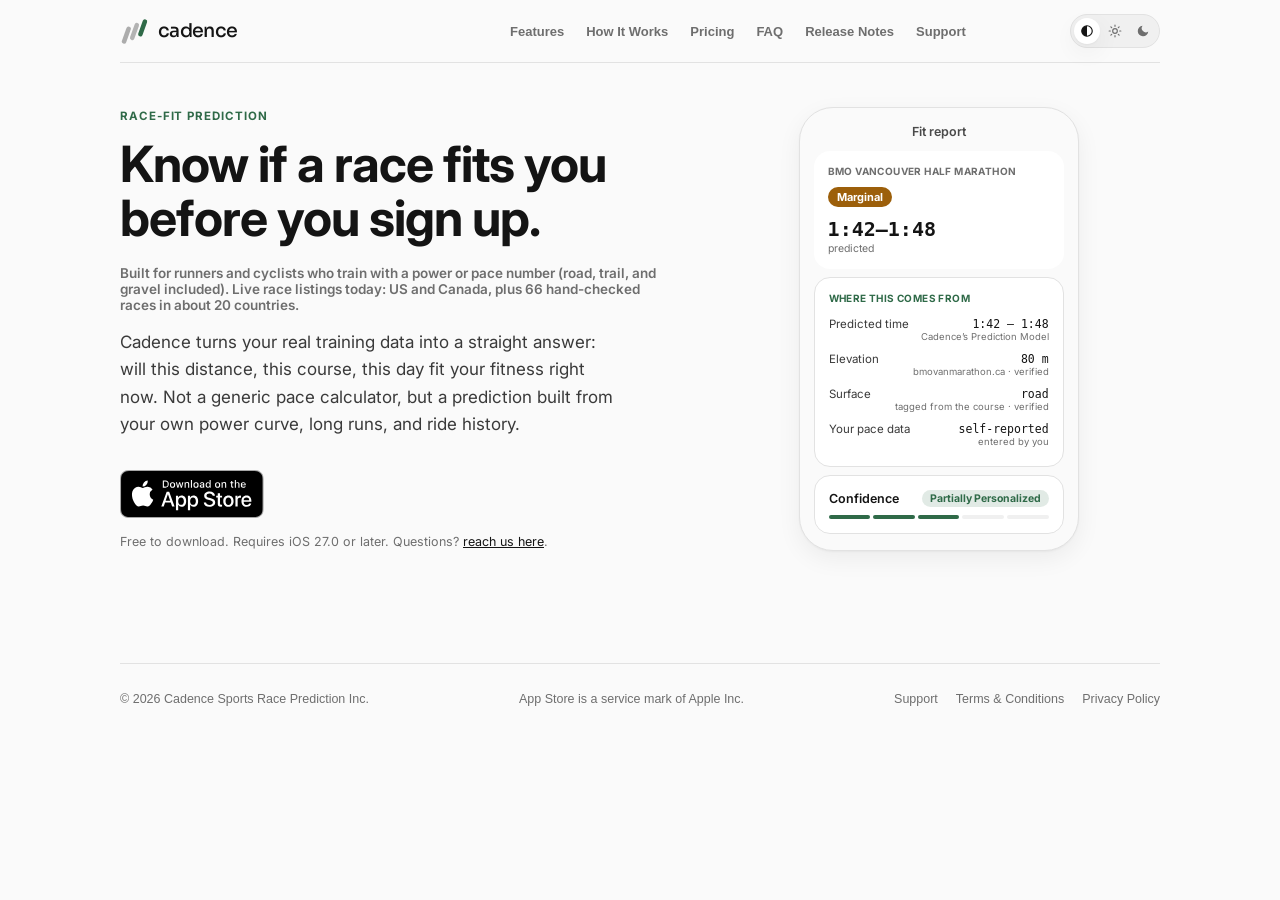
<file: index.html>
<!doctype html>
<html lang="en">
<head>
<meta charset="utf-8" />
<meta name="viewport" content="width=device-width, initial-scale=1" />
<meta name="description" content="Cadence turns your own numbers into a predicted finish range and a fit verdict for any race. Search races by place, distance or name. Free to start on iPhone." />
<link rel="canonical" href="https://cadencesports.ca/" />
<meta property="og:type" content="website" />
<meta property="og:site_name" content="Cadence Race Fit" />
<meta property="og:title" content="Cadence Race Fit: Know If a Race Fits You Before You Sign Up" />
<meta property="og:description" content="Cadence turns your own numbers into a predicted finish range and a fit verdict for any race. Search races by place, distance or name. Free to start on iPhone." />
<meta property="og:url" content="https://cadencesports.ca/" />
<meta name="twitter:card" content="summary_large_image" />
<meta property="og:image" content="https://cadencesports.ca/og-image.png" />
<meta property="og:image:width" content="1200" />
<meta property="og:image:height" content="630" />
<meta property="og:image:alt" content="Cadence: Know if a race fits you before you sign up. A predicted finish range and a fit verdict for any race, from your own numbers." />
<meta name="twitter:image" content="https://cadencesports.ca/og-image.png" />
<link rel="icon" href="/favicon.svg" type="image/svg+xml" />
<link rel="icon" href="/favicon-48.png" sizes="48x48" type="image/png" />
<link rel="apple-touch-icon" href="/apple-touch-icon.png" />
<meta name="google-site-verification" content="n-p0gtwc5WMprq3tyhqV2laSt_2INcgRMFhfq0ZkVi0" />
<script async src="https://cdn.telemetrydeck.com/websdk/telemetrydeck.min.js" data-app-id="EA98CEEC-6501-4A61-B501-E230371667DA"></script>
<script type="application/ld+json">{"@context": "https://schema.org", "@type": "SoftwareApplication", "name": "Cadence Race Fit", "operatingSystem": "iOS", "applicationCategory": "SportsApplication", "description": "Cadence turns your own numbers into a predicted finish range and a fit verdict for any race. Search races by place, distance or name. Free to start on iPhone.", "url": "https://cadencesports.ca/", "downloadUrl": "https://apps.apple.com/ca/app/id6820738411", "offers": {"@type": "Offer", "price": "0", "priceCurrency": "CAD"}}</script>
<!-- Cross-document View Transitions (Chrome/Edge; no-op elsewhere): makes
     navigating between pages fade rather than hard-cut, and — combined
     with nav's own view-transition-name in nav.css — lets the browser
     treat nav as one continuous element across the page boundary instead
     of tearing it down and rebuilding it. Features/Pricing/FAQ already
     feel continuous because they're scroll positions on one loaded page;
     this is the equivalent for Release Notes/Support/Privacy/Terms,
     which are genuinely separate documents and would otherwise always
     have a harder cut no matter how the scroll itself is handled. -->
<meta name="view-transition" content="same-origin">
<title>Cadence Race Fit: Know If a Race Fits You Before You Sign Up</title>
<script>
  // Must run before first paint so an explicit Light/Dark choice (saved by
  // theme-toggle.js below) takes effect immediately, not after a flash of
  // the wrong theme. Mirrors the app's own system/light/dark Appearance
  // setting (Theme.swift) — "system" is simply no override at all, left
  // to the existing prefers-color-scheme media query in this page's CSS.
  (function () {
    try {
      var t = localStorage.getItem('cadence-theme');
      if (t === 'light' || t === 'dark') document.documentElement.setAttribute('data-theme', t);
    } catch (e) {}
  })();
</script>
<link rel="preconnect" href="https://fonts.googleapis.com">
<link rel="preconnect" href="https://fonts.gstatic.com" crossorigin>
<link href="https://fonts.googleapis.com/css2?family=Sora:wght@500;600&family=Inter:wght@400;500;600;700&display=swap" rel="stylesheet">
<style>
  /* Tokens transcribed exactly from ios/Cadence/Theme.swift, same palette
     as support/terms/privacy — one shared system across the whole site. */
  :root {
    --bg: #FAFAFA;
    --surface: #FFFFFF;
    --surface-alt: #F0F0F0;
    --divider: #E2E2E2;
    --text: #141414;
    --body-text: #3A3A3A;
    --meta: #6E6E6E;
    --label: #4A4A4A;
    --good: #2F6A48;
    --accent: #141414;
    --on-accent: #FFFFFF;
    --shadow: 0 1px 2px rgba(20, 20, 20, 0.04), 0 8px 24px rgba(20, 20, 20, 0.06);
  }
  @media (prefers-color-scheme: dark) {
    :root:not([data-theme="light"]) {
      --bg: #0C0C0C;
      --surface: #1A1A1A;
      --surface-alt: #131313;
      --divider: #2E2E2E;
      --text: #F5F5F5;
      --body-text: #D0D0D0;
      --meta: #8A8A8A;
      --label: #B5B5B5;
      --good: #5FBF8F;
      --accent: #F5F5F5;
      --on-accent: #000000;
      --shadow: 0 1px 2px rgba(0, 0, 0, 0.3), 0 8px 24px rgba(0, 0, 0, 0.35);
    }
  }
  :root[data-theme="dark"] {
    --bg: #0C0C0C;
    --surface: #1A1A1A;
    --surface-alt: #131313;
    --divider: #2E2E2E;
    --text: #F5F5F5;
    --body-text: #D0D0D0;
    --meta: #8A8A8A;
    --label: #B5B5B5;
    --good: #5FBF8F;
    --accent: #F5F5F5;
    --on-accent: #000000;
    --shadow: 0 1px 2px rgba(0, 0, 0, 0.3), 0 8px 24px rgba(0, 0, 0, 0.35);
  }

  * { box-sizing: border-box; }
  /* Always reserve the vertical scrollbar's space, even on a page short
     enough it doesn't need to scroll — otherwise a page that scrolls
     (this one) and one just barely short enough not to (e.g. Release
     Notes) end up with different available widths, and everything
     centered in the body, nav included, visibly shifts a few pixels
     between them. */
  html { overflow-y: scroll; }
  html, body {
    margin: 0;
    padding: 0;
    background: var(--bg);
    color: var(--text);
    font-family: "Inter", -apple-system, BlinkMacSystemFont, "Segoe UI", Roboto, Helvetica, Arial, sans-serif;
    -webkit-font-smoothing: antialiased;
  }
  body { display: flex; justify-content: center; }
  /* No top padding: nav must sit flush against the very top of the page
     at rest, exactly where it ends up once stuck (position: sticky,
     top: 0) after scrolling — matches every other page. */
  main { width: 100%; max-width: 1080px; padding: 0 20px 64px; }

  a { color: inherit; }

  /* Nav/brand/footer styling lives in the shared /nav.css (linked in
     <head>), not here — see that file's own header comment for why. */

  /* Hero */
  .hero {
    display: grid; grid-template-columns: 1.1fr 0.9fr; gap: 56px; align-items: center;
    padding: 12px 0 88px;
  }
  @media (max-width: 760px) { .hero { grid-template-columns: 1fr; gap: 40px; padding: 0 0 56px; } }

  .eyebrow {
    font-size: 11.5px; font-weight: 700; letter-spacing: 0.08em; text-transform: uppercase;
    color: var(--good); margin: 0 0 14px;
  }
  h1 {
    font-size: clamp(32px, 4.4vw, 50px); line-height: 1.08; letter-spacing: -0.02em;
    margin: 0 0 20px;
  }
  .scope-note { font-size: 13.5px; font-weight: 600; color: var(--meta); margin: 0 0 16px; }
  .lede { font-size: 17px; line-height: 1.6; color: var(--body-text); margin: 0 0 32px; max-width: 46ch; }

  .cta-row { display: flex; align-items: center; gap: 16px; flex-wrap: wrap; }
  /* Apple's official App Store badge, unmodified: black artwork on both
     themes, 48px high (Apple's minimum is 40px). */
  .store-badge { display: inline-block; line-height: 0; border-radius: 9px; }
  .store-badge:focus-visible { outline: 2px solid var(--text); outline-offset: 3px; }
  .badge-svg { height: 48px; width: auto; display: block; }
  .cta-note { font-size: 12.5px; color: var(--meta); }
  .cta-note a { color: var(--text); }

  /* Device frame — a recreation of the real Fit report screen (same copy
     and components as the Features page), not a stock photo. */
  .device-wrap { display: flex; justify-content: center; }
  .prow { display: flex; justify-content: space-between; gap: 10px; font-size: 11.5px; padding: 5px 0; }
  .prow .l { color: var(--body-text); } .prow .r { text-align: right; } .prow .r b { display: block; font-weight: 500; font-family: ui-monospace, "SF Mono", Menlo, monospace; font-size: 11.5px; color: var(--text); } .prow .r i { display: block; font-style: normal; font-size: 9.5px; color: var(--meta); }
  /* --- Device frame. Radius/spacing follow ios/Cadence/Theme.swift's own
     scale: CadenceRadius.card = 16 (cards), .control = 10 (buttons/fields/
     pills); CadenceSpacing xs/sm/md/lg = 4/8/14/20. The device bezel
     itself (34px) matches the homepage hero's own device frame — a
     hardware conceit, not a Theme.swift token. --- */
  .step-device { display: flex; justify-content: center; }
  .device { width: 280px; border-radius: 34px; border: 1px solid var(--divider); background: var(--bg); box-shadow: var(--shadow); overflow: hidden; padding: 10px 0 16px; }
  .device-header { text-align: center; font-size: 12.5px; font-weight: 600; color: var(--label); padding: 6px 0 12px; }
  .device-body { padding: 0 14px; display: flex; flex-direction: column; gap: 8px; }
  .d-card { background: var(--surface); border-radius: 16px; padding: 14px; }
  .d-card.outline { border: 1px solid var(--divider); }

  /* Fit report mockup */
  .fr-kicker { font-size: 10px; font-weight: 700; letter-spacing: 0.04em; text-transform: uppercase; color: var(--meta); margin-bottom: 8px; }
  /* Feasibility badge colors are intentionally fixed hex, not adaptive
     tokens: Theme.swift's FEAS set (comfortable/marginal/hard) is deliberately
     solid/white-ink in both themes, separate from the --good/--warn pair
     used everywhere else on this page. */
  .feas-badge { display: inline-block; font-size: 11px; font-weight: 700; color: #fff; padding: 3px 9px; border-radius: 999px; }
  .feas-marginal { background: #9C5F0A; }
  /* CadenceRecencyDot: a small filled dot marking how fresh a self-reported
     number is — amber once it's aging, none when fresh/measured. */
  .cd-dot { display: inline-block; width: 6px; height: 6px; border-radius: 999px; margin-right: 6px; vertical-align: middle; }
  .cd-dot.warn { background: var(--warn); }
  .cd-dot.good { background: var(--good); }
  .fr-range { font-family: ui-monospace, "SF Mono", Menlo, monospace; font-size: 20px; font-weight: 600; margin-top: 10px; }
  .fr-sub { font-size: 10.5px; color: var(--meta); margin-top: 1px; }
  .fr-row { display: flex; align-items: center; justify-content: space-between; font-size: 12.5px; font-weight: 600; }
  .fr-tag { font-size: 10.5px; font-weight: 700; color: var(--good); background: color-mix(in srgb, var(--good) 14%, transparent); padding: 2px 8px; border-radius: 999px; }
  .fr-tag-limiter { font-size: 10.5px; font-weight: 700; color: var(--text); background: var(--surface-alt); padding: 2px 8px; border-radius: 999px; }
  .tier-tag { font-size: 10.5px; font-weight: 700; color: var(--label); background: var(--surface-alt); padding: 2px 8px; border-radius: 999px; }
  .connect-btn { margin-top: 8px; text-align: center; font-size: 12px; font-weight: 600; color: var(--on-accent); background: var(--accent); border-radius: 10px; padding: 8px; }
  .fr-meter { display: flex; gap: 3px; margin-top: 8px; }
  .fr-meter span { flex: 1; height: 4px; border-radius: 2px; background: var(--surface-alt); }
  .fr-meter span.on { background: var(--good); }
  .fr-note { font-size: 11px; line-height: 1.5; color: var(--meta); margin-top: 7px; }

</style>
<link rel="stylesheet" href="/nav.css">
</head>
<body>
<main>
  <nav>
    <a class="nav-brand-link" href="/">
      <div class="brand">
        <svg viewBox="0 0 32 32" role="img" aria-label="Cadence">
          <line x1="4.5" y1="27" x2="9.5" y2="13" stroke="var(--meta)" stroke-width="5" stroke-linecap="round" opacity="0.55"></line>
          <line x1="13.5" y1="23" x2="18.5" y2="9" stroke="var(--meta)" stroke-width="5" stroke-linecap="round" opacity="0.5"></line>
          <line x1="22.5" y1="19" x2="27.5" y2="5" stroke="var(--good)" stroke-width="5" stroke-linecap="round"></line>
        </svg>
        <span class="brand-word">cadence</span>
      </div>
    </a>
    <div class="nav-right">
      <div class="nav-links" id="nav-links">
        <a href="/features/">Features</a>
        <a href="/how-it-works/">How It Works</a>
        <a href="/pricing/">Pricing</a>
        <a href="/faq/">FAQ</a>
        <a href="/release-notes/">Release Notes</a>
        <a href="/support/">Support</a>
      </div>
      <div class="theme-toggle" role="group" aria-label="Appearance">
        <button type="button" data-theme-choice="system" aria-label="System appearance" aria-pressed="false">
          <svg viewBox="0 0 24 24"><circle cx="12" cy="12" r="9" fill="none" stroke="currentColor" stroke-width="2"></circle><path d="M12 3a9 9 0 000 18z" fill="currentColor"></path></svg>
        </button>
        <button type="button" data-theme-choice="light" aria-label="Light appearance" aria-pressed="false">
          <svg viewBox="0 0 24 24" fill="none" stroke="currentColor" stroke-width="2" stroke-linecap="round"><circle cx="12" cy="12" r="4"></circle><path d="M12 2v2M12 20v2M4.93 4.93l1.41 1.41M17.66 17.66l1.41 1.41M2 12h2M20 12h2M4.93 19.07l1.41-1.41M17.66 6.34l1.41-1.41"></path></svg>
        </button>
        <button type="button" data-theme-choice="dark" aria-label="Dark appearance" aria-pressed="false">
          <svg viewBox="0 0 24 24" fill="currentColor"><path d="M21 12.79A9 9 0 1111.21 3 7 7 0 0021 12.79z"></path></svg>
        </button>
      </div>
      <button class="menu-btn" type="button" aria-expanded="false" aria-controls="nav-links" aria-label="Menu"><svg class="bars" width="18" height="18" viewBox="0 0 24 24" fill="none" stroke="currentColor" stroke-width="2" stroke-linecap="round"><path d="M4 7h16M4 12h16M4 17h16"/></svg><svg class="x" width="18" height="18" viewBox="0 0 24 24" fill="none" stroke="currentColor" stroke-width="2" stroke-linecap="round"><path d="M6 6l12 12M18 6L6 18"/></svg></button>
    </div>
  </nav>

  <section class="hero">
    <div>
      <p class="eyebrow">Race-fit prediction</p>
      <h1>Know if a race fits you before you sign up.</h1>
      <p class="scope-note">Built for runners and cyclists who train with a power or pace number (road, trail, and gravel included). Live race listings today: US and Canada, plus 66 hand-checked races in about 20 countries.</p>
      <p class="lede">Cadence turns your real training data into a straight answer: will this distance, this course, this day fit your fitness right now. Not a generic pace calculator, but a prediction built from your own power curve, long runs, and ride history.</p>
      <div class="cta-row">
        <a class="store-badge" href="https://apps.apple.com/ca/app/id6820738411" aria-label="Download Cadence Race Fit on the App Store">
          <svg class="badge-svg" role="img" aria-label="Download on the App Store" xmlns="http://www.w3.org/2000/svg" width="119.66407" height="40" viewBox="0 0 119.66407 40">
  <title>Download_on_the_App_Store_Badge_US-UK_RGB_blk_4SVG_092917</title>
  <g>
    <g>
      <g>
        <path d="M110.13477,0H9.53468c-.3667,0-.729,0-1.09473.002-.30615.002-.60986.00781-.91895.0127A13.21476,13.21476,0,0,0,5.5171.19141a6.66509,6.66509,0,0,0-1.90088.627A6.43779,6.43779,0,0,0,1.99757,1.99707,6.25844,6.25844,0,0,0,.81935,3.61816a6.60119,6.60119,0,0,0-.625,1.90332,12.993,12.993,0,0,0-.1792,2.002C.00587,7.83008.00489,8.1377,0,8.44434V31.5586c.00489.3105.00587.6113.01515.9219a12.99232,12.99232,0,0,0,.1792,2.0019,6.58756,6.58756,0,0,0,.625,1.9043A6.20778,6.20778,0,0,0,1.99757,38.001a6.27445,6.27445,0,0,0,1.61865,1.1787,6.70082,6.70082,0,0,0,1.90088.6308,13.45514,13.45514,0,0,0,2.0039.1768c.30909.0068.6128.0107.91895.0107C8.80567,40,9.168,40,9.53468,40H110.13477c.3594,0,.7246,0,1.084-.002.3047,0,.6172-.0039.9219-.0107a13.279,13.279,0,0,0,2-.1768,6.80432,6.80432,0,0,0,1.9082-.6308,6.27742,6.27742,0,0,0,1.6172-1.1787,6.39482,6.39482,0,0,0,1.1816-1.6143,6.60413,6.60413,0,0,0,.6191-1.9043,13.50643,13.50643,0,0,0,.1856-2.0019c.0039-.3106.0039-.6114.0039-.9219.0078-.3633.0078-.7246.0078-1.0938V9.53613c0-.36621,0-.72949-.0078-1.09179,0-.30664,0-.61426-.0039-.9209a13.5071,13.5071,0,0,0-.1856-2.002,6.6177,6.6177,0,0,0-.6191-1.90332,6.46619,6.46619,0,0,0-2.7988-2.7998,6.76754,6.76754,0,0,0-1.9082-.627,13.04394,13.04394,0,0,0-2-.17676c-.3047-.00488-.6172-.01074-.9219-.01269-.3594-.002-.7246-.002-1.084-.002Z" style="fill: #a6a6a6"/>
        <path d="M8.44483,39.125c-.30468,0-.602-.0039-.90429-.0107a12.68714,12.68714,0,0,1-1.86914-.1631,5.88381,5.88381,0,0,1-1.65674-.5479,5.40573,5.40573,0,0,1-1.397-1.0166,5.32082,5.32082,0,0,1-1.02051-1.3965,5.72186,5.72186,0,0,1-.543-1.6572,12.41351,12.41351,0,0,1-.1665-1.875c-.00634-.2109-.01464-.9131-.01464-.9131V8.44434S.88185,7.75293.8877,7.5498a12.37039,12.37039,0,0,1,.16553-1.87207,5.7555,5.7555,0,0,1,.54346-1.6621A5.37349,5.37349,0,0,1,2.61183,2.61768,5.56543,5.56543,0,0,1,4.01417,1.59521a5.82309,5.82309,0,0,1,1.65332-.54394A12.58589,12.58589,0,0,1,7.543.88721L8.44532.875H111.21387l.9131.0127a12.38493,12.38493,0,0,1,1.8584.16259,5.93833,5.93833,0,0,1,1.6709.54785,5.59374,5.59374,0,0,1,2.415,2.41993,5.76267,5.76267,0,0,1,.5352,1.64892,12.995,12.995,0,0,1,.1738,1.88721c.0029.2832.0029.5874.0029.89014.0079.375.0079.73193.0079,1.09179V30.4648c0,.3633,0,.7178-.0079,1.0752,0,.3252,0,.6231-.0039.9297a12.73126,12.73126,0,0,1-.1709,1.8535,5.739,5.739,0,0,1-.54,1.67,5.48029,5.48029,0,0,1-1.0156,1.3857,5.4129,5.4129,0,0,1-1.3994,1.0225,5.86168,5.86168,0,0,1-1.668.5498,12.54218,12.54218,0,0,1-1.8692.1631c-.2929.0068-.5996.0107-.8974.0107l-1.084.002Z"/>
      </g>
      <g id="_Group_" data-name="&lt;Group&gt;">
        <g id="_Group_2" data-name="&lt;Group&gt;">
          <g id="_Group_3" data-name="&lt;Group&gt;">
            <path id="_Path_" data-name="&lt;Path&gt;" d="M24.76888,20.30068a4.94881,4.94881,0,0,1,2.35656-4.15206,5.06566,5.06566,0,0,0-3.99116-2.15768c-1.67924-.17626-3.30719,1.00483-4.1629,1.00483-.87227,0-2.18977-.98733-3.6085-.95814a5.31529,5.31529,0,0,0-4.47292,2.72787c-1.934,3.34842-.49141,8.26947,1.3612,10.97608.9269,1.32535,2.01018,2.8058,3.42763,2.7533,1.38706-.05753,1.9051-.88448,3.5794-.88448,1.65876,0,2.14479.88448,3.591.8511,1.48838-.02416,2.42613-1.33124,3.32051-2.66914a10.962,10.962,0,0,0,1.51842-3.09251A4.78205,4.78205,0,0,1,24.76888,20.30068Z" style="fill: #fff"/>
            <path id="_Path_2" data-name="&lt;Path&gt;" d="M22.03725,12.21089a4.87248,4.87248,0,0,0,1.11452-3.49062,4.95746,4.95746,0,0,0-3.20758,1.65961,4.63634,4.63634,0,0,0-1.14371,3.36139A4.09905,4.09905,0,0,0,22.03725,12.21089Z" style="fill: #fff"/>
          </g>
        </g>
        <g>
          <path d="M42.30227,27.13965h-4.7334l-1.13672,3.35645H34.42727l4.4834-12.418h2.083l4.4834,12.418H43.438ZM38.0591,25.59082h3.752l-1.84961-5.44727h-.05176Z" style="fill: #fff"/>
          <path d="M55.15969,25.96973c0,2.81348-1.50586,4.62109-3.77832,4.62109a3.0693,3.0693,0,0,1-2.84863-1.584h-.043v4.48438h-1.8584V21.44238H48.4302v1.50586h.03418a3.21162,3.21162,0,0,1,2.88281-1.60059C53.645,21.34766,55.15969,23.16406,55.15969,25.96973Zm-1.91016,0c0-1.833-.94727-3.03809-2.39258-3.03809-1.41992,0-2.375,1.23047-2.375,3.03809,0,1.82422.95508,3.0459,2.375,3.0459C52.30227,29.01563,53.24953,27.81934,53.24953,25.96973Z" style="fill: #fff"/>
          <path d="M65.12453,25.96973c0,2.81348-1.50586,4.62109-3.77832,4.62109a3.0693,3.0693,0,0,1-2.84863-1.584h-.043v4.48438h-1.8584V21.44238H58.395v1.50586h.03418A3.21162,3.21162,0,0,1,61.312,21.34766C63.60988,21.34766,65.12453,23.16406,65.12453,25.96973Zm-1.91016,0c0-1.833-.94727-3.03809-2.39258-3.03809-1.41992,0-2.375,1.23047-2.375,3.03809,0,1.82422.95508,3.0459,2.375,3.0459C62.26711,29.01563,63.21438,27.81934,63.21438,25.96973Z" style="fill: #fff"/>
          <path d="M71.71047,27.03613c.1377,1.23145,1.334,2.04,2.96875,2.04,1.56641,0,2.69336-.80859,2.69336-1.91895,0-.96387-.67969-1.541-2.28906-1.93652l-1.60937-.3877c-2.28027-.55078-3.33887-1.61719-3.33887-3.34766,0-2.14258,1.86719-3.61426,4.51855-3.61426,2.624,0,4.42285,1.47168,4.4834,3.61426h-1.876c-.1123-1.23926-1.13672-1.9873-2.63379-1.9873s-2.52148.75684-2.52148,1.8584c0,.87793.6543,1.39453,2.25488,1.79l1.36816.33594c2.54785.60254,3.60645,1.626,3.60645,3.44238,0,2.32324-1.85059,3.77832-4.79395,3.77832-2.75391,0-4.61328-1.4209-4.7334-3.667Z" style="fill: #fff"/>
          <path d="M83.34621,19.2998v2.14258h1.72168v1.47168H83.34621v4.99121c0,.77539.34473,1.13672,1.10156,1.13672a5.80752,5.80752,0,0,0,.61133-.043v1.46289a5.10351,5.10351,0,0,1-1.03223.08594c-1.833,0-2.54785-.68848-2.54785-2.44434V22.91406H80.16262V21.44238H81.479V19.2998Z" style="fill: #fff"/>
          <path d="M86.065,25.96973c0-2.84863,1.67773-4.63867,4.29395-4.63867,2.625,0,4.29492,1.79,4.29492,4.63867,0,2.85645-1.66113,4.63867-4.29492,4.63867C87.72609,30.6084,86.065,28.82617,86.065,25.96973Zm6.69531,0c0-1.9541-.89551-3.10742-2.40137-3.10742s-2.40039,1.16211-2.40039,3.10742c0,1.96191.89453,3.10645,2.40039,3.10645S92.76027,27.93164,92.76027,25.96973Z" style="fill: #fff"/>
          <path d="M96.18606,21.44238h1.77246v1.541h.043a2.1594,2.1594,0,0,1,2.17773-1.63574,2.86616,2.86616,0,0,1,.63672.06934v1.73828a2.59794,2.59794,0,0,0-.835-.1123,1.87264,1.87264,0,0,0-1.93652,2.083v5.37012h-1.8584Z" style="fill: #fff"/>
          <path d="M109.3843,27.83691c-.25,1.64355-1.85059,2.77148-3.89844,2.77148-2.63379,0-4.26855-1.76465-4.26855-4.5957,0-2.83984,1.64355-4.68164,4.19043-4.68164,2.50488,0,4.08008,1.7207,4.08008,4.46582v.63672h-6.39453v.1123a2.358,2.358,0,0,0,2.43555,2.56445,2.04834,2.04834,0,0,0,2.09082-1.27344Zm-6.28223-2.70215h4.52637a2.1773,2.1773,0,0,0-2.2207-2.29785A2.292,2.292,0,0,0,103.10207,25.13477Z" style="fill: #fff"/>
        </g>
      </g>
    </g>
    <g id="_Group_4" data-name="&lt;Group&gt;">
      <g>
        <path d="M37.82619,8.731a2.63964,2.63964,0,0,1,2.80762,2.96484c0,1.90625-1.03027,3.002-2.80762,3.002H35.67092V8.731Zm-1.22852,5.123h1.125a1.87588,1.87588,0,0,0,1.96777-2.146,1.881,1.881,0,0,0-1.96777-2.13379h-1.125Z" style="fill: #fff"/>
        <path d="M41.68068,12.44434a2.13323,2.13323,0,1,1,4.24707,0,2.13358,2.13358,0,1,1-4.24707,0Zm3.333,0c0-.97607-.43848-1.54687-1.208-1.54687-.77246,0-1.207.5708-1.207,1.54688,0,.98389.43457,1.55029,1.207,1.55029C44.57522,13.99463,45.01369,13.42432,45.01369,12.44434Z" style="fill: #fff"/>
        <path d="M51.57326,14.69775h-.92187l-.93066-3.31641h-.07031l-.92676,3.31641h-.91309l-1.24121-4.50293h.90137l.80664,3.436h.06641l.92578-3.436h.85254l.92578,3.436h.07031l.80273-3.436h.88867Z" style="fill: #fff"/>
        <path d="M53.85354,10.19482H54.709v.71533h.06641a1.348,1.348,0,0,1,1.34375-.80225,1.46456,1.46456,0,0,1,1.55859,1.6748v2.915h-.88867V12.00586c0-.72363-.31445-1.0835-.97168-1.0835a1.03294,1.03294,0,0,0-1.0752,1.14111v2.63428h-.88867Z" style="fill: #fff"/>
        <path d="M59.09377,8.437h.88867v6.26074h-.88867Z" style="fill: #fff"/>
        <path d="M61.21779,12.44434a2.13346,2.13346,0,1,1,4.24756,0,2.1338,2.1338,0,1,1-4.24756,0Zm3.333,0c0-.97607-.43848-1.54687-1.208-1.54687-.77246,0-1.207.5708-1.207,1.54688,0,.98389.43457,1.55029,1.207,1.55029C64.11232,13.99463,64.5508,13.42432,64.5508,12.44434Z" style="fill: #fff"/>
        <path d="M66.4009,13.42432c0-.81055.60352-1.27783,1.6748-1.34424l1.21973-.07031v-.38867c0-.47559-.31445-.74414-.92187-.74414-.49609,0-.83984.18213-.93848.50049h-.86035c.09082-.77344.81836-1.26953,1.83984-1.26953,1.12891,0,1.76563.562,1.76563,1.51318v3.07666h-.85547v-.63281h-.07031a1.515,1.515,0,0,1-1.35254.707A1.36026,1.36026,0,0,1,66.4009,13.42432Zm2.89453-.38477v-.37646l-1.09961.07031c-.62012.0415-.90137.25244-.90137.64941,0,.40527.35156.64111.835.64111A1.0615,1.0615,0,0,0,69.29543,13.03955Z" style="fill: #fff"/>
        <path d="M71.34816,12.44434c0-1.42285.73145-2.32422,1.86914-2.32422a1.484,1.484,0,0,1,1.38086.79h.06641V8.437h.88867v6.26074h-.85156v-.71143h-.07031a1.56284,1.56284,0,0,1-1.41406.78564C72.0718,14.772,71.34816,13.87061,71.34816,12.44434Zm.918,0c0,.95508.4502,1.52979,1.20313,1.52979.749,0,1.21191-.583,1.21191-1.52588,0-.93848-.46777-1.52979-1.21191-1.52979C72.72121,10.91846,72.26613,11.49707,72.26613,12.44434Z" style="fill: #fff"/>
        <path d="M79.23,12.44434a2.13323,2.13323,0,1,1,4.24707,0,2.13358,2.13358,0,1,1-4.24707,0Zm3.333,0c0-.97607-.43848-1.54687-1.208-1.54687-.77246,0-1.207.5708-1.207,1.54688,0,.98389.43457,1.55029,1.207,1.55029C82.12453,13.99463,82.563,13.42432,82.563,12.44434Z" style="fill: #fff"/>
        <path d="M84.66945,10.19482h.85547v.71533h.06641a1.348,1.348,0,0,1,1.34375-.80225,1.46456,1.46456,0,0,1,1.55859,1.6748v2.915H87.605V12.00586c0-.72363-.31445-1.0835-.97168-1.0835a1.03294,1.03294,0,0,0-1.0752,1.14111v2.63428h-.88867Z" style="fill: #fff"/>
        <path d="M93.51516,9.07373v1.1416h.97559v.74854h-.97559V13.2793c0,.47168.19434.67822.63672.67822a2.96657,2.96657,0,0,0,.33887-.02051v.74023a2.9155,2.9155,0,0,1-.4834.04541c-.98828,0-1.38184-.34766-1.38184-1.21582v-2.543h-.71484v-.74854h.71484V9.07373Z" style="fill: #fff"/>
        <path d="M95.70461,8.437h.88086v2.48145h.07031a1.3856,1.3856,0,0,1,1.373-.80664,1.48339,1.48339,0,0,1,1.55078,1.67871v2.90723H98.69v-2.688c0-.71924-.335-1.0835-.96289-1.0835a1.05194,1.05194,0,0,0-1.13379,1.1416v2.62988h-.88867Z" style="fill: #fff"/>
        <path d="M104.76125,13.48193a1.828,1.828,0,0,1-1.95117,1.30273A2.04531,2.04531,0,0,1,100.73,12.46045a2.07685,2.07685,0,0,1,2.07617-2.35254c1.25293,0,2.00879.856,2.00879,2.27V12.688h-3.17969v.0498a1.1902,1.1902,0,0,0,1.19922,1.29,1.07934,1.07934,0,0,0,1.07129-.5459Zm-3.126-1.45117h2.27441a1.08647,1.08647,0,0,0-1.1084-1.1665A1.15162,1.15162,0,0,0,101.63527,12.03076Z" style="fill: #fff"/>
      </g>
    </g>
  </g>
</svg>
        </a>
        <span class="cta-note">Free to download. Requires iOS 27.0 or later. Questions? <a href="/support/">reach us here</a>.</span>
      </div>
    </div>
    <div class="device-wrap">
      <div class="device"><div class="device-header">Fit report</div><div class="device-body"><div class="d-card"><div class="fr-kicker">BMO Vancouver Half Marathon</div><span class="feas-badge feas-marginal">Marginal</span><div class="fr-range">1:42&ndash;1:48</div><div class="fr-sub">predicted</div></div><div class="d-card outline"><div class="fr-kicker" style="color:var(--good)">Where this comes from</div><div class="prow"><span class="l">Predicted time</span><span class="r"><b>1:42 &ndash; 1:48</b><i>Cadence&rsquo;s Prediction Model</i></span></div><div class="prow"><span class="l">Elevation</span><span class="r"><b>80 m</b><i>bmovanmarathon.ca &middot; verified</i></span></div><div class="prow"><span class="l">Surface</span><span class="r"><b>road</b><i>tagged from the course &middot; verified</i></span></div><div class="prow"><span class="l">Your pace data</span><span class="r"><b>self-reported</b><i>entered by you</i></span></div></div><div class="d-card outline"><div class="fr-row"><span>Confidence</span><span class="fr-tag">Partially Personalized</span></div><div class="fr-meter"><span class="on"></span><span class="on"></span><span class="on"></span><span></span><span></span></div></div></div></div>
    </div>
  </section>

  <footer>
    <span>&copy; 2026 Cadence Sports Race Prediction Inc.</span>
    <span>App Store is a service mark of Apple Inc.</span>
    <div class="foot-links">
      <a href="/support/">Support</a>
      <a href="/terms/">Terms &amp; Conditions</a>
      <a href="/privacy/">Privacy Policy</a>
    </div>
  </footer>
</main>
<script src="/theme-toggle.js"></script>
</body>
</html>
</file>
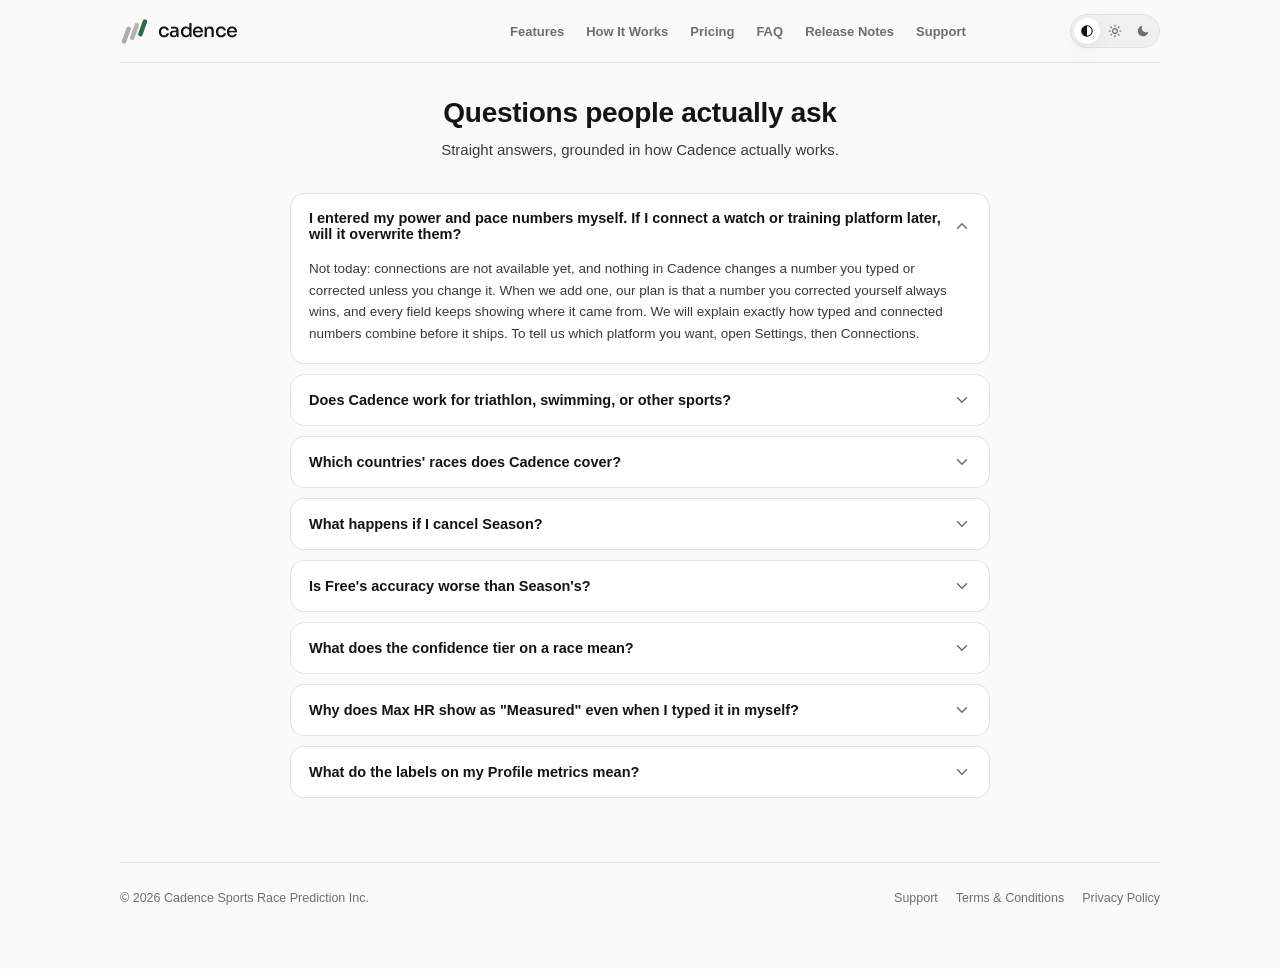
<file: faq/index.html>
<!doctype html>
<html lang="en">
<head>
<meta charset="utf-8" />
<meta name="viewport" content="width=device-width, initial-scale=1" />
<meta name="description" content="Straight answers about how Cadence predicts a race, which countries it covers, what it costs and how your data is handled." />
<link rel="canonical" href="https://cadencesports.ca/faq/" />
<meta property="og:type" content="website" />
<meta property="og:site_name" content="Cadence Race Fit" />
<meta property="og:title" content="FAQ | Cadence Race Fit" />
<meta property="og:description" content="Straight answers about how Cadence predicts a race, which countries it covers, what it costs and how your data is handled." />
<meta property="og:url" content="https://cadencesports.ca/faq/" />
<meta name="twitter:card" content="summary_large_image" />
<meta property="og:image" content="https://cadencesports.ca/og-image.png" />
<meta property="og:image:width" content="1200" />
<meta property="og:image:height" content="630" />
<meta property="og:image:alt" content="Cadence: Know if a race fits you before you sign up. A predicted finish range and a fit verdict for any race, from your own numbers." />
<meta name="twitter:image" content="https://cadencesports.ca/og-image.png" />
<link rel="icon" href="/favicon.svg" type="image/svg+xml" />
<link rel="icon" href="/favicon-48.png" sizes="48x48" type="image/png" />
<link rel="apple-touch-icon" href="/apple-touch-icon.png" />
<script async src="https://cdn.telemetrydeck.com/websdk/telemetrydeck.min.js" data-app-id="EA98CEEC-6501-4A61-B501-E230371667DA"></script>
<!-- Cross-document View Transitions — see index.html's own comment on
     this same tag for why. -->
<meta name="view-transition" content="same-origin">
<title>FAQ | Cadence Race Fit</title>
<script>
  // Must run before first paint — see theme-toggle.js's own comment.
  (function () {
    try {
      var t = localStorage.getItem('cadence-theme');
      if (t === 'light' || t === 'dark') document.documentElement.setAttribute('data-theme', t);
    } catch (e) {}
  })();
</script>
<link rel="preconnect" href="https://fonts.googleapis.com">
<link rel="preconnect" href="https://fonts.gstatic.com" crossorigin>
<link href="https://fonts.googleapis.com/css2?family=Sora:wght@500&display=swap" rel="stylesheet">
<style>
  /* Tokens transcribed exactly from ios/Cadence/Theme.swift, same as every
     other page on this site — one shared palette. */
  :root {
    --bg: #FAFAFA;
    --surface: #FFFFFF;
    --surface-alt: #F0F0F0;
    --divider: #E2E2E2;
    --text: #141414;
    --body-text: #3A3A3A;
    --meta: #6E6E6E;
    --label: #4A4A4A;
    --good: #2F6A48;
    --accent: #141414;
    --on-accent: #FFFFFF;
    --shadow: 0 1px 2px rgba(20, 20, 20, 0.04), 0 8px 24px rgba(20, 20, 20, 0.06);
  }
  @media (prefers-color-scheme: dark) {
    :root:not([data-theme="light"]) {
      --bg: #0C0C0C;
      --surface: #1A1A1A;
      --surface-alt: #131313;
      --divider: #2E2E2E;
      --text: #F5F5F5;
      --body-text: #D0D0D0;
      --meta: #8A8A8A;
      --label: #B5B5B5;
      --good: #5FBF8F;
      --accent: #F5F5F5;
      --on-accent: #000000;
      --shadow: 0 1px 2px rgba(0, 0, 0, 0.3), 0 8px 24px rgba(0, 0, 0, 0.35);
    }
  }
  :root[data-theme="dark"] {
    --bg: #0C0C0C;
    --surface: #1A1A1A;
    --surface-alt: #131313;
    --divider: #2E2E2E;
    --text: #F5F5F5;
    --body-text: #D0D0D0;
    --meta: #8A8A8A;
    --label: #B5B5B5;
    --good: #5FBF8F;
    --accent: #F5F5F5;
    --on-accent: #000000;
    --shadow: 0 1px 2px rgba(0, 0, 0, 0.3), 0 8px 24px rgba(0, 0, 0, 0.35);
  }

  * { box-sizing: border-box; }
  /* Always reserve the vertical scrollbar's space, even on a page short
     enough it doesn't need to scroll — otherwise this page and one that
     does scroll end up with different available widths, and everything
     centered in the body, nav included, visibly shifts a few pixels
     between them. */
  html { overflow-y: scroll; }
  html, body {
    margin: 0;
    padding: 0;
    background: var(--bg);
    color: var(--text);
    font-family: -apple-system, BlinkMacSystemFont, "Segoe UI", Roboto, Helvetica, Arial, sans-serif;
    -webkit-font-smoothing: antialiased;
  }
  body {
    display: flex;
    justify-content: center;
    min-height: 100vh;
  }
  /* 1080px to match every other page — nav lives inside main, so main's
     own max-width is what nav's visible width tracks. No top padding: nav
     must sit flush with the very top of the page at rest. */
  main {
    width: 100%;
    max-width: 1080px;
    padding: 0 20px 64px;
  }
  .content {
    max-width: 1080px;
    margin: 0 auto;
  }

  /* Nav/brand/footer styling lives in the shared /nav.css (linked in
     <head>), not here — see that file's own header comment for why. */

  h1 {
    font-size: 28px;
    line-height: 1.25;
    margin: 0 0 8px;
    letter-spacing: -0.01em;
    text-align: center;
  }
  .lede {
    color: var(--body-text);
    font-size: 15px;
    line-height: 1.55;
    margin: 0 auto 32px;
    max-width: 56ch;
    text-align: center;
  }

  /* FAQ list — same rules as the homepage's own #faq section. */
  .faq-list { display: flex; flex-direction: column; gap: 10px; max-width: 700px; margin: 0 auto 64px; }
  details.faq-item {
    background: var(--surface); border: 1px solid var(--divider); border-radius: 14px;
    overflow: hidden;
  }
  details.faq-item summary {
    list-style: none; cursor: pointer; padding: 16px 18px;
    display: flex; align-items: center; justify-content: space-between; gap: 12px;
    font-size: 14.5px; font-weight: 600;
  }
  details.faq-item summary::-webkit-details-marker { display: none; }
  details.faq-item summary .chevron {
    flex: none; width: 18px; height: 18px; color: var(--meta);
    transition: transform 0.18s ease;
  }
  details.faq-item[open] summary .chevron { transform: rotate(180deg); }
  details.faq-item .faq-answer {
    padding: 0 18px 18px; font-size: 13.5px; line-height: 1.6; color: var(--body-text);
  }
  details.faq-item summary:focus-visible {
    outline: 2px solid var(--good); outline-offset: -2px;
  }
</style>
<link rel="stylesheet" href="/nav.css">
</head>
<body>
  <main>
    <nav>
      <a class="nav-brand-link" href="/">
        <div class="brand">
          <!-- Three round-capped diagonal strides, the last one lit — per
               Theme.swift's CadenceMark construction spec (32-unit grid). -->
          <svg viewBox="0 0 32 32" role="img" aria-label="Cadence">
            <line x1="4.5" y1="27" x2="9.5" y2="13" stroke="var(--meta)" stroke-width="5" stroke-linecap="round" opacity="0.55"></line>
            <line x1="13.5" y1="23" x2="18.5" y2="9" stroke="var(--meta)" stroke-width="5" stroke-linecap="round" opacity="0.5"></line>
            <line x1="22.5" y1="19" x2="27.5" y2="5" stroke="var(--good)" stroke-width="5" stroke-linecap="round"></line>
          </svg>
          <span class="brand-word">cadence</span>
        </div>
      </a>
      <div class="nav-right">
        <div class="nav-links" id="nav-links">
        <a href="/features/">Features</a>
        <a href="/how-it-works/">How It Works</a>
        <a href="/pricing/">Pricing</a>
        <a href="/faq/">FAQ</a>
        <a href="/release-notes/">Release Notes</a>
        <a href="/support/">Support</a>
      </div>
        <div class="theme-toggle" role="group" aria-label="Appearance">
          <button type="button" data-theme-choice="system" aria-label="System appearance" aria-pressed="false">
            <svg viewBox="0 0 24 24"><circle cx="12" cy="12" r="9" fill="none" stroke="currentColor" stroke-width="2"></circle><path d="M12 3a9 9 0 000 18z" fill="currentColor"></path></svg>
          </button>
          <button type="button" data-theme-choice="light" aria-label="Light appearance" aria-pressed="false">
            <svg viewBox="0 0 24 24" fill="none" stroke="currentColor" stroke-width="2" stroke-linecap="round"><circle cx="12" cy="12" r="4"></circle><path d="M12 2v2M12 20v2M4.93 4.93l1.41 1.41M17.66 17.66l1.41 1.41M2 12h2M20 12h2M4.93 19.07l1.41-1.41M17.66 6.34l1.41-1.41"></path></svg>
          </button>
          <button type="button" data-theme-choice="dark" aria-label="Dark appearance" aria-pressed="false">
            <svg viewBox="0 0 24 24" fill="currentColor"><path d="M21 12.79A9 9 0 1111.21 3 7 7 0 0021 12.79z"></path></svg>
          </button>
        </div>
        <button class="menu-btn" type="button" aria-expanded="false" aria-controls="nav-links" aria-label="Menu"><svg class="bars" width="18" height="18" viewBox="0 0 24 24" fill="none" stroke="currentColor" stroke-width="2" stroke-linecap="round"><path d="M4 7h16M4 12h16M4 17h16"/></svg><svg class="x" width="18" height="18" viewBox="0 0 24 24" fill="none" stroke="currentColor" stroke-width="2" stroke-linecap="round"><path d="M6 6l12 12M18 6L6 18"/></svg></button>
      </div>
    </nav>
    <div class="content">

    <h1>Questions people actually ask</h1>
    <p class="lede">Straight answers, grounded in how Cadence actually works.</p>

    <div class="faq-list">
      <details class="faq-item" open>
        <summary>
          <span>I entered my power and pace numbers myself. If I connect a watch or training platform later, will it overwrite them?</span>
          <svg class="chevron" viewBox="0 0 24 24" fill="none"><path d="M6 9l6 6 6-6" stroke="currentColor" stroke-width="2" stroke-linecap="round" stroke-linejoin="round"/></svg>
        </summary>
        <div class="faq-answer">Not today: connections are not available yet, and nothing in Cadence changes a number you typed or corrected unless you change it. When we add one, our plan is that a number you corrected yourself always wins, and every field keeps showing where it came from. We will explain exactly how typed and connected numbers combine before it ships. To tell us which platform you want, open Settings, then Connections.</div>
      </details>
      <details class="faq-item">
        <summary>
          <span>Does Cadence work for triathlon, swimming, or other sports?</span>
          <svg class="chevron" viewBox="0 0 24 24" fill="none"><path d="M6 9l6 6 6-6" stroke="currentColor" stroke-width="2" stroke-linecap="round" stroke-linejoin="round"/></svg>
        </summary>
        <div class="faq-answer">Not yet. Cadence is built specifically for running and cycling races today: road, trail, and gravel included. Other sports aren't on the current roadmap.</div>
      </details>
      <details class="faq-item">
        <summary>
          <span>Which countries' races does Cadence cover?</span>
          <svg class="chevron" viewBox="0 0 24 24" fill="none"><path d="M6 9l6 6 6-6" stroke="currentColor" stroke-width="2" stroke-linecap="round" stroke-linejoin="round"/></svg>
        </summary>
        <div class="faq-answer">Live race listings cover the US and Canada. Elsewhere, Cadence includes 66 hand-checked races in about 20 countries, including the Berlin, London and Tokyo marathons, and you can search for or add any other race yourself by typing its distance and elevation or uploading a GPX file. Cadence can be downloaded in Canada, the US, Europe, Australia, New Zealand and Singapore.</div>
      </details>
      <details class="faq-item">
        <summary>
          <span>What happens if I cancel Season?</span>
          <svg class="chevron" viewBox="0 0 24 24" fill="none"><path d="M6 9l6 6 6-6" stroke="currentColor" stroke-width="2" stroke-linecap="round" stroke-linejoin="round"/></svg>
        </summary>
        <div class="faq-answer">Turning off auto-renew keeps your full Season access through the end of the period you already paid for. You won't be charged again, but you're not cut off early either. Once that period ends (or if a refund/revocation happens), your account reverts to Free right away.</div>
      </details>
      <details class="faq-item">
        <summary>
          <span>Is Free's accuracy worse than Season's?</span>
          <svg class="chevron" viewBox="0 0 24 24" fill="none"><path d="M6 9l6 6 6-6" stroke="currentColor" stroke-width="2" stroke-linecap="round" stroke-linejoin="round"/></svg>
        </summary>
        <div class="faq-answer">No. The prediction model is the same on both plans: the same inputs give the same confidence tier, limiter, and predicted range. Season adds unlimited tracking, a focus and peak race, race-day targets, season planning with dated taper and recovery windows, and your track record. Your predicted range is the same on both. Accuracy is never a paid feature.</div>
      </details>
      <details class="faq-item">
        <summary>
          <span>What does the confidence tier on a race mean?</span>
          <svg class="chevron" viewBox="0 0 24 24" fill="none"><path d="M6 9l6 6 6-6" stroke="currentColor" stroke-width="2" stroke-linecap="round" stroke-linejoin="round"/></svg>
        </summary>
        <div class="faq-answer">It shows how personal a prediction is. It counts the results behind it, not how accurate it has been proven to be. Population-Based means nothing of yours is in it yet: it is built from athletes who answered like you did. Partially Personalized means you have confirmed one race result. Personalized means you have confirmed two or more. Verified means you have confirmed a result for that very race. A race with unknown elevation, or a ride with an out-of-date FTP, drops to a lower tier until that is fixed. Separately, once enough athletes have confirmed results at a distance, Cadence also says how many real results its range was tested on.</div>
      </details>
      <details class="faq-item">
        <summary>
          <span>Why does Max HR show as &quot;Measured&quot; even when I typed it in myself?</span>
          <svg class="chevron" viewBox="0 0 24 24" fill="none"><path d="M6 9l6 6 6-6" stroke="currentColor" stroke-width="2" stroke-linecap="round" stroke-linejoin="round"/></svg>
        </summary>
        <div class="faq-answer">Unlike a field like FTP, which can be estimated or computed from other numbers, your max heart rate isn't something you can reasonably guess. Whatever you enter came from a real effort you actually observed, whether that's a heart rate monitor reading or a race you remember clearly. So Cadence treats it as measured the moment it's on file, no matter the source, rather than starting it in a lower-trust tier the way it does for fields that really are just estimates until confirmed.</div>
      </details>
      <details class="faq-item">
        <summary>
          <span>What do the labels on my Profile metrics mean?</span>
          <svg class="chevron" viewBox="0 0 24 24" fill="none"><path d="M6 9l6 6 6-6" stroke="currentColor" stroke-width="2" stroke-linecap="round" stroke-linejoin="round"/></svg>
        </summary>
        <div class="faq-answer">
          <p style="margin:0 0 10px;">Each metric on your Profile carries two separate pieces of information: a trust tier (how confident Cadence is in that number) and a source (where it actually came from).</p>
          <p style="margin:0 0 6px;"><strong>Trust tier:</strong></p>
          <ul style="margin:0 0 10px; padding-left:18px;">
            <li><strong>Measured</strong> &ndash; a real recorded effort, not an estimate (your max heart rate, or an FTP backed by an actual power-curve reading).</li>
            <li><strong>Self-reported</strong> &ndash; a number you typed in that isn't backed by that kind of underlying data yet. Still used for predictions, just with wider bands until confirmed.</li>
            <li><strong>Corrected by you</strong> &ndash; you used &quot;This looks wrong&quot; to override what Cadence had on file.</li>
            <li><strong>Verified</strong> &ndash; shown for race results once you've confirmed at least one real finish time.</li>
            <li><strong>Missing</strong> &ndash; nothing on file yet for that field.</li>
          </ul>
          <p style="margin:0 0 6px;"><strong>Source:</strong> &quot;Entered by you&quot; or &quot;Synced earlier&quot; (a figure that arrived through a connection older versions of Cadence offered). Literally where that number came from.</p>
          <p style="margin:0;">A small colored dot beside a measurement shows how recent it is, and turns amber as it ages, since the model trusts an old number a little less than a fresh one.</p>
        </div>
      </details>
    </div>

    </div>
    <footer>
      <span>&copy; 2026 Cadence Sports Race Prediction Inc.</span>
      <div class="foot-links">
        <a href="/support/">Support</a>
        <a href="/terms/">Terms &amp; Conditions</a>
        <a href="/privacy/">Privacy Policy</a>
      </div>
    </footer>
  </main>
<script src="/theme-toggle.js"></script>
</body>
</html>
</file>
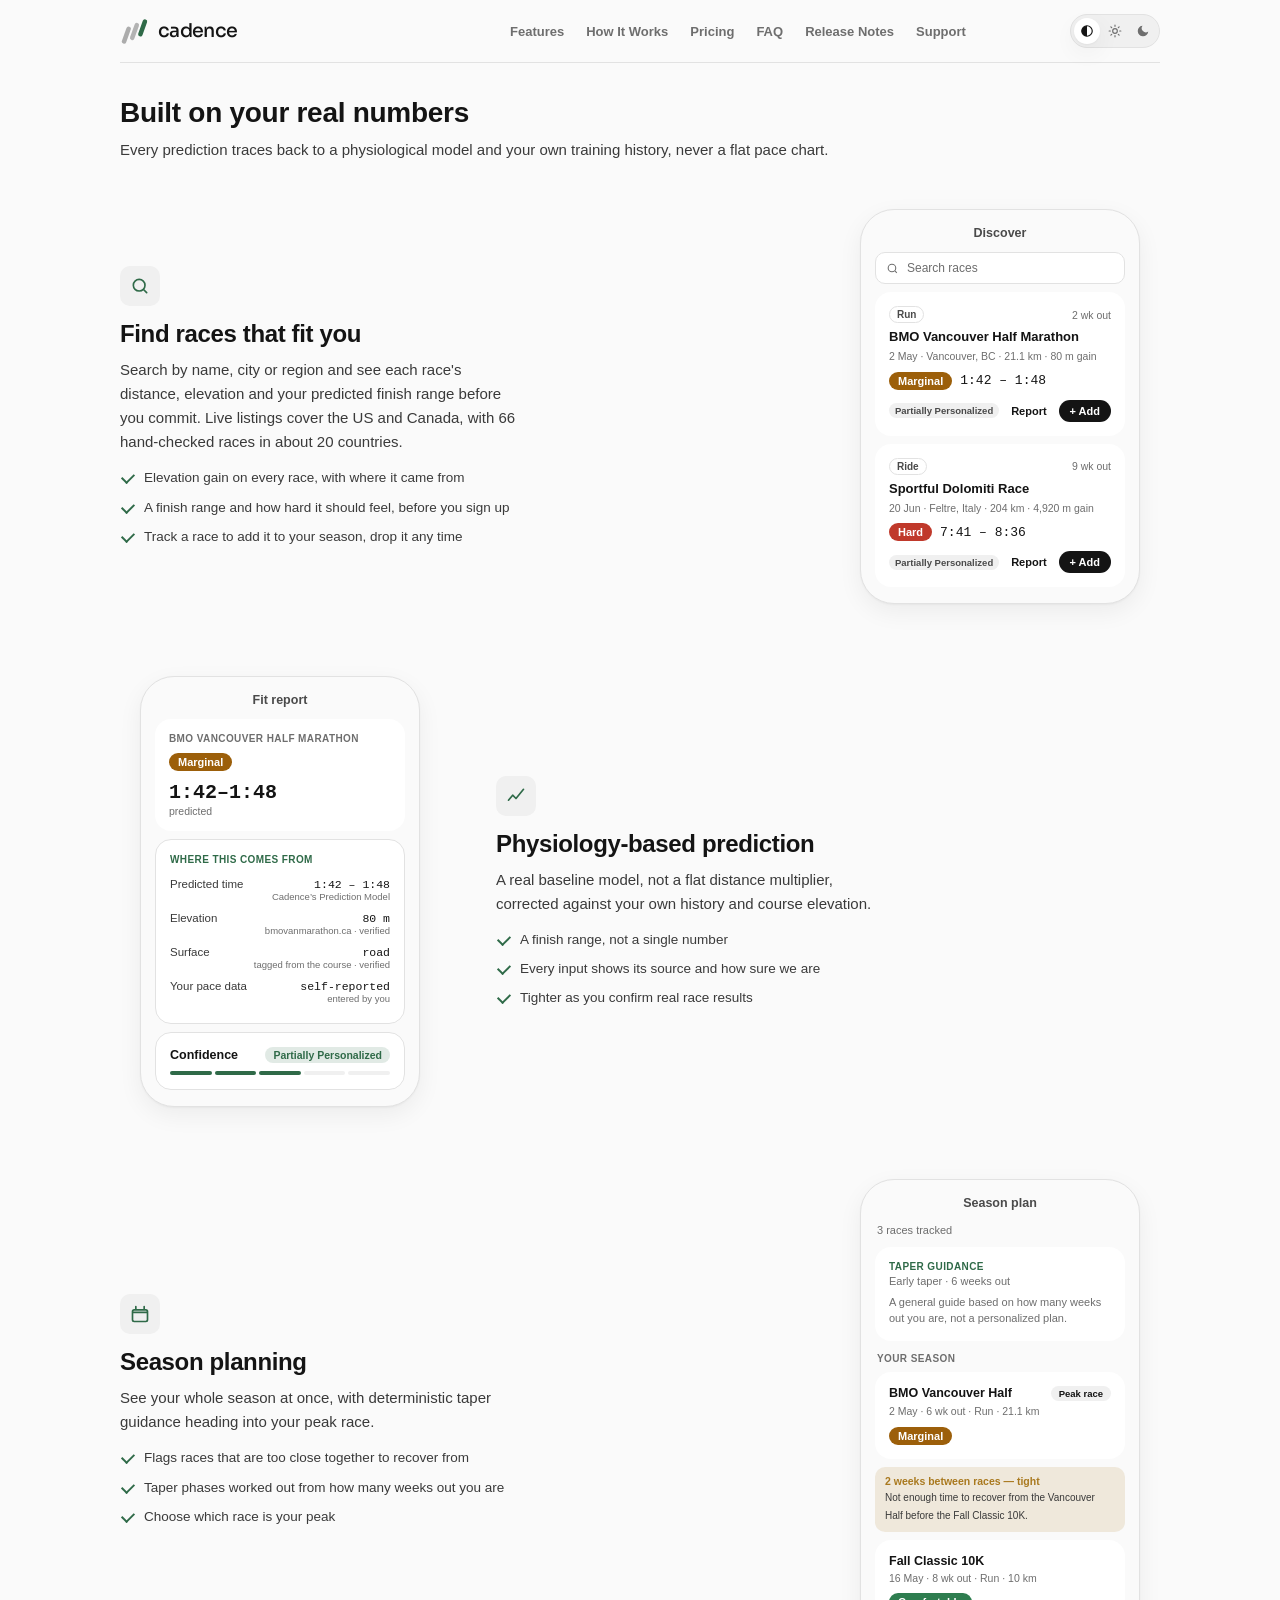
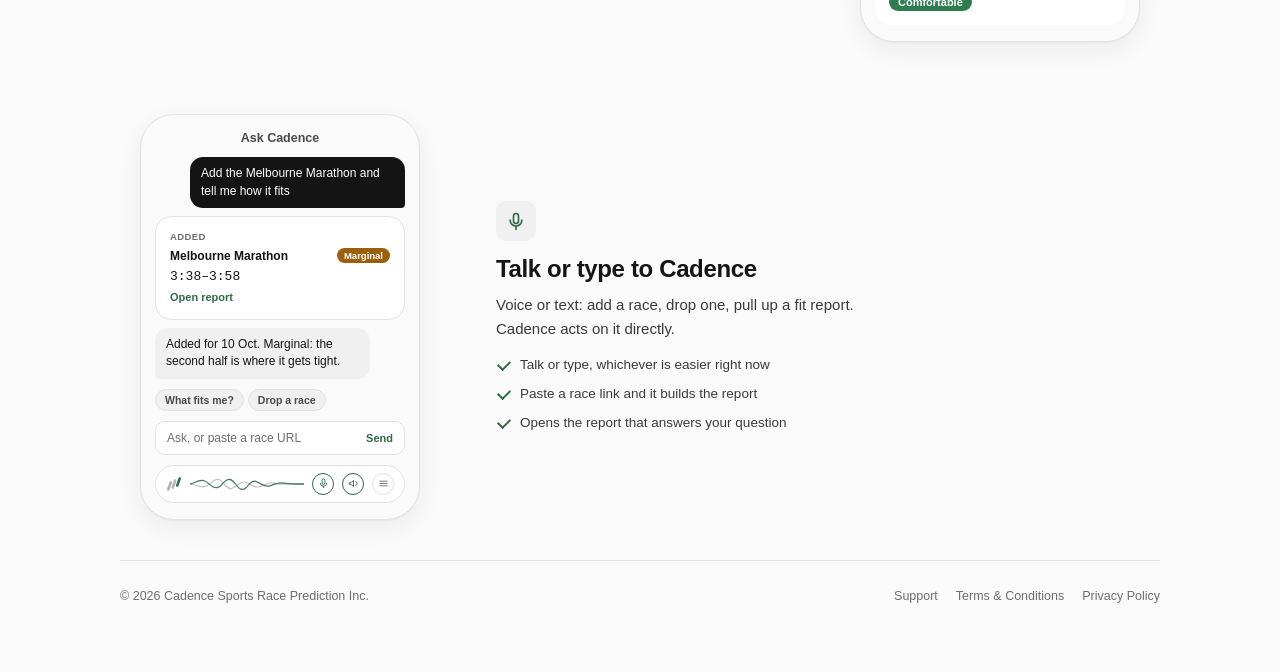
<file: features/index.html>
<!doctype html>
<html lang="en">
<head>
<meta charset="utf-8" />
<meta name="viewport" content="width=device-width, initial-scale=1" />
<meta name="description" content="Search races by place, distance or name, see a fit verdict and a predicted range for each, plan a season, and check every result against what Cadence predicted." />
<link rel="canonical" href="https://cadencesports.ca/features/" />
<meta property="og:type" content="website" />
<meta property="og:site_name" content="Cadence Race Fit" />
<meta property="og:title" content="Features | Cadence Race Fit" />
<meta property="og:description" content="Search races by place, distance or name, see a fit verdict and a predicted range for each, plan a season, and check every result against what Cadence predicted." />
<meta property="og:url" content="https://cadencesports.ca/features/" />
<meta name="twitter:card" content="summary_large_image" />
<meta property="og:image" content="https://cadencesports.ca/og-image.png" />
<meta property="og:image:width" content="1200" />
<meta property="og:image:height" content="630" />
<meta property="og:image:alt" content="Cadence: Know if a race fits you before you sign up. A predicted finish range and a fit verdict for any race, from your own numbers." />
<meta name="twitter:image" content="https://cadencesports.ca/og-image.png" />
<link rel="icon" href="/favicon.svg" type="image/svg+xml" />
<link rel="icon" href="/favicon-48.png" sizes="48x48" type="image/png" />
<link rel="apple-touch-icon" href="/apple-touch-icon.png" />
<script async src="https://cdn.telemetrydeck.com/websdk/telemetrydeck.min.js" data-app-id="EA98CEEC-6501-4A61-B501-E230371667DA"></script>
<!-- Cross-document View Transitions — see index.html's own comment on
     this same tag for why. -->
<meta name="view-transition" content="same-origin">
<title>Features | Cadence Race Fit</title>
<script>
  // Must run before first paint — see theme-toggle.js's own comment.
  (function () {
    try {
      var t = localStorage.getItem('cadence-theme');
      if (t === 'light' || t === 'dark') document.documentElement.setAttribute('data-theme', t);
    } catch (e) {}
  })();
</script>
<link rel="preconnect" href="https://fonts.googleapis.com">
<link rel="preconnect" href="https://fonts.gstatic.com" crossorigin>
<link href="https://fonts.googleapis.com/css2?family=Sora:wght@500&display=swap" rel="stylesheet">
<style>
  /* Tokens transcribed exactly from ios/Cadence/Theme.swift, same as every
     other page on this site — one shared palette. */
  :root {
    --bg: #FAFAFA;
    --surface: #FFFFFF;
    --surface-alt: #F0F0F0;
    --divider: #E2E2E2;
    --text: #141414;
    --body-text: #3A3A3A;
    --meta: #6E6E6E;
    --label: #4A4A4A;
    --good: #2F6A48;
    --warn: #A9791F;
    --accent: #141414;
    --on-accent: #FFFFFF;
    --shadow: 0 1px 2px rgba(20, 20, 20, 0.04), 0 8px 24px rgba(20, 20, 20, 0.06);
  }
  @media (prefers-color-scheme: dark) {
    :root:not([data-theme="light"]) {
      --bg: #0C0C0C;
      --surface: #1A1A1A;
      --surface-alt: #131313;
      --divider: #2E2E2E;
      --text: #F5F5F5;
      --body-text: #D0D0D0;
      --meta: #8A8A8A;
      --label: #B5B5B5;
      --good: #5FBF8F;
      --warn: #C9A227;
      --accent: #F5F5F5;
      --on-accent: #000000;
      --shadow: 0 1px 2px rgba(0, 0, 0, 0.3), 0 8px 24px rgba(0, 0, 0, 0.35);
    }
  }
  :root[data-theme="dark"] {
    --bg: #0C0C0C;
    --surface: #1A1A1A;
    --surface-alt: #131313;
    --divider: #2E2E2E;
    --text: #F5F5F5;
    --body-text: #D0D0D0;
    --meta: #8A8A8A;
    --label: #B5B5B5;
    --good: #5FBF8F;
    --warn: #C9A227;
    --accent: #F5F5F5;
    --on-accent: #000000;
    --shadow: 0 1px 2px rgba(0, 0, 0, 0.3), 0 8px 24px rgba(0, 0, 0, 0.35);
  }

  * { box-sizing: border-box; }
  /* Always reserve the vertical scrollbar's space, even on a page short
     enough it doesn't need to scroll — otherwise this page and one that
     does scroll end up with different available widths, and everything
     centered in the body, nav included, visibly shifts a few pixels
     between them. */
  html { overflow-y: scroll; }
  html, body {
    margin: 0;
    padding: 0;
    background: var(--bg);
    color: var(--text);
    font-family: -apple-system, BlinkMacSystemFont, "Segoe UI", Roboto, Helvetica, Arial, sans-serif;
    -webkit-font-smoothing: antialiased;
  }
  body {
    display: flex;
    justify-content: center;
    min-height: 100vh;
  }
  /* 1080px to match every other page — nav lives inside main, so main's
     own max-width is what nav's visible width tracks. No top padding: nav
     must sit flush with the very top of the page at rest. */
  main {
    width: 100%;
    max-width: 1080px;
    padding: 0 20px 64px;
  }
  .content {
    max-width: 1080px;
    margin: 0 auto;
  }

  /* Nav/brand/footer styling lives in the shared /nav.css (linked in
     <head>), not here — see that file's own header comment for why. */

  h1 {
    font-size: 28px;
    line-height: 1.25;
    margin: 0 0 8px;
    letter-spacing: -0.01em;
  }
  .lede {
    color: var(--body-text);
    font-size: 15px;
    line-height: 1.55;
    margin: 0 0 32px;
  }

  /* Feature sections: text beside an app screen, in the same device frame the
     How It Works page uses. */
  .features-list { display: flex; flex-direction: column; gap: 72px; margin: 48px 0 40px; }
  .feat { display: grid; grid-template-columns: 1fr 320px; column-gap: 56px; align-items: center; }
  .feat.rev { grid-template-columns: 320px 1fr; }
  .feat.rev .feat-text { order: 2; }
  .feat.rev .step-device { order: 1; }
  .feat-icon { width: 40px; height: 40px; border-radius: 10px; background: var(--surface-alt); color: var(--good); display: flex; align-items: center; justify-content: center; margin-bottom: 14px; }
  .feat-text h2 { font-size: 24px; letter-spacing: -0.015em; margin: 0 0 10px; text-wrap: balance; }
  .feat-text p { font-size: 15px; line-height: 1.6; color: var(--body-text); margin: 0 0 14px; max-width: 48ch; }
  .feat-text ul { list-style: none; padding: 0; margin: 0; display: flex; flex-direction: column; gap: 9px; max-width: 48ch; }
  .feat-text li { font-size: 13.5px; line-height: 1.5; color: var(--body-text); padding-left: 24px; position: relative; }
  .feat-text li::before { content: ""; position: absolute; left: 2px; top: 5px; width: 10px; height: 6px; border-left: 2px solid var(--good); border-bottom: 2px solid var(--good); transform: rotate(-45deg); }
  .newtag { display: inline-block; font-size: 10.5px; font-weight: 700; letter-spacing: .05em; text-transform: uppercase; color: var(--good); border: 1px solid var(--good); border-radius: 999px; padding: 2px 8px; margin-left: 8px; vertical-align: middle; }
  @media (max-width: 820px) {
    .feat, .feat.rev { grid-template-columns: 1fr; row-gap: 20px; }
    .feat.rev .feat-text, .feat.rev .step-device { order: 0; }
    .step-device { justify-self: center; }
  }
  /* extra screen pieces */
  .searchbar { display: flex; align-items: center; gap: 8px; background: var(--surface); border: 1px solid var(--divider); border-radius: 10px; padding: 8px 10px; font-size: 12px; color: var(--meta); }
  .rc-top { display: flex; align-items: center; justify-content: space-between; font-size: 10.5px; color: var(--meta); margin-bottom: 6px; }
  .rc-tag { font-size: 10px; font-weight: 700; border: 1px solid var(--divider); border-radius: 999px; padding: 2px 7px; color: var(--label); }
  .rc-title { font-size: 13px; font-weight: 600; line-height: 1.3; }
  .rc-meta { font-size: 10.5px; color: var(--meta); margin-top: 3px; line-height: 1.4; }
  .rc-range-row { display: flex; align-items: center; gap: 8px; margin-top: 8px; }
  .rc-range { font-family: ui-monospace, "SF Mono", Menlo, monospace; font-size: 13px; }
  .rc-actions { display: flex; align-items: center; justify-content: space-between; gap: 6px; margin-top: 10px; }
  .rc-actions .tier-tag { white-space: nowrap; font-size: 9.5px; padding: 2px 6px; }
  .rc-actions span { white-space: nowrap; }
  .rc-actions span { font-size: 11px; font-weight: 600; }
  .rc-add { background: var(--accent); color: var(--on-accent); border-radius: 999px; padding: 5px 11px; }
  .feas-comfortable { background: #2E7D4F; } .feas-hard { background: #C0392B; }
  .prow { display: flex; justify-content: space-between; gap: 10px; font-size: 11.5px; padding: 5px 0; }
  .prow .l { color: var(--body-text); } .prow .r { text-align: right; } .prow .r b { display: block; font-weight: 500; font-family: ui-monospace, "SF Mono", Menlo, monospace; font-size: 11.5px; color: var(--text); } .prow .r i { display: block; font-style: normal; font-size: 9.5px; color: var(--meta); }
  .platrow { display: flex; align-items: center; gap: 9px; padding: 7px 0; }
  .platbadge { width: 26px; height: 26px; border-radius: 8px; background: var(--surface-alt); border: 1px solid var(--divider); display: flex; align-items: center; justify-content: center; font-size: 10px; font-weight: 700; flex: none; }
  .platmid { flex: 1; min-width: 0; } .platmid b { display: block; font-size: 12px; } .platmid span { font-size: 10px; color: var(--meta); }
  .smallbtn { font-size: 10.5px; font-weight: 600; border: 1px solid var(--divider); border-radius: 8px; padding: 4px 9px; color: var(--text); }
  .smallbtn.on { color: var(--good); border-color: var(--good); }
  .gapwarn { background: color-mix(in srgb, var(--warn) 14%, transparent); border-radius: 10px; padding: 8px 10px; }
  .gapwarn b { display: block; font-size: 10.5px; color: var(--warn); } .gapwarn span { font-size: 10px; line-height: 1.45; color: var(--body-text); }
  .gapok { font-size: 10px; color: var(--meta); padding: 2px 2px; }
  .peaktag { font-size: 9.5px; font-weight: 700; background: var(--surface-alt); border-radius: 999px; padding: 2px 8px; color: var(--text); }

  /* --- Device frame. Radius/spacing follow ios/Cadence/Theme.swift's own
     scale: CadenceRadius.card = 16 (cards), .control = 10 (buttons/fields/
     pills); CadenceSpacing xs/sm/md/lg = 4/8/14/20. The device bezel
     itself (34px) matches the homepage hero's own device frame — a
     hardware conceit, not a Theme.swift token. --- */
  .step-device { display: flex; justify-content: center; }
  .device { width: 280px; border-radius: 34px; border: 1px solid var(--divider); background: var(--bg); box-shadow: var(--shadow); overflow: hidden; padding: 10px 0 16px; }
  .device-header { text-align: center; font-size: 12.5px; font-weight: 600; color: var(--label); padding: 6px 0 12px; }
  .device-body { padding: 0 14px; display: flex; flex-direction: column; gap: 8px; }
  .d-card { background: var(--surface); border-radius: 16px; padding: 14px; }
  .d-card.outline { border: 1px solid var(--divider); }

  /* Fit report mockup */
  .fr-kicker { font-size: 10px; font-weight: 700; letter-spacing: 0.04em; text-transform: uppercase; color: var(--meta); margin-bottom: 8px; }
  /* Feasibility badge colors are intentionally fixed hex, not adaptive
     tokens: Theme.swift's FEAS set (comfortable/marginal/hard) is deliberately
     solid/white-ink in both themes, separate from the --good/--warn pair
     used everywhere else on this page. */
  .feas-badge { display: inline-block; font-size: 11px; font-weight: 700; color: #fff; padding: 3px 9px; border-radius: 999px; }
  .feas-marginal { background: #9C5F0A; }
  /* CadenceRecencyDot: a small filled dot marking how fresh a self-reported
     number is — amber once it's aging, none when fresh/measured. */
  .cd-dot { display: inline-block; width: 6px; height: 6px; border-radius: 999px; margin-right: 6px; vertical-align: middle; }
  .cd-dot.warn { background: var(--warn); }
  .cd-dot.good { background: var(--good); }
  .fr-range { font-family: ui-monospace, "SF Mono", Menlo, monospace; font-size: 20px; font-weight: 600; margin-top: 10px; }
  .fr-sub { font-size: 10.5px; color: var(--meta); margin-top: 1px; }
  .fr-row { display: flex; align-items: center; justify-content: space-between; font-size: 12.5px; font-weight: 600; }
  .fr-tag { font-size: 10.5px; font-weight: 700; color: var(--good); background: color-mix(in srgb, var(--good) 14%, transparent); padding: 2px 8px; border-radius: 999px; }
  .fr-tag-limiter { font-size: 10.5px; font-weight: 700; color: var(--text); background: var(--surface-alt); padding: 2px 8px; border-radius: 999px; }
  .tier-tag { font-size: 10.5px; font-weight: 700; color: var(--label); background: var(--surface-alt); padding: 2px 8px; border-radius: 999px; }
  .connect-btn { margin-top: 8px; text-align: center; font-size: 12px; font-weight: 600; color: var(--on-accent); background: var(--accent); border-radius: 10px; padding: 8px; }
  .fr-meter { display: flex; gap: 3px; margin-top: 8px; }
  .fr-meter span { flex: 1; height: 4px; border-radius: 2px; background: var(--surface-alt); }
  .fr-meter span.on { background: var(--good); }
  .fr-note { font-size: 11px; line-height: 1.5; color: var(--meta); margin-top: 7px; }

  /* Taper guidance mockup */
  .sp-kicker { font-size: 10px; font-weight: 700; letter-spacing: 0.04em; text-transform: uppercase; color: var(--good); }
  .sp-sub { font-size: 11px; color: var(--meta); margin-top: 3px; }
  .sp-phase { display: flex; gap: 8px; padding: 7px 0; }
  .sp-phase .dot { width: 8px; height: 8px; border-radius: 999px; border: 2px solid var(--divider); margin-top: 4px; flex: none; }
  .sp-phase.now .dot { background: var(--good); border-color: var(--good); }
  .sp-phase strong { font-size: 12px; display: block; }
  .sp-phase.now strong { color: var(--good); }
  .sp-phase p { font-size: 11px; line-height: 1.45; color: var(--meta); margin: 2px 0 0; }

  /* Chat + voice mockup */
  .bubble { font-size: 12px; line-height: 1.45; padding: 8px 11px; border-radius: 13px; max-width: 86%; }
  .bubble.me { align-self: flex-end; background: var(--accent); color: var(--on-accent); border-bottom-right-radius: 4px; }
  .bubble.agent { align-self: flex-start; background: var(--surface-alt); color: var(--text); border-bottom-left-radius: 4px; }
  .chat-thread { display: flex; flex-direction: column; gap: 8px; }
  .cc-kicker { font-size: 9.5px; font-weight: 700; letter-spacing: 0.04em; text-transform: uppercase; color: var(--meta); margin-bottom: 6px; }
  .cc-row { display: flex; align-items: center; justify-content: space-between; font-size: 12px; font-weight: 600; gap: 8px; }
  .cc-row .feas-badge.small { font-size: 9.5px; padding: 2px 7px; }
  .cc-range { font-family: ui-monospace, "SF Mono", Menlo, monospace; font-size: 13px; margin-top: 6px; }
  .cc-link { display: inline-block; font-size: 11px; font-weight: 600; color: var(--good); margin-top: 7px; text-decoration: none; }
  .chat-chips { display: flex; gap: 4px; flex-wrap: wrap; margin-top: 2px; }
  .chip { font-size: 10.5px; font-weight: 600; color: var(--label); background: var(--surface-alt); border: 1px solid var(--divider); padding: 4px 9px; border-radius: 999px; }
  .chat-input { display: flex; align-items: center; justify-content: space-between; background: var(--surface); border: 1px solid var(--divider); border-radius: 10px; padding: 9px 11px; margin-top: 2px; }
  .ci-placeholder { font-size: 12px; color: var(--meta); }
  .ci-send { font-size: 11px; font-weight: 700; color: var(--good); }
  .voice-bar {
    display: flex; align-items: center; gap: 8px; background: var(--surface);
    border: 1px solid var(--divider); border-radius: 999px; padding: 7px 10px; margin-top: 2px;
  }
  .vb-mark { width: 16px; height: 16px; flex: none; }
  .vb-wave { flex: 1; height: 18px; min-width: 0; }
  .vb-btn { width: 22px; height: 22px; border-radius: 999px; border: 1.5px solid var(--good); background: transparent; display: flex; align-items: center; justify-content: center; color: var(--good); flex: none; }
  .vb-btn.menu { border-color: var(--divider); color: var(--meta); }
</style>
<link rel="stylesheet" href="/nav.css">
</head>
<body>
  <main>
    <nav>
      <a class="nav-brand-link" href="/">
        <div class="brand">
          <!-- Three round-capped diagonal strides, the last one lit — per
               Theme.swift's CadenceMark construction spec (32-unit grid). -->
          <svg viewBox="0 0 32 32" role="img" aria-label="Cadence">
            <line x1="4.5" y1="27" x2="9.5" y2="13" stroke="var(--meta)" stroke-width="5" stroke-linecap="round" opacity="0.55"></line>
            <line x1="13.5" y1="23" x2="18.5" y2="9" stroke="var(--meta)" stroke-width="5" stroke-linecap="round" opacity="0.5"></line>
            <line x1="22.5" y1="19" x2="27.5" y2="5" stroke="var(--good)" stroke-width="5" stroke-linecap="round"></line>
          </svg>
          <span class="brand-word">cadence</span>
        </div>
      </a>
      <div class="nav-right">
        <div class="nav-links" id="nav-links">
        <a href="/features/">Features</a>
        <a href="/how-it-works/">How It Works</a>
        <a href="/pricing/">Pricing</a>
        <a href="/faq/">FAQ</a>
        <a href="/release-notes/">Release Notes</a>
        <a href="/support/">Support</a>
      </div>
        <div class="theme-toggle" role="group" aria-label="Appearance">
          <button type="button" data-theme-choice="system" aria-label="System appearance" aria-pressed="false">
            <svg viewBox="0 0 24 24"><circle cx="12" cy="12" r="9" fill="none" stroke="currentColor" stroke-width="2"></circle><path d="M12 3a9 9 0 000 18z" fill="currentColor"></path></svg>
          </button>
          <button type="button" data-theme-choice="light" aria-label="Light appearance" aria-pressed="false">
            <svg viewBox="0 0 24 24" fill="none" stroke="currentColor" stroke-width="2" stroke-linecap="round"><circle cx="12" cy="12" r="4"></circle><path d="M12 2v2M12 20v2M4.93 4.93l1.41 1.41M17.66 17.66l1.41 1.41M2 12h2M20 12h2M4.93 19.07l1.41-1.41M17.66 6.34l1.41-1.41"></path></svg>
          </button>
          <button type="button" data-theme-choice="dark" aria-label="Dark appearance" aria-pressed="false">
            <svg viewBox="0 0 24 24" fill="currentColor"><path d="M21 12.79A9 9 0 1111.21 3 7 7 0 0021 12.79z"></path></svg>
          </button>
        </div>
        <button class="menu-btn" type="button" aria-expanded="false" aria-controls="nav-links" aria-label="Menu"><svg class="bars" width="18" height="18" viewBox="0 0 24 24" fill="none" stroke="currentColor" stroke-width="2" stroke-linecap="round"><path d="M4 7h16M4 12h16M4 17h16"/></svg><svg class="x" width="18" height="18" viewBox="0 0 24 24" fill="none" stroke="currentColor" stroke-width="2" stroke-linecap="round"><path d="M6 6l12 12M18 6L6 18"/></svg></button>
      </div>
    </nav>
    <div class="content">

    <h1>Built on your real numbers</h1>
    <p class="lede">Every prediction traces back to a physiological model and your own training history, never a flat pace chart.</p>

    <div class="features-list"><section class="feat"><div class="feat-text"><div class="feat-icon"><svg width="20" height="20" viewBox="0 0 24 24" fill="none" stroke="currentColor" stroke-width="2" stroke-linecap="round" stroke-linejoin="round"><circle cx="11" cy="11" r="7"/><path d="M20 20l-3.5-3.5"/></svg></div><h2>Find races that fit you</h2><p>Search by name, city or region and see each race's distance, elevation and your predicted finish range before you commit. Live listings cover the US and Canada, with 66 hand-checked races in about 20 countries.</p><ul><li>Elevation gain on every race, with where it came from</li><li>A finish range and how hard it should feel, before you sign up</li><li>Track a race to add it to your season, drop it any time</li></ul></div><div class="step-device"><div class="device"><div class="device-header">Discover</div><div class="device-body"><div class="searchbar"><svg width="13" height="13" viewBox="0 0 24 24" fill="none" stroke="currentColor" stroke-width="2"><circle cx="11" cy="11" r="7"/><path d="M20 20l-3.5-3.5"/></svg>Search races</div><div class="d-card"><div class="rc-top"><span class="rc-tag">Run</span><span>2 wk out</span></div><div class="rc-title">BMO Vancouver Half Marathon</div><div class="rc-meta">2 May &middot; Vancouver, BC &middot; 21.1 km &middot; 80 m gain</div><div class="rc-range-row"><span class="feas-badge feas-marginal">Marginal</span><span class="rc-range">1:42 &ndash; 1:48</span></div><div class="rc-actions"><span class="tier-tag">Partially Personalized</span><span>Report</span><span class="rc-add">+ Add</span></div></div><div class="d-card"><div class="rc-top"><span class="rc-tag">Ride</span><span>9 wk out</span></div><div class="rc-title">Sportful Dolomiti Race</div><div class="rc-meta">20 Jun &middot; Feltre, Italy &middot; 204 km &middot; 4,920 m gain</div><div class="rc-range-row"><span class="feas-badge feas-hard">Hard</span><span class="rc-range">7:41 &ndash; 8:36</span></div><div class="rc-actions"><span class="tier-tag">Partially Personalized</span><span>Report</span><span class="rc-add">+ Add</span></div></div></div></div></div></section><section class="feat rev"><div class="feat-text"><div class="feat-icon"><svg width="20" height="20" viewBox="0 0 24 24" fill="none" stroke="currentColor" stroke-width="2" stroke-linecap="round" stroke-linejoin="round"><path d="M3 17l5-6 4 4 9-11"/></svg></div><h2>Physiology-based prediction</h2><p>A real baseline model, not a flat distance multiplier, corrected against your own history and course elevation.</p><ul><li>A finish range, not a single number</li><li>Every input shows its source and how sure we are</li><li>Tighter as you confirm real race results</li></ul></div><div class="step-device"><div class="device"><div class="device-header">Fit report</div><div class="device-body"><div class="d-card"><div class="fr-kicker">BMO Vancouver Half Marathon</div><span class="feas-badge feas-marginal">Marginal</span><div class="fr-range">1:42&ndash;1:48</div><div class="fr-sub">predicted</div></div><div class="d-card outline"><div class="fr-kicker" style="color:var(--good)">Where this comes from</div><div class="prow"><span class="l">Predicted time</span><span class="r"><b>1:42 &ndash; 1:48</b><i>Cadence&rsquo;s Prediction Model</i></span></div><div class="prow"><span class="l">Elevation</span><span class="r"><b>80 m</b><i>bmovanmarathon.ca &middot; verified</i></span></div><div class="prow"><span class="l">Surface</span><span class="r"><b>road</b><i>tagged from the course &middot; verified</i></span></div><div class="prow"><span class="l">Your pace data</span><span class="r"><b>self-reported</b><i>entered by you</i></span></div></div><div class="d-card outline"><div class="fr-row"><span>Confidence</span><span class="fr-tag">Partially Personalized</span></div><div class="fr-meter"><span class="on"></span><span class="on"></span><span class="on"></span><span></span><span></span></div></div></div></div></div></section><section class="feat"><div class="feat-text"><div class="feat-icon"><svg width="20" height="20" viewBox="0 0 24 24" fill="none" stroke="currentColor" stroke-width="2" stroke-linecap="round" stroke-linejoin="round"><path d="M3 10h18M7 3v4M17 3v4M5 7h14a2 2 0 012 2v10a2 2 0 01-2 2H5a2 2 0 01-2-2V9a2 2 0 012-2z"/></svg></div><h2>Season planning</h2><p>See your whole season at once, with deterministic taper guidance heading into your peak race.</p><ul><li>Flags races that are too close together to recover from</li><li>Taper phases worked out from how many weeks out you are</li><li>Choose which race is your peak</li></ul></div><div class="step-device"><div class="device"><div class="device-header">Season plan</div><div class="device-body"><div class="fr-note" style="margin:0 2px">3 races tracked</div><div class="d-card"><div class="sp-kicker">Taper guidance</div><div class="sp-sub">Early taper &middot; 6 weeks out</div><div class="fr-note">A general guide based on how many weeks out you are, not a personalized plan.</div></div><div class="fr-kicker" style="margin:4px 2px 0">Your season</div><div class="d-card"><div class="fr-row"><span>BMO Vancouver Half</span><span class="peaktag">Peak race</span></div><div class="rc-meta">2 May &middot; 6 wk out &middot; Run &middot; 21.1 km</div><div style="margin-top:7px"><span class="feas-badge feas-marginal">Marginal</span></div></div><div class="gapwarn"><b>2 weeks between races &mdash; tight</b><span>Not enough time to recover from the Vancouver Half before the Fall Classic 10K.</span></div><div class="d-card"><div class="fr-row"><span>Fall Classic 10K</span></div><div class="rc-meta">16 May &middot; 8 wk out &middot; Run &middot; 10 km</div><div style="margin-top:7px"><span class="feas-badge feas-comfortable">Comfortable</span></div></div></div></div></div></section><section class="feat rev"><div class="feat-text"><div class="feat-icon"><svg width="20" height="20" viewBox="0 0 24 24" fill="none" stroke="currentColor" stroke-width="2" stroke-linecap="round" stroke-linejoin="round"><path d="M12 15a3 3 0 003-3V6a3 3 0 00-6 0v6a3 3 0 003 3zM19 11a7 7 0 01-14 0M12 19v3"/></svg></div><h2>Talk or type to Cadence</h2><p>Voice or text: add a race, drop one, pull up a fit report. Cadence acts on it directly.</p><ul><li>Talk or type, whichever is easier right now</li><li>Paste a race link and it builds the report</li><li>Opens the report that answers your question</li></ul></div><div class="step-device"><div class="device"><div class="device-header">Ask Cadence</div><div class="device-body"><div class="chat-thread"><div class="bubble me">Add the Melbourne Marathon and tell me how it fits</div><div class="d-card outline"><div class="cc-kicker">Added</div><div class="cc-row"><span>Melbourne Marathon</span><span class="feas-badge small feas-marginal">Marginal</span></div><div class="cc-range">3:38&ndash;3:58</div><a class="cc-link" href="#">Open report</a></div><div class="bubble agent">Added for 10 Oct. Marginal: the second half is where it gets tight.</div></div><div class="chat-chips"><span class="chip">What fits me?</span><span class="chip">Drop a race</span></div><div class="chat-input"><span class="ci-placeholder">Ask, or paste a race URL</span><span class="ci-send">Send</span></div><div class="voice-bar"><svg class="vb-mark" viewBox="0 0 32 32"><line x1="4.5" y1="27" x2="9.5" y2="13" stroke="var(--meta)" stroke-width="5" stroke-linecap="round" opacity="0.55"></line><line x1="13.5" y1="23" x2="18.5" y2="9" stroke="var(--meta)" stroke-width="5" stroke-linecap="round" opacity="0.5"></line><line x1="22.5" y1="19" x2="27.5" y2="5" stroke="var(--good)" stroke-width="5" stroke-linecap="round"></line></svg><svg class="vb-wave" viewBox="0 0 160 20" preserveAspectRatio="none" role="img" aria-label="live microphone waveform"><path d="M0,10 C6,10 10,5 18,6 C26,7 30,15 38,14 C46,13 48,4 56,5 C64,6 66,17 74,16 C82,15 84,5 92,7 C100,9 104,14 112,12 C120,10 124,8 132,9 C140,10 146,10 152,10 C156,10 158,10 160,10" fill="none" stroke="var(--good)" stroke-width="1.4" opacity="0.9"/><path d="M0,10 C8,10 12,14 20,13 C28,12 32,4 40,5 C48,6 50,16 58,15 C66,14 70,6 78,8 C86,10 90,15 98,13 C106,11 110,7 118,9 C126,11 132,10 140,10 C148,10 154,10 160,10" fill="none" stroke="var(--meta)" stroke-width="1.3" opacity="0.45"/></svg><span class="vb-btn"><svg width="11" height="11" viewBox="0 0 24 24" fill="none" stroke="currentColor" stroke-width="2"><rect x="9" y="2" width="6" height="12" rx="3"/><path d="M5 11a7 7 0 0014 0M12 18v4"/></svg></span><span class="vb-btn"><svg width="11" height="11" viewBox="0 0 24 24" fill="none" stroke="currentColor" stroke-width="2"><path d="M3 10v4h4l5 5V5L7 10H3z"/><path d="M16 8a4 4 0 010 8"/></svg></span><span class="vb-btn menu"><svg width="11" height="11" viewBox="0 0 24 24" fill="none" stroke="currentColor" stroke-width="2" stroke-linecap="round"><line x1="4" y1="7" x2="20" y2="7"/><line x1="4" y1="12" x2="20" y2="12"/><line x1="4" y1="17" x2="20" y2="17"/></svg></span></div></div></div></div></section></div>

    </div>
    <footer>
      <span>&copy; 2026 Cadence Sports Race Prediction Inc.</span>
      <div class="foot-links">
        <a href="/support/">Support</a>
        <a href="/terms/">Terms &amp; Conditions</a>
        <a href="/privacy/">Privacy Policy</a>
      </div>
    </footer>
  </main>
<script src="/theme-toggle.js"></script>
</body>
</html>
</file>
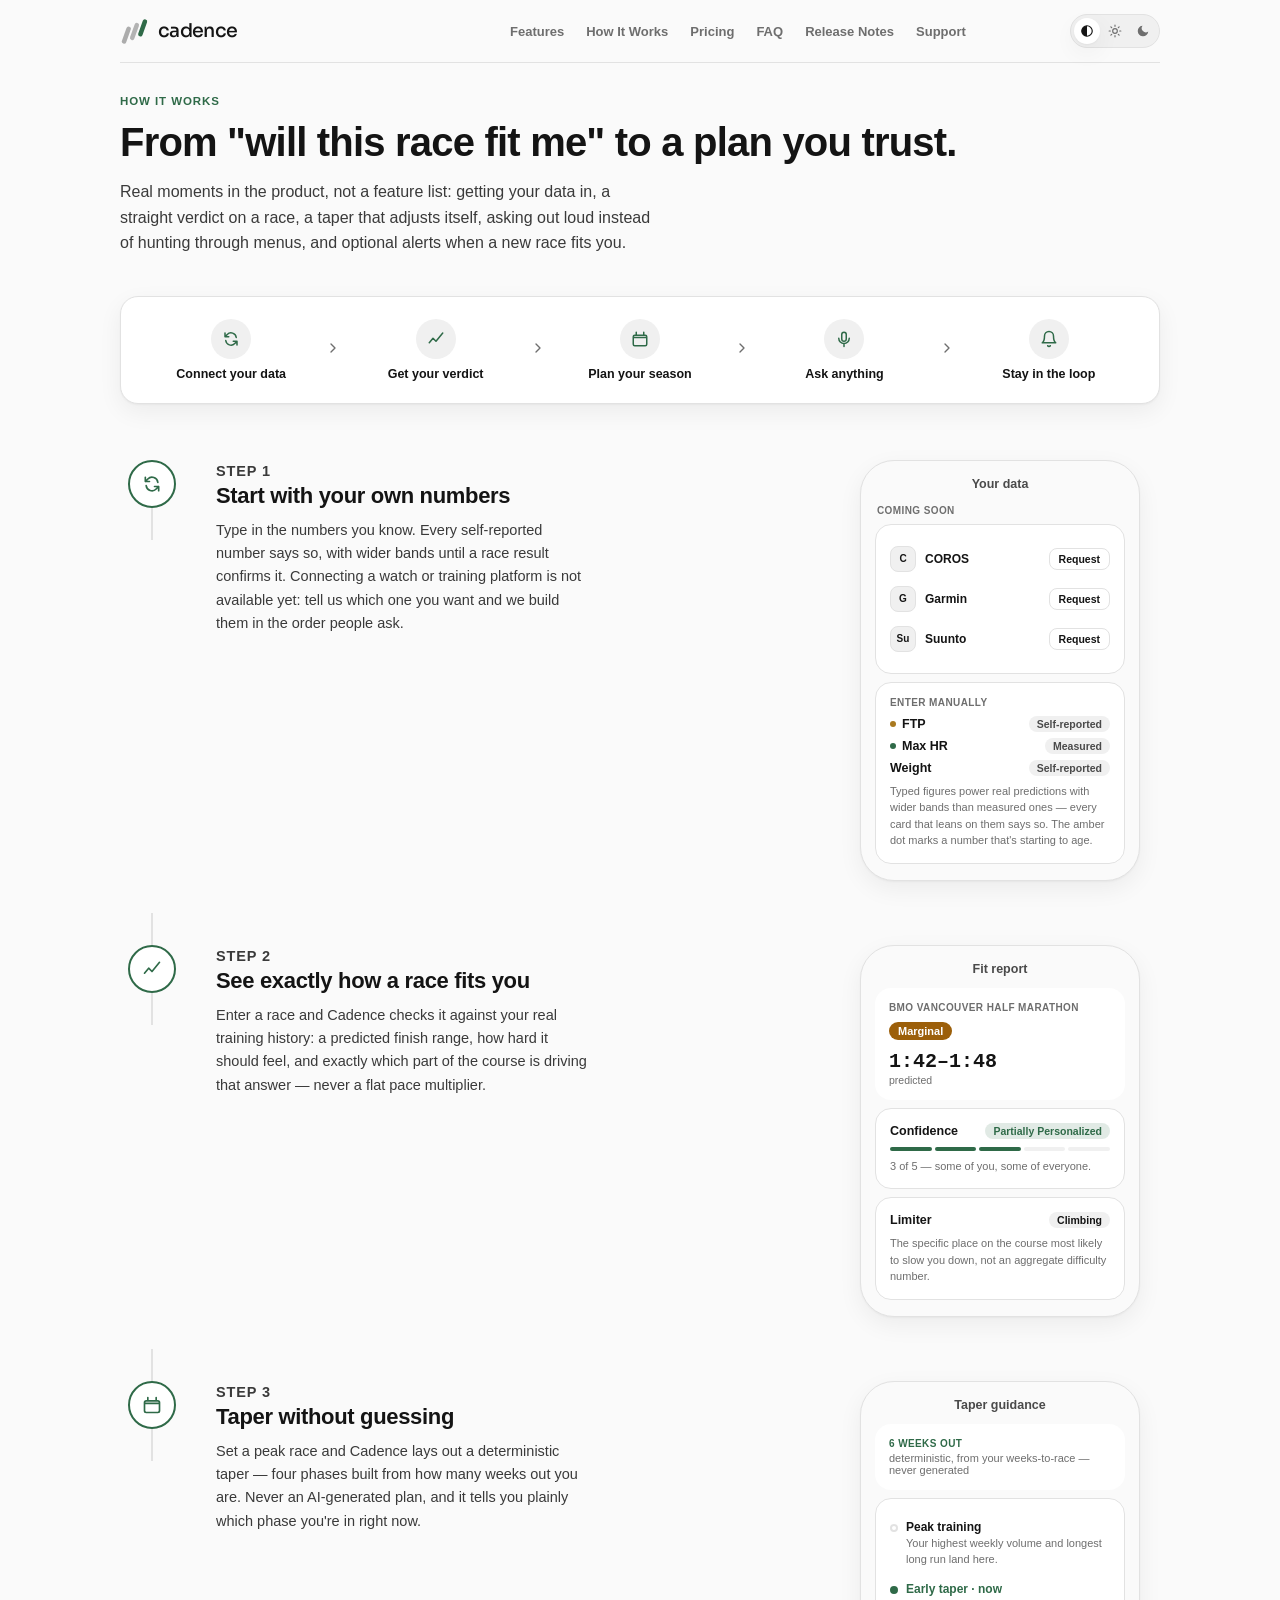
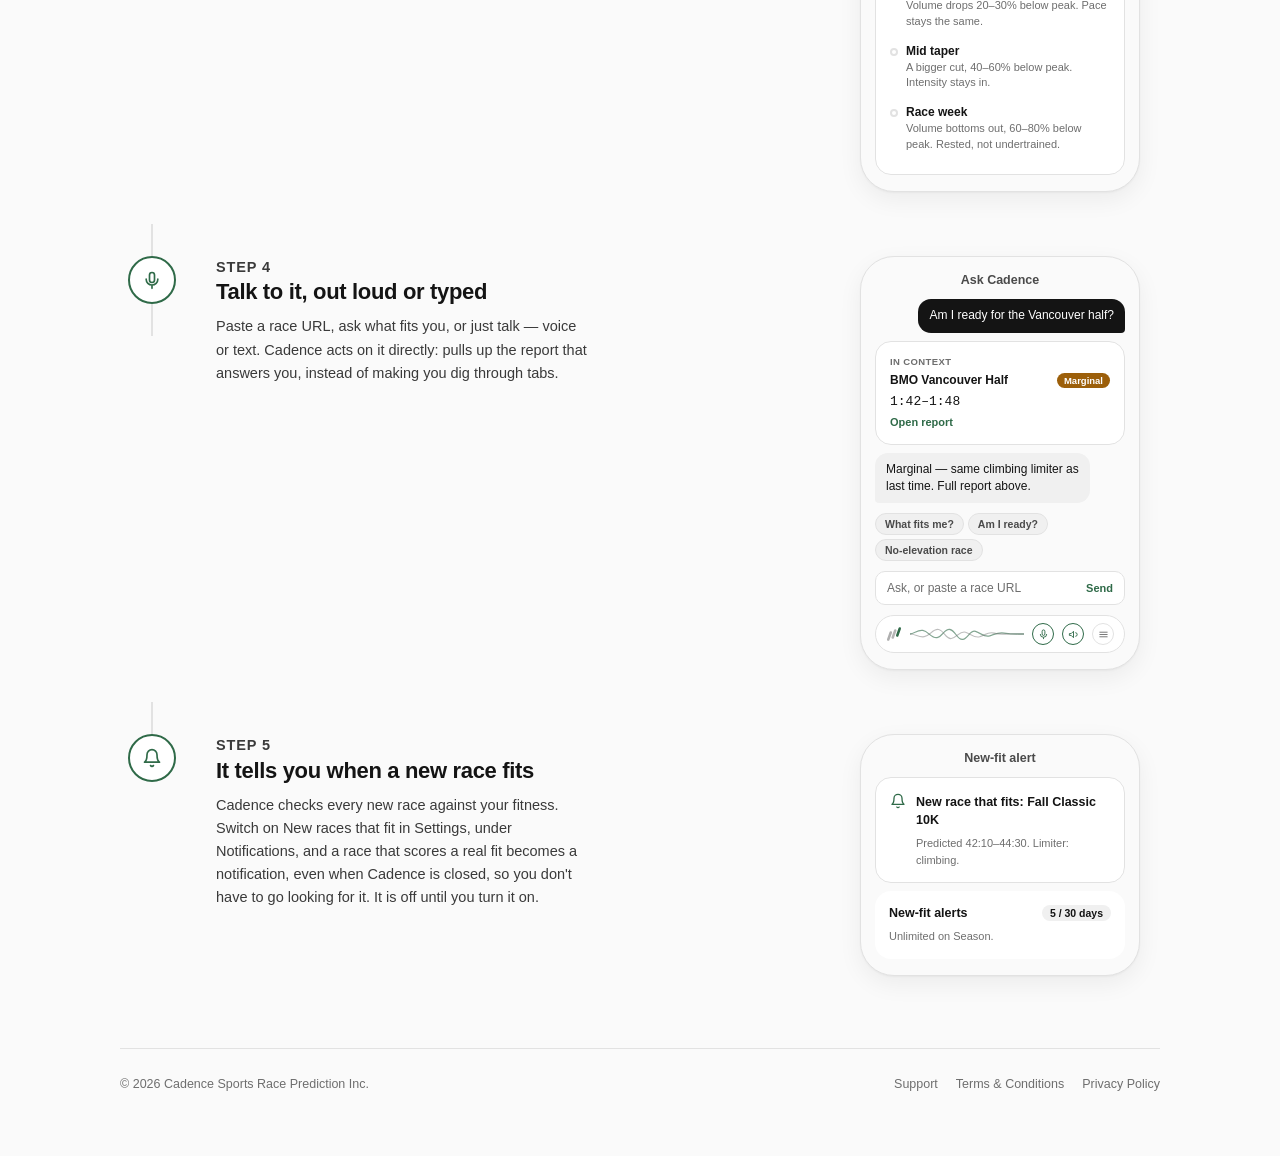
<file: how-it-works/index.html>
<!doctype html>
<html lang="en">
<head>
<meta charset="utf-8" />
<meta name="viewport" content="width=device-width, initial-scale=1" />
<meta name="description" content="From your own numbers to a straight answer on a race: enter your power or pace, search for a race, and see its fit verdict and predicted finish range." />
<link rel="canonical" href="https://cadencesports.ca/how-it-works/" />
<meta property="og:type" content="website" />
<meta property="og:site_name" content="Cadence Race Fit" />
<meta property="og:title" content="How Cadence Race Fit Works" />
<meta property="og:description" content="From your own numbers to a straight answer on a race: enter your power or pace, search for a race, and see its fit verdict and predicted finish range." />
<meta property="og:url" content="https://cadencesports.ca/how-it-works/" />
<meta name="twitter:card" content="summary_large_image" />
<meta property="og:image" content="https://cadencesports.ca/og-image.png" />
<meta property="og:image:width" content="1200" />
<meta property="og:image:height" content="630" />
<meta property="og:image:alt" content="Cadence: Know if a race fits you before you sign up. A predicted finish range and a fit verdict for any race, from your own numbers." />
<meta name="twitter:image" content="https://cadencesports.ca/og-image.png" />
<link rel="icon" href="/favicon.svg" type="image/svg+xml" />
<link rel="icon" href="/favicon-48.png" sizes="48x48" type="image/png" />
<link rel="apple-touch-icon" href="/apple-touch-icon.png" />
<script async src="https://cdn.telemetrydeck.com/websdk/telemetrydeck.min.js" data-app-id="EA98CEEC-6501-4A61-B501-E230371667DA"></script>
<!-- Cross-document View Transitions — see index.html's own comment on
     this same tag for why. -->
<meta name="view-transition" content="same-origin">
<title>How Cadence Race Fit Works</title>
<script>
  // Must run before first paint — see theme-toggle.js's own comment.
  (function () {
    try {
      var t = localStorage.getItem('cadence-theme');
      if (t === 'light' || t === 'dark') document.documentElement.setAttribute('data-theme', t);
    } catch (e) {}
  })();
</script>
<link rel="preconnect" href="https://fonts.googleapis.com">
<link rel="preconnect" href="https://fonts.gstatic.com" crossorigin>
<link href="https://fonts.googleapis.com/css2?family=Sora:wght@500&display=swap" rel="stylesheet">
<style>
  /* Tokens transcribed exactly from ios/Cadence/Theme.swift, same as every
     other page on this site — one shared palette. --warn is new here: the
     first page on the site to need Theme.swift's amber token, for the
     recency-dot component below (CadenceRecencyDot's "aging" state). */
  :root {
    --bg: #FAFAFA;
    --surface: #FFFFFF;
    --surface-alt: #F0F0F0;
    --divider: #E2E2E2;
    --text: #141414;
    --body-text: #3A3A3A;
    --meta: #6E6E6E;
    --label: #4A4A4A;
    --good: #2F6A48;
    --warn: #A9791F;
    --accent: #141414;
    --on-accent: #FFFFFF;
    --shadow: 0 1px 2px rgba(20, 20, 20, 0.04), 0 8px 24px rgba(20, 20, 20, 0.06);
  }
  @media (prefers-color-scheme: dark) {
    :root:not([data-theme="light"]) {
      --bg: #0C0C0C;
      --surface: #1A1A1A;
      --surface-alt: #131313;
      --divider: #2E2E2E;
      --text: #F5F5F5;
      --body-text: #D0D0D0;
      --meta: #8A8A8A;
      --label: #B5B5B5;
      --good: #5FBF8F;
      --warn: #C9A227;
      --accent: #F5F5F5;
      --on-accent: #000000;
      --shadow: 0 1px 2px rgba(0, 0, 0, 0.3), 0 8px 24px rgba(0, 0, 0, 0.35);
    }
  }
  :root[data-theme="dark"] {
    --bg: #0C0C0C;
    --surface: #1A1A1A;
    --surface-alt: #131313;
    --divider: #2E2E2E;
    --text: #F5F5F5;
    --body-text: #D0D0D0;
    --meta: #8A8A8A;
    --label: #B5B5B5;
    --good: #5FBF8F;
    --warn: #C9A227;
    --accent: #F5F5F5;
    --on-accent: #000000;
    --shadow: 0 1px 2px rgba(0, 0, 0, 0.3), 0 8px 24px rgba(0, 0, 0, 0.35);
  }

  * { box-sizing: border-box; }
  html { overflow-y: scroll; }
  html, body {
    margin: 0;
    padding: 0;
    background: var(--bg);
    color: var(--text);
    font-family: -apple-system, BlinkMacSystemFont, "Segoe UI", Roboto, Helvetica, Arial, sans-serif;
    -webkit-font-smoothing: antialiased;
  }
  body {
    display: flex;
    justify-content: center;
    min-height: 100vh;
  }
  main {
    width: 100%;
    max-width: 1080px;
    padding: 0 20px 64px;
  }
  .content {
    max-width: 1080px;
    margin: 0 auto;
  }

  /* Nav/brand/footer styling lives in the shared /nav.css (linked in
     <head>), not here — see that file's own header comment for why. */

  .eyebrow {
    font-size: 11.5px; font-weight: 700; letter-spacing: 0.08em; text-transform: uppercase;
    color: var(--good); margin: 0 0 12px;
  }
  h1 { font-size: clamp(28px, 4vw, 40px); line-height: 1.15; letter-spacing: -0.02em; margin: 0 0 14px; }
  .lede { font-size: 16px; line-height: 1.6; color: var(--body-text); margin: 0; max-width: 60ch; }

  /* --- Overview map: 6 nodes + arrows, a wayfinding diagram --- */
  .overview {
    display: flex; align-items: center; justify-content: space-between;
    gap: 8px; margin: 40px 0 8px; padding: 22px 24px;
    background: var(--surface); border: 1px solid var(--divider); border-radius: 18px; box-shadow: var(--shadow);
  }
  .ov-node { display: flex; flex-direction: column; align-items: center; gap: 8px; text-align: center; flex: 1; min-width: 0; }
  .ov-node a { text-decoration: none; color: inherit; display: flex; flex-direction: column; align-items: center; gap: 8px; }
  .ov-icon {
    width: 40px; height: 40px; border-radius: 999px; background: var(--surface-alt);
    display: flex; align-items: center; justify-content: center; color: var(--good); flex: none;
  }
  .ov-label { font-size: 12.5px; font-weight: 600; }
  .ov-arrow { color: var(--meta); flex: none; }
  @media (max-width: 820px) {
    .overview { flex-direction: column; }
    .ov-arrow { transform: rotate(90deg); }
  }

  /* --- Journey rail --- */
  .journey { display: flex; flex-direction: column; gap: 64px; margin: 56px 0 72px; }
  .journey-step { display: grid; grid-template-columns: 64px 1fr 320px; column-gap: 32px; align-items: start; }
  .step-rail { position: relative; display: flex; justify-content: center; }
  .step-rail::before { content: ""; position: absolute; top: -32px; bottom: -32px; width: 2px; background: var(--divider); }
  .journey-step:first-child .step-rail::before { top: 24px; }
  .journey-step:last-child .step-rail::before { bottom: calc(100% - 24px); }
  .step-icon {
    position: relative; z-index: 1; width: 48px; height: 48px; border-radius: 999px;
    background: var(--surface); border: 2px solid var(--good); color: var(--good);
    display: flex; align-items: center; justify-content: center;
  }
  .step-eyebrow { font-size: 11px; font-weight: 700; letter-spacing: 0.06em; text-transform: uppercase; color: var(--meta); margin: 2px 0 8px; }
  .step-text h2 { font-size: 22px; letter-spacing: -0.015em; margin: 0 0 10px; }
  .step-text p { font-size: 14.5px; line-height: 1.6; color: var(--body-text); margin: 0; max-width: 46ch; }
  @media (max-width: 760px) {
    .journey-step { grid-template-columns: 1fr; row-gap: 14px; }
    .step-rail { display: none; }
    .step-device { justify-self: center; }
  }

  /* --- Device frame. Radius/spacing follow ios/Cadence/Theme.swift's own
     scale: CadenceRadius.card = 16 (cards), .control = 10 (buttons/fields/
     pills); CadenceSpacing xs/sm/md/lg = 4/8/14/20. The device bezel
     itself (34px) matches the homepage hero's own device frame — a
     hardware conceit, not a Theme.swift token. --- */
  .step-device { display: flex; justify-content: center; }
  .device { width: 280px; border-radius: 34px; border: 1px solid var(--divider); background: var(--bg); box-shadow: var(--shadow); overflow: hidden; padding: 10px 0 16px; }
  .device-header { text-align: center; font-size: 12.5px; font-weight: 600; color: var(--label); padding: 6px 0 12px; }
  .device-body { padding: 0 14px; display: flex; flex-direction: column; gap: 8px; }
  .d-card { background: var(--surface); border-radius: 16px; padding: 14px; }
  .d-card.outline { border: 1px solid var(--divider); }

  /* Fit report mockup */
  .fr-kicker { font-size: 10px; font-weight: 700; letter-spacing: 0.04em; text-transform: uppercase; color: var(--meta); margin-bottom: 8px; }
  /* Feasibility badge colors are intentionally fixed hex, not adaptive
     tokens: Theme.swift's FEAS set (comfortable/marginal/hard) is deliberately
     solid/white-ink in both themes, separate from the --good/--warn pair
     used everywhere else on this page. */
  .feas-badge { display: inline-block; font-size: 11px; font-weight: 700; color: #fff; padding: 3px 9px; border-radius: 999px; }
  .feas-marginal { background: #9C5F0A; }
  /* CadenceRecencyDot: a small filled dot marking how fresh a self-reported
     number is — amber once it's aging, none when fresh/measured. */
  .cd-dot { display: inline-block; width: 6px; height: 6px; border-radius: 999px; margin-right: 6px; vertical-align: middle; }
  .cd-dot.warn { background: var(--warn); }
  .cd-dot.good { background: var(--good); }
  .fr-range { font-family: ui-monospace, "SF Mono", Menlo, monospace; font-size: 20px; font-weight: 600; margin-top: 10px; }
  .fr-sub { font-size: 10.5px; color: var(--meta); margin-top: 1px; }
  .fr-row { display: flex; align-items: center; justify-content: space-between; font-size: 12.5px; font-weight: 600; }
  .fr-tag { font-size: 10.5px; font-weight: 700; color: var(--good); background: color-mix(in srgb, var(--good) 14%, transparent); padding: 2px 8px; border-radius: 999px; }
  .fr-tag-limiter { font-size: 10.5px; font-weight: 700; color: var(--text); background: var(--surface-alt); padding: 2px 8px; border-radius: 999px; }
  .tier-tag { font-size: 10.5px; font-weight: 700; color: var(--label); background: var(--surface-alt); padding: 2px 8px; border-radius: 999px; }
  .connect-btn { margin-top: 8px; text-align: center; font-size: 12px; font-weight: 600; color: var(--on-accent); background: var(--accent); border-radius: 10px; padding: 8px; }
  .fr-meter { display: flex; gap: 3px; margin-top: 8px; }
  .fr-meter span { flex: 1; height: 4px; border-radius: 2px; background: var(--surface-alt); }
  .fr-meter span.on { background: var(--good); }
  .fr-note { font-size: 11px; line-height: 1.5; color: var(--meta); margin-top: 7px; }

  /* Connect screen: platform rows (the app's PlatformRow) */
  .platrow { display: flex; align-items: center; gap: 9px; padding: 7px 0; }
  .platbadge { width: 26px; height: 26px; border-radius: 8px; background: var(--surface-alt); border: 1px solid var(--divider); display: flex; align-items: center; justify-content: center; font-size: 10px; font-weight: 700; flex: none; }
  .platmid { flex: 1; min-width: 0; } .platmid b { display: block; font-size: 12px; } .platmid span { font-size: 10px; color: var(--meta); }
  .smallbtn { font-size: 10.5px; font-weight: 600; border: 1px solid var(--divider); border-radius: 8px; padding: 4px 9px; color: var(--text); }
  

  /* Taper guidance mockup */
  .sp-kicker { font-size: 10px; font-weight: 700; letter-spacing: 0.04em; text-transform: uppercase; color: var(--good); }
  .sp-sub { font-size: 11px; color: var(--meta); margin-top: 3px; }
  .sp-phase { display: flex; gap: 8px; padding: 7px 0; }
  .sp-phase .dot { width: 8px; height: 8px; border-radius: 999px; border: 2px solid var(--divider); margin-top: 4px; flex: none; }
  .sp-phase.now .dot { background: var(--good); border-color: var(--good); }
  .sp-phase strong { font-size: 12px; display: block; }
  .sp-phase.now strong { color: var(--good); }
  .sp-phase p { font-size: 11px; line-height: 1.45; color: var(--meta); margin: 2px 0 0; }

  /* Chat + voice mockup */
  .bubble { font-size: 12px; line-height: 1.45; padding: 8px 11px; border-radius: 13px; max-width: 86%; }
  .bubble.me { align-self: flex-end; background: var(--accent); color: var(--on-accent); border-bottom-right-radius: 4px; }
  .bubble.agent { align-self: flex-start; background: var(--surface-alt); color: var(--text); border-bottom-left-radius: 4px; }
  .chat-thread { display: flex; flex-direction: column; gap: 8px; }
  .cc-kicker { font-size: 9.5px; font-weight: 700; letter-spacing: 0.04em; text-transform: uppercase; color: var(--meta); margin-bottom: 6px; }
  .cc-row { display: flex; align-items: center; justify-content: space-between; font-size: 12px; font-weight: 600; gap: 8px; }
  .cc-row .feas-badge.small { font-size: 9.5px; padding: 2px 7px; }
  .cc-range { font-family: ui-monospace, "SF Mono", Menlo, monospace; font-size: 13px; margin-top: 6px; }
  .cc-link { display: inline-block; font-size: 11px; font-weight: 600; color: var(--good); margin-top: 7px; text-decoration: none; }
  .chat-chips { display: flex; gap: 4px; flex-wrap: wrap; margin-top: 2px; }
  .chip { font-size: 10.5px; font-weight: 600; color: var(--label); background: var(--surface-alt); border: 1px solid var(--divider); padding: 4px 9px; border-radius: 999px; }
  .chat-input { display: flex; align-items: center; justify-content: space-between; background: var(--surface); border: 1px solid var(--divider); border-radius: 10px; padding: 9px 11px; margin-top: 2px; }
  .ci-placeholder { font-size: 12px; color: var(--meta); }
  .ci-send { font-size: 11px; font-weight: 700; color: var(--good); }
  .voice-bar {
    display: flex; align-items: center; gap: 8px; background: var(--surface);
    border: 1px solid var(--divider); border-radius: 999px; padding: 7px 10px; margin-top: 2px;
  }
  .vb-mark { width: 16px; height: 16px; flex: none; }
  .vb-wave { flex: 1; height: 18px; min-width: 0; }
  .vb-btn { width: 22px; height: 22px; border-radius: 999px; border: 1.5px solid var(--good); background: transparent; display: flex; align-items: center; justify-content: center; color: var(--good); flex: none; }
  .vb-btn.menu { border-color: var(--divider); color: var(--meta); }
</style>
<link rel="stylesheet" href="/nav.css">
</head>
<body>
  <main>
    <nav>
      <a class="nav-brand-link" href="/">
        <div class="brand">
          <!-- Three round-capped diagonal strides, the last one lit — per
               Theme.swift's CadenceMark construction spec (32-unit grid). -->
          <svg viewBox="0 0 32 32" role="img" aria-label="Cadence">
            <line x1="4.5" y1="27" x2="9.5" y2="13" stroke="var(--meta)" stroke-width="5" stroke-linecap="round" opacity="0.55"></line>
            <line x1="13.5" y1="23" x2="18.5" y2="9" stroke="var(--meta)" stroke-width="5" stroke-linecap="round" opacity="0.5"></line>
            <line x1="22.5" y1="19" x2="27.5" y2="5" stroke="var(--good)" stroke-width="5" stroke-linecap="round"></line>
          </svg>
          <span class="brand-word">cadence</span>
        </div>
      </a>
      <div class="nav-right">
        <div class="nav-links" id="nav-links">
        <a href="/features/">Features</a>
        <a href="/how-it-works/">How It Works</a>
        <a href="/pricing/">Pricing</a>
        <a href="/faq/">FAQ</a>
        <a href="/release-notes/">Release Notes</a>
        <a href="/support/">Support</a>
      </div>
        <div class="theme-toggle" role="group" aria-label="Appearance">
          <button type="button" data-theme-choice="system" aria-label="System appearance" aria-pressed="false">
            <svg viewBox="0 0 24 24"><circle cx="12" cy="12" r="9" fill="none" stroke="currentColor" stroke-width="2"></circle><path d="M12 3a9 9 0 000 18z" fill="currentColor"></path></svg>
          </button>
          <button type="button" data-theme-choice="light" aria-label="Light appearance" aria-pressed="false">
            <svg viewBox="0 0 24 24" fill="none" stroke="currentColor" stroke-width="2" stroke-linecap="round"><circle cx="12" cy="12" r="4"></circle><path d="M12 2v2M12 20v2M4.93 4.93l1.41 1.41M17.66 17.66l1.41 1.41M2 12h2M20 12h2M4.93 19.07l1.41-1.41M17.66 6.34l1.41-1.41"></path></svg>
          </button>
          <button type="button" data-theme-choice="dark" aria-label="Dark appearance" aria-pressed="false">
            <svg viewBox="0 0 24 24" fill="currentColor"><path d="M21 12.79A9 9 0 1111.21 3 7 7 0 0021 12.79z"></path></svg>
          </button>
        </div>
        <button class="menu-btn" type="button" aria-expanded="false" aria-controls="nav-links" aria-label="Menu"><svg class="bars" width="18" height="18" viewBox="0 0 24 24" fill="none" stroke="currentColor" stroke-width="2" stroke-linecap="round"><path d="M4 7h16M4 12h16M4 17h16"/></svg><svg class="x" width="18" height="18" viewBox="0 0 24 24" fill="none" stroke="currentColor" stroke-width="2" stroke-linecap="round"><path d="M6 6l12 12M18 6L6 18"/></svg></button>
      </div>
    </nav>
    <div class="content">

    <p class="eyebrow">How it works</p>
    <h1>From "will this race fit me" to a plan you trust.</h1>
    <p class="lede">Real moments in the product, not a feature list: getting your data in, a straight verdict on a race, a taper that adjusts itself, asking out loud instead of hunting through menus, and optional alerts when a new race fits you.</p>

    <div class="overview" aria-hidden="true">
      <div class="ov-node">
        <a href="#connect">
          <span class="ov-icon"><svg width="18" height="18" viewBox="0 0 24 24" fill="none"><path d="M4 4v5h5M20 20v-5h-5M5 14a7 7 0 0012 4l3-3M19 10a7 7 0 00-12-4l-3 3" stroke="currentColor" stroke-width="2" stroke-linecap="round" stroke-linejoin="round"/></svg></span>
          <span class="ov-label">Connect your data</span>
        </a>
      </div>
      <span class="ov-arrow"><svg width="16" height="16" viewBox="0 0 24 24"><path d="M9 6l6 6-6 6" stroke="currentColor" stroke-width="2" fill="none" stroke-linecap="round" stroke-linejoin="round"/></svg></span>
      <div class="ov-node">
        <a href="#verdict">
          <span class="ov-icon"><svg width="18" height="18" viewBox="0 0 24 24" fill="none"><path d="M3 17l5-6 4 4 9-11" stroke="currentColor" stroke-width="2" stroke-linecap="round" stroke-linejoin="round"/></svg></span>
          <span class="ov-label">Get your verdict</span>
        </a>
      </div>
      <span class="ov-arrow"><svg width="16" height="16" viewBox="0 0 24 24"><path d="M9 6l6 6-6 6" stroke="currentColor" stroke-width="2" fill="none" stroke-linecap="round" stroke-linejoin="round"/></svg></span>
      <div class="ov-node">
        <a href="#season">
          <span class="ov-icon"><svg width="18" height="18" viewBox="0 0 24 24" fill="none"><path d="M3 10h18M7 3v4M17 3v4M5 7h14a2 2 0 012 2v10a2 2 0 01-2 2H5a2 2 0 01-2-2V9a2 2 0 012-2z" stroke="currentColor" stroke-width="2" stroke-linecap="round" stroke-linejoin="round"/></svg></span>
          <span class="ov-label">Plan your season</span>
        </a>
      </div>
      <span class="ov-arrow"><svg width="16" height="16" viewBox="0 0 24 24"><path d="M9 6l6 6-6 6" stroke="currentColor" stroke-width="2" fill="none" stroke-linecap="round" stroke-linejoin="round"/></svg></span>
      <div class="ov-node">
        <a href="#ask">
          <span class="ov-icon"><svg width="18" height="18" viewBox="0 0 24 24" fill="none"><path d="M12 15a3 3 0 003-3V6a3 3 0 00-6 0v6a3 3 0 003 3zM19 11a7 7 0 01-14 0M12 19v3" stroke="currentColor" stroke-width="2" stroke-linecap="round" stroke-linejoin="round"/></svg></span>
          <span class="ov-label">Ask anything</span>
        </a>
      </div>
      <span class="ov-arrow"><svg width="16" height="16" viewBox="0 0 24 24"><path d="M9 6l6 6-6 6" stroke="currentColor" stroke-width="2" fill="none" stroke-linecap="round" stroke-linejoin="round"/></svg></span>
      <div class="ov-node">
        <a href="#alerts">
          <span class="ov-icon"><svg width="18" height="18" viewBox="0 0 24 24" fill="none"><path d="M18 8a6 6 0 00-12 0c0 7-3 9-3 9h18s-3-2-3-9M13.73 21a2 2 0 01-3.46 0" stroke="currentColor" stroke-width="2" stroke-linecap="round" stroke-linejoin="round"/></svg></span>
          <span class="ov-label">Stay in the loop</span>
        </a>
      </div>
    </div>

    <div class="journey">

      <section class="journey-step" id="connect">
        <div class="step-rail">
          <span class="step-icon"><svg width="20" height="20" viewBox="0 0 24 24" fill="none"><path d="M4 4v5h5M20 20v-5h-5M5 14a7 7 0 0012 4l3-3M19 10a7 7 0 00-12-4l-3 3" stroke="currentColor" stroke-width="2" stroke-linecap="round" stroke-linejoin="round"/></svg></span>
        </div>
        <div class="step-text">
          <p class="step-eyebrow">Step 1</p>
          <h2>Start with your own numbers</h2>
          <p>Type in the numbers you know. Every self-reported number says so, with wider bands until a race result confirms it. Connecting a watch or training platform is not available yet: tell us which one you want and we build them in the order people ask.</p>
        </div>
        <div class="step-device">
          <div class="device">
            <div class="device-header">Your data</div>
            <div class="device-body">
              <div class="fr-kicker" style="margin:2px 2px 0;">Coming soon</div>
              <div class="d-card outline">
                <div class="platrow"><div class="platbadge">C</div><div class="platmid"><b>COROS</b></div><span class="smallbtn">Request</span></div>
                <div class="platrow"><div class="platbadge">G</div><div class="platmid"><b>Garmin</b></div><span class="smallbtn">Request</span></div>
                <div class="platrow"><div class="platbadge">Su</div><div class="platmid"><b>Suunto</b></div><span class="smallbtn">Request</span></div>
              </div>
              <div class="d-card outline">
                <div class="fr-kicker">Enter manually</div>
                <div class="fr-row"><span><span class="cd-dot warn"></span>FTP</span><span class="tier-tag">Self-reported</span></div>
                <div class="fr-row" style="margin-top:6px;"><span><span class="cd-dot good"></span>Max HR</span><span class="tier-tag">Measured</span></div>
                <div class="fr-row" style="margin-top:6px;"><span>Weight</span><span class="tier-tag">Self-reported</span></div>
                <div class="fr-note">Typed figures power real predictions with wider bands than measured ones &mdash; every card that leans on them says so. The amber dot marks a number that's starting to age.</div>
              </div>
            </div>
          </div>
        </div>
      </section>

      <section class="journey-step" id="verdict">
        <div class="step-rail">
          <span class="step-icon"><svg width="20" height="20" viewBox="0 0 24 24" fill="none"><path d="M3 17l5-6 4 4 9-11" stroke="currentColor" stroke-width="2" stroke-linecap="round" stroke-linejoin="round"/></svg></span>
        </div>
        <div class="step-text">
          <p class="step-eyebrow">Step 2</p>
          <h2>See exactly how a race fits you</h2>
          <p>Enter a race and Cadence checks it against your real training history: a predicted finish range, how hard it should feel, and exactly which part of the course is driving that answer &mdash; never a flat pace multiplier.</p>
        </div>
        <div class="step-device">
          <div class="device">
            <div class="device-header">Fit report</div>
            <div class="device-body">
              <div class="d-card">
                <div class="fr-kicker">BMO Vancouver Half Marathon</div>
                <span class="feas-badge feas-marginal">Marginal</span>
                <div class="fr-range">1:42&ndash;1:48</div>
                <div class="fr-sub">predicted</div>
              </div>
              <div class="d-card outline">
                <div class="fr-row"><span>Confidence</span><span class="fr-tag">Partially Personalized</span></div>
                <div class="fr-meter"><span class="on"></span><span class="on"></span><span class="on"></span><span></span><span></span></div>
                <div class="fr-note">3 of 5 &mdash; some of you, some of everyone.</div>
              </div>
              <div class="d-card outline">
                <div class="fr-row"><span>Limiter</span><span class="fr-tag-limiter">Climbing</span></div>
                <div class="fr-note">The specific place on the course most likely to slow you down, not an aggregate difficulty number.</div>
              </div>
            </div>
          </div>
        </div>
      </section>

      <section class="journey-step" id="season">
        <div class="step-rail">
          <span class="step-icon"><svg width="20" height="20" viewBox="0 0 24 24" fill="none"><path d="M3 10h18M7 3v4M17 3v4M5 7h14a2 2 0 012 2v10a2 2 0 01-2 2H5a2 2 0 01-2-2V9a2 2 0 012-2z" stroke="currentColor" stroke-width="2" stroke-linecap="round" stroke-linejoin="round"/></svg></span>
        </div>
        <div class="step-text">
          <p class="step-eyebrow">Step 3</p>
          <h2>Taper without guessing</h2>
          <p>Set a peak race and Cadence lays out a deterministic taper &mdash; four phases built from how many weeks out you are. Never an AI-generated plan, and it tells you plainly which phase you're in right now.</p>
        </div>
        <div class="step-device">
          <div class="device">
            <div class="device-header">Taper guidance</div>
            <div class="device-body">
              <div class="d-card">
                <div class="sp-kicker">6 weeks out</div>
                <div class="sp-sub">deterministic, from your weeks-to-race &mdash; never generated</div>
              </div>
              <div class="d-card outline">
                <div class="sp-phase"><span class="dot"></span><div><strong>Peak training</strong><p>Your highest weekly volume and longest long run land here.</p></div></div>
                <div class="sp-phase now"><span class="dot"></span><div><strong>Early taper &middot; now</strong><p>Volume drops 20&ndash;30% below peak. Pace stays the same.</p></div></div>
                <div class="sp-phase"><span class="dot"></span><div><strong>Mid taper</strong><p>A bigger cut, 40&ndash;60% below peak. Intensity stays in.</p></div></div>
                <div class="sp-phase"><span class="dot"></span><div><strong>Race week</strong><p>Volume bottoms out, 60&ndash;80% below peak. Rested, not undertrained.</p></div></div>
              </div>
            </div>
          </div>
        </div>
      </section>

      <section class="journey-step" id="ask">
        <div class="step-rail">
          <span class="step-icon"><svg width="20" height="20" viewBox="0 0 24 24" fill="none"><path d="M12 15a3 3 0 003-3V6a3 3 0 00-6 0v6a3 3 0 003 3zM19 11a7 7 0 01-14 0M12 19v3" stroke="currentColor" stroke-width="2" stroke-linecap="round" stroke-linejoin="round"/></svg></span>
        </div>
        <div class="step-text">
          <p class="step-eyebrow">Step 4</p>
          <h2>Talk to it, out loud or typed</h2>
          <p>Paste a race URL, ask what fits you, or just talk &mdash; voice or text. Cadence acts on it directly: pulls up the report that answers you, instead of making you dig through tabs.</p>
        </div>
        <div class="step-device">
          <div class="device">
            <div class="device-header">Ask Cadence</div>
            <div class="device-body">
              <div class="chat-thread">
                <div class="bubble me">Am I ready for the Vancouver half?</div>
                <div class="d-card outline">
                  <div class="cc-kicker">In context</div>
                  <div class="cc-row"><span>BMO Vancouver Half</span><span class="feas-badge small feas-marginal">Marginal</span></div>
                  <div class="cc-range">1:42&ndash;1:48</div>
                  <a class="cc-link" href="#">Open report</a>
                </div>
                <div class="bubble agent">Marginal &mdash; same climbing limiter as last time. Full report above.</div>
              </div>
              <div class="chat-chips">
                <span class="chip">What fits me?</span>
                <span class="chip">Am I ready?</span>
                <span class="chip">No-elevation race</span>
              </div>
              <div class="chat-input"><span class="ci-placeholder">Ask, or paste a race URL</span><span class="ci-send">Send</span></div>
              <div class="voice-bar">
                <svg class="vb-mark" viewBox="0 0 32 32"><line x1="4.5" y1="27" x2="9.5" y2="13" stroke="var(--meta)" stroke-width="5" stroke-linecap="round" opacity="0.55"></line><line x1="13.5" y1="23" x2="18.5" y2="9" stroke="var(--meta)" stroke-width="5" stroke-linecap="round" opacity="0.5"></line><line x1="22.5" y1="19" x2="27.5" y2="5" stroke="var(--good)" stroke-width="5" stroke-linecap="round"></line></svg>
                <svg class="vb-wave" viewBox="0 0 160 20" preserveAspectRatio="none" role="img" aria-label="live microphone waveform">
                  <!-- Two irregular, tapering strands (calm near the mic/buttons,
                       livelier mid-bar) instead of a uniform repeating sine —
                       a plain periodic wave read as artificial next to the real
                       capsule's organic, braided waveform. -->
                  <path d="M0,10 C6,10 10,5 18,6 C26,7 30,15 38,14 C46,13 48,4 56,5 C64,6 66,17 74,16 C82,15 84,5 92,7 C100,9 104,14 112,12 C120,10 124,8 132,9 C140,10 146,10 152,10 C156,10 158,10 160,10" fill="none" stroke="var(--good)" stroke-width="1.4" opacity="0.6"/>
                  <path d="M0,10 C8,10 12,14 20,13 C28,12 32,4 40,5 C48,6 50,16 58,15 C66,14 70,6 78,8 C86,10 90,15 98,13 C106,11 110,7 118,9 C126,11 132,10 140,10 C148,10 154,10 160,10" fill="none" stroke="var(--meta)" stroke-width="1.3" opacity="0.45"/>
                </svg>
                <span class="vb-btn"><svg width="11" height="11" viewBox="0 0 24 24" fill="none" stroke="currentColor" stroke-width="2"><rect x="9" y="2" width="6" height="12" rx="3"/><path d="M5 11a7 7 0 0014 0M12 18v4"/></svg></span>
                <span class="vb-btn"><svg width="11" height="11" viewBox="0 0 24 24" fill="none" stroke="currentColor" stroke-width="2"><path d="M3 10v4h4l5 5V5L7 10H3z"/><path d="M16 8a4 4 0 010 8"/></svg></span>
                <span class="vb-btn menu"><svg width="11" height="11" viewBox="0 0 24 24" fill="none" stroke="currentColor" stroke-width="2" stroke-linecap="round"><line x1="4" y1="7" x2="20" y2="7"/><line x1="4" y1="12" x2="20" y2="12"/><line x1="4" y1="17" x2="20" y2="17"/></svg></span>
              </div>
            </div>
          </div>
        </div>
      </section>

      <section class="journey-step" id="alerts">
        <div class="step-rail">
          <span class="step-icon"><svg width="20" height="20" viewBox="0 0 24 24" fill="none"><path d="M18 8a6 6 0 00-12 0c0 7-3 9-3 9h18s-3-2-3-9M13.73 21a2 2 0 01-3.46 0" stroke="currentColor" stroke-width="2" stroke-linecap="round" stroke-linejoin="round"/></svg></span>
        </div>
        <div class="step-text">
          <p class="step-eyebrow">Step 5</p>
          <h2>It tells you when a new race fits</h2>
          <p>Cadence checks every new race against your fitness. Switch on New races that fit in Settings, under Notifications, and a race that scores a real fit becomes a notification, even when Cadence is closed, so you don't have to go looking for it. It is off until you turn it on.</p>
        </div>
        <div class="step-device">
          <div class="device">
            <div class="device-header">New-fit alert</div>
            <div class="device-body">
              <div class="d-card outline" style="display:flex; gap:10px; align-items:flex-start;">
                <svg width="16" height="16" viewBox="0 0 24 24" fill="none" stroke="var(--good)" stroke-width="2" style="flex:none; margin-top:1px;"><path d="M18 8a6 6 0 00-12 0c0 7-3 9-3 9h18s-3-2-3-9M13.73 21a2 2 0 01-3.46 0" stroke-linecap="round" stroke-linejoin="round"/></svg>
                <div>
                  <strong style="font-size:12.5px;">New race that fits: Fall Classic 10K</strong>
                  <div class="fr-note">Predicted 42:10&ndash;44:30. Limiter: climbing.</div>
                </div>
              </div>
              <div class="d-card">
                <div class="fr-row"><span>New-fit alerts</span><span class="fr-tag-limiter">5 / 30 days</span></div>
                <div class="fr-note">Unlimited on Season.</div>
              </div>
            </div>
          </div>
        </div>
      </section>

    </div>

    </div>
    <footer>
      <span>&copy; 2026 Cadence Sports Race Prediction Inc.</span>
      <div class="foot-links">
        <a href="/support/">Support</a>
        <a href="/terms/">Terms &amp; Conditions</a>
        <a href="/privacy/">Privacy Policy</a>
      </div>
    </footer>
  </main>
<script src="/theme-toggle.js"></script>
</body>
</html>
</file>
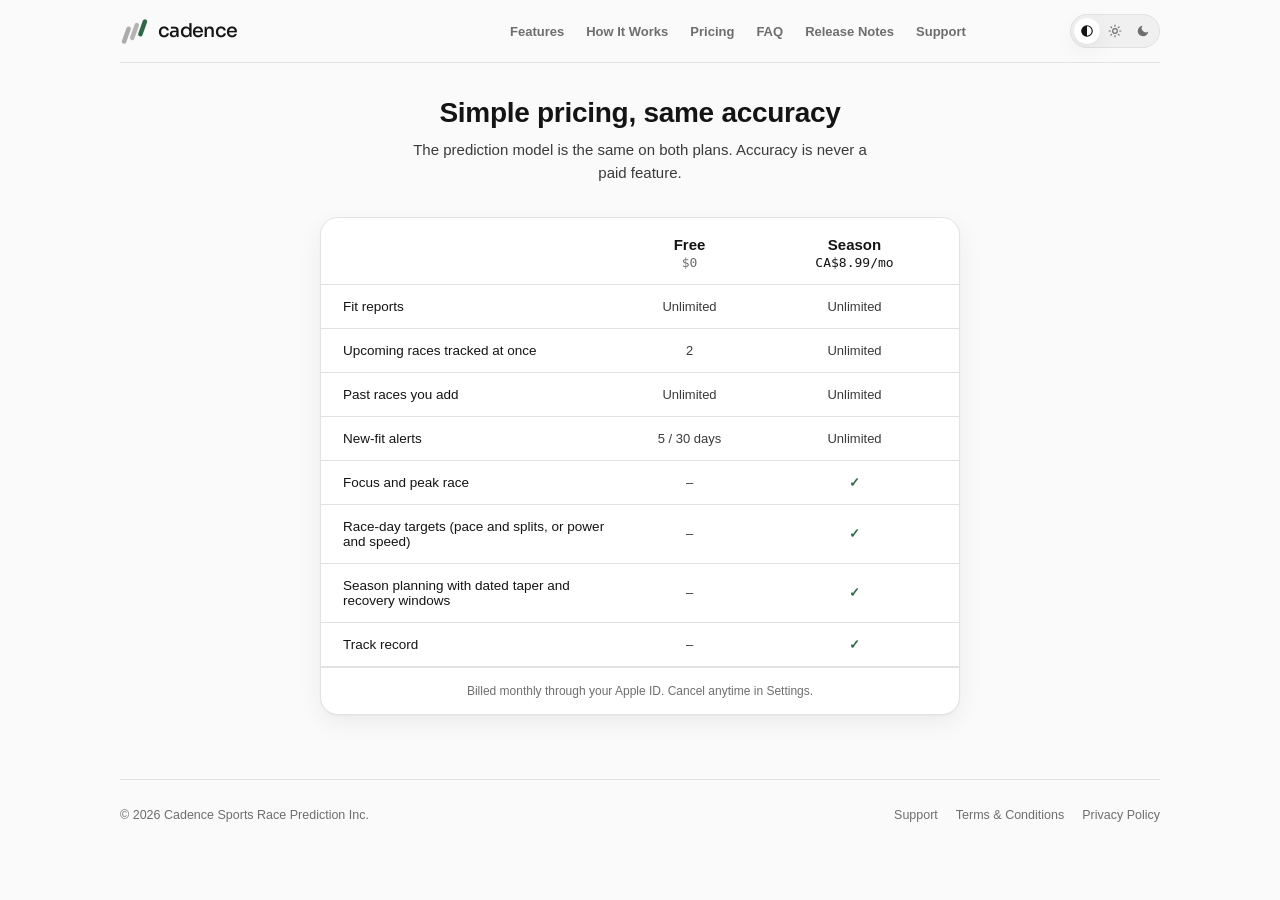
<file: pricing/index.html>
<!doctype html>
<html lang="en">
<head>
<meta charset="utf-8" />
<meta name="viewport" content="width=device-width, initial-scale=1" />
<meta name="description" content="Cadence is free to start. Season adds unlimited race tracking, race-day targets and season planning. The prediction model is the same on both plans." />
<link rel="canonical" href="https://cadencesports.ca/pricing/" />
<meta property="og:type" content="website" />
<meta property="og:site_name" content="Cadence Race Fit" />
<meta property="og:title" content="Pricing | Cadence Race Fit" />
<meta property="og:description" content="Cadence is free to start. Season adds unlimited race tracking, race-day targets and season planning. The prediction model is the same on both plans." />
<meta property="og:url" content="https://cadencesports.ca/pricing/" />
<meta name="twitter:card" content="summary_large_image" />
<meta property="og:image" content="https://cadencesports.ca/og-image.png" />
<meta property="og:image:width" content="1200" />
<meta property="og:image:height" content="630" />
<meta property="og:image:alt" content="Cadence: Know if a race fits you before you sign up. A predicted finish range and a fit verdict for any race, from your own numbers." />
<meta name="twitter:image" content="https://cadencesports.ca/og-image.png" />
<link rel="icon" href="/favicon.svg" type="image/svg+xml" />
<link rel="icon" href="/favicon-48.png" sizes="48x48" type="image/png" />
<link rel="apple-touch-icon" href="/apple-touch-icon.png" />
<script async src="https://cdn.telemetrydeck.com/websdk/telemetrydeck.min.js" data-app-id="EA98CEEC-6501-4A61-B501-E230371667DA"></script>
<!-- Cross-document View Transitions — see index.html's own comment on
     this same tag for why. -->
<meta name="view-transition" content="same-origin">
<title>Pricing | Cadence Race Fit</title>
<script>
  // Must run before first paint — see theme-toggle.js's own comment.
  (function () {
    try {
      var t = localStorage.getItem('cadence-theme');
      if (t === 'light' || t === 'dark') document.documentElement.setAttribute('data-theme', t);
    } catch (e) {}
  })();
</script>
<link rel="preconnect" href="https://fonts.googleapis.com">
<link rel="preconnect" href="https://fonts.gstatic.com" crossorigin>
<link href="https://fonts.googleapis.com/css2?family=Sora:wght@500&display=swap" rel="stylesheet">
<style>
  /* Tokens transcribed exactly from ios/Cadence/Theme.swift, same as every
     other page on this site — one shared palette. */
  :root {
    --bg: #FAFAFA;
    --surface: #FFFFFF;
    --surface-alt: #F0F0F0;
    --divider: #E2E2E2;
    --text: #141414;
    --body-text: #3A3A3A;
    --meta: #6E6E6E;
    --label: #4A4A4A;
    --good: #2F6A48;
    --accent: #141414;
    --on-accent: #FFFFFF;
    --shadow: 0 1px 2px rgba(20, 20, 20, 0.04), 0 8px 24px rgba(20, 20, 20, 0.06);
  }
  @media (prefers-color-scheme: dark) {
    :root:not([data-theme="light"]) {
      --bg: #0C0C0C;
      --surface: #1A1A1A;
      --surface-alt: #131313;
      --divider: #2E2E2E;
      --text: #F5F5F5;
      --body-text: #D0D0D0;
      --meta: #8A8A8A;
      --label: #B5B5B5;
      --good: #5FBF8F;
      --accent: #F5F5F5;
      --on-accent: #000000;
      --shadow: 0 1px 2px rgba(0, 0, 0, 0.3), 0 8px 24px rgba(0, 0, 0, 0.35);
    }
  }
  :root[data-theme="dark"] {
    --bg: #0C0C0C;
    --surface: #1A1A1A;
    --surface-alt: #131313;
    --divider: #2E2E2E;
    --text: #F5F5F5;
    --body-text: #D0D0D0;
    --meta: #8A8A8A;
    --label: #B5B5B5;
    --good: #5FBF8F;
    --accent: #F5F5F5;
    --on-accent: #000000;
    --shadow: 0 1px 2px rgba(0, 0, 0, 0.3), 0 8px 24px rgba(0, 0, 0, 0.35);
  }

  * { box-sizing: border-box; }
  /* Always reserve the vertical scrollbar's space, even on a page short
     enough it doesn't need to scroll — otherwise this page and one that
     does scroll end up with different available widths, and everything
     centered in the body, nav included, visibly shifts a few pixels
     between them. */
  html { overflow-y: scroll; }
  html, body {
    margin: 0;
    padding: 0;
    background: var(--bg);
    color: var(--text);
    font-family: -apple-system, BlinkMacSystemFont, "Segoe UI", Roboto, Helvetica, Arial, sans-serif;
    -webkit-font-smoothing: antialiased;
  }
  body {
    display: flex;
    justify-content: center;
    min-height: 100vh;
  }
  /* 1080px to match every other page — nav lives inside main, so main's
     own max-width is what nav's visible width tracks. No top padding: nav
     must sit flush with the very top of the page at rest. */
  main {
    width: 100%;
    max-width: 1080px;
    padding: 0 20px 64px;
  }
  .content {
    max-width: 1080px;
    margin: 0 auto;
  }

  /* Nav/brand/footer styling lives in the shared /nav.css (linked in
     <head>), not here — see that file's own header comment for why. */

  h1 {
    font-size: 28px;
    line-height: 1.25;
    margin: 0 0 8px;
    letter-spacing: -0.01em;
    text-align: center;
  }
  .lede {
    color: var(--body-text);
    font-size: 15px;
    line-height: 1.55;
    margin: 0 auto 32px;
    max-width: 56ch;
    text-align: center;
  }

  /* Pricing table — same rules as the homepage's own #pricing section. */
  .price-table {
    background: var(--surface); border: 1px solid var(--divider); border-radius: 18px;
    box-shadow: var(--shadow); overflow: hidden; max-width: 640px; margin: 0 auto 64px;
  }
  .price-head { display: grid; grid-template-columns: 1.6fr 1fr 1fr; padding: 18px 22px 14px; border-bottom: 1px solid var(--divider); }
  .price-head .plan-col { text-align: center; }
  .price-head .plan-col .pc-name { font-size: 15px; font-weight: 700; }
  .price-head .plan-col .pc-price { font-family: ui-monospace, "SF Mono", Menlo, monospace; font-size: 13px; color: var(--meta); margin-top: 2px; }
  .price-head .plan-col.season .pc-price { color: var(--text); }
  .price-row { display: grid; grid-template-columns: 1.6fr 1fr 1fr; align-items: center; padding: 14px 22px; border-bottom: 1px solid var(--divider); font-size: 13.5px; }
  .price-row:last-child { border-bottom: none; }
  .price-row .pr-feature { color: var(--text); }
  .price-row .pr-val { text-align: center; color: var(--body-text); font-size: 13px; }
  .price-row .pr-val.check { color: var(--good); font-weight: 700; }
  .price-foot { padding: 16px 22px; font-size: 12px; color: var(--meta); text-align: center; border-top: 1px solid var(--divider); }
</style>
<link rel="stylesheet" href="/nav.css">
</head>
<body>
  <main>
    <nav>
      <a class="nav-brand-link" href="/">
        <div class="brand">
          <!-- Three round-capped diagonal strides, the last one lit — per
               Theme.swift's CadenceMark construction spec (32-unit grid). -->
          <svg viewBox="0 0 32 32" role="img" aria-label="Cadence">
            <line x1="4.5" y1="27" x2="9.5" y2="13" stroke="var(--meta)" stroke-width="5" stroke-linecap="round" opacity="0.55"></line>
            <line x1="13.5" y1="23" x2="18.5" y2="9" stroke="var(--meta)" stroke-width="5" stroke-linecap="round" opacity="0.5"></line>
            <line x1="22.5" y1="19" x2="27.5" y2="5" stroke="var(--good)" stroke-width="5" stroke-linecap="round"></line>
          </svg>
          <span class="brand-word">cadence</span>
        </div>
      </a>
      <div class="nav-right">
        <div class="nav-links" id="nav-links">
        <a href="/features/">Features</a>
        <a href="/how-it-works/">How It Works</a>
        <a href="/pricing/">Pricing</a>
        <a href="/faq/">FAQ</a>
        <a href="/release-notes/">Release Notes</a>
        <a href="/support/">Support</a>
      </div>
        <div class="theme-toggle" role="group" aria-label="Appearance">
          <button type="button" data-theme-choice="system" aria-label="System appearance" aria-pressed="false">
            <svg viewBox="0 0 24 24"><circle cx="12" cy="12" r="9" fill="none" stroke="currentColor" stroke-width="2"></circle><path d="M12 3a9 9 0 000 18z" fill="currentColor"></path></svg>
          </button>
          <button type="button" data-theme-choice="light" aria-label="Light appearance" aria-pressed="false">
            <svg viewBox="0 0 24 24" fill="none" stroke="currentColor" stroke-width="2" stroke-linecap="round"><circle cx="12" cy="12" r="4"></circle><path d="M12 2v2M12 20v2M4.93 4.93l1.41 1.41M17.66 17.66l1.41 1.41M2 12h2M20 12h2M4.93 19.07l1.41-1.41M17.66 6.34l1.41-1.41"></path></svg>
          </button>
          <button type="button" data-theme-choice="dark" aria-label="Dark appearance" aria-pressed="false">
            <svg viewBox="0 0 24 24" fill="currentColor"><path d="M21 12.79A9 9 0 1111.21 3 7 7 0 0021 12.79z"></path></svg>
          </button>
        </div>
        <button class="menu-btn" type="button" aria-expanded="false" aria-controls="nav-links" aria-label="Menu"><svg class="bars" width="18" height="18" viewBox="0 0 24 24" fill="none" stroke="currentColor" stroke-width="2" stroke-linecap="round"><path d="M4 7h16M4 12h16M4 17h16"/></svg><svg class="x" width="18" height="18" viewBox="0 0 24 24" fill="none" stroke="currentColor" stroke-width="2" stroke-linecap="round"><path d="M6 6l12 12M18 6L6 18"/></svg></button>
      </div>
    </nav>
    <div class="content">

    <h1>Simple pricing, same accuracy</h1>
    <p class="lede">The prediction model is the same on both plans. Accuracy is never a paid feature.</p>

    <div class="price-table">
      <div class="price-head">
        <span></span>
        <span class="plan-col"><div class="pc-name">Free</div><div class="pc-price">$0</div></span>
        <span class="plan-col season"><div class="pc-name">Season</div><div class="pc-price">CA$8.99/mo</div></span>
      </div>
      <div class="price-row"><span class="pr-feature">Fit reports</span><span class="pr-val">Unlimited</span><span class="pr-val">Unlimited</span></div>
      <div class="price-row"><span class="pr-feature">Upcoming races tracked at once</span><span class="pr-val">2</span><span class="pr-val">Unlimited</span></div>
      <div class="price-row"><span class="pr-feature">Past races you add</span><span class="pr-val">Unlimited</span><span class="pr-val">Unlimited</span></div>
      <div class="price-row"><span class="pr-feature">New-fit alerts</span><span class="pr-val">5 / 30 days</span><span class="pr-val">Unlimited</span></div>
      <div class="price-row"><span class="pr-feature">Focus and peak race</span><span class="pr-val">&ndash;</span><span class="pr-val check">&#10003;</span></div>
      <div class="price-row"><span class="pr-feature">Race-day targets (pace and splits, or power and speed)</span><span class="pr-val">&ndash;</span><span class="pr-val check">&#10003;</span></div>
      <div class="price-row"><span class="pr-feature">Season planning with dated taper and recovery windows</span><span class="pr-val">&ndash;</span><span class="pr-val check">&#10003;</span></div>
      <div class="price-row"><span class="pr-feature">Track record</span><span class="pr-val">&ndash;</span><span class="pr-val check">&#10003;</span></div>
      <div class="price-foot">Billed monthly through your Apple ID. Cancel anytime in Settings.</div>
    </div>

    </div>
    <footer>
      <span>&copy; 2026 Cadence Sports Race Prediction Inc.</span>
      <div class="foot-links">
        <a href="/support/">Support</a>
        <a href="/terms/">Terms &amp; Conditions</a>
        <a href="/privacy/">Privacy Policy</a>
      </div>
    </footer>
  </main>
<script src="/theme-toggle.js"></script>
</body>
</html>
</file>
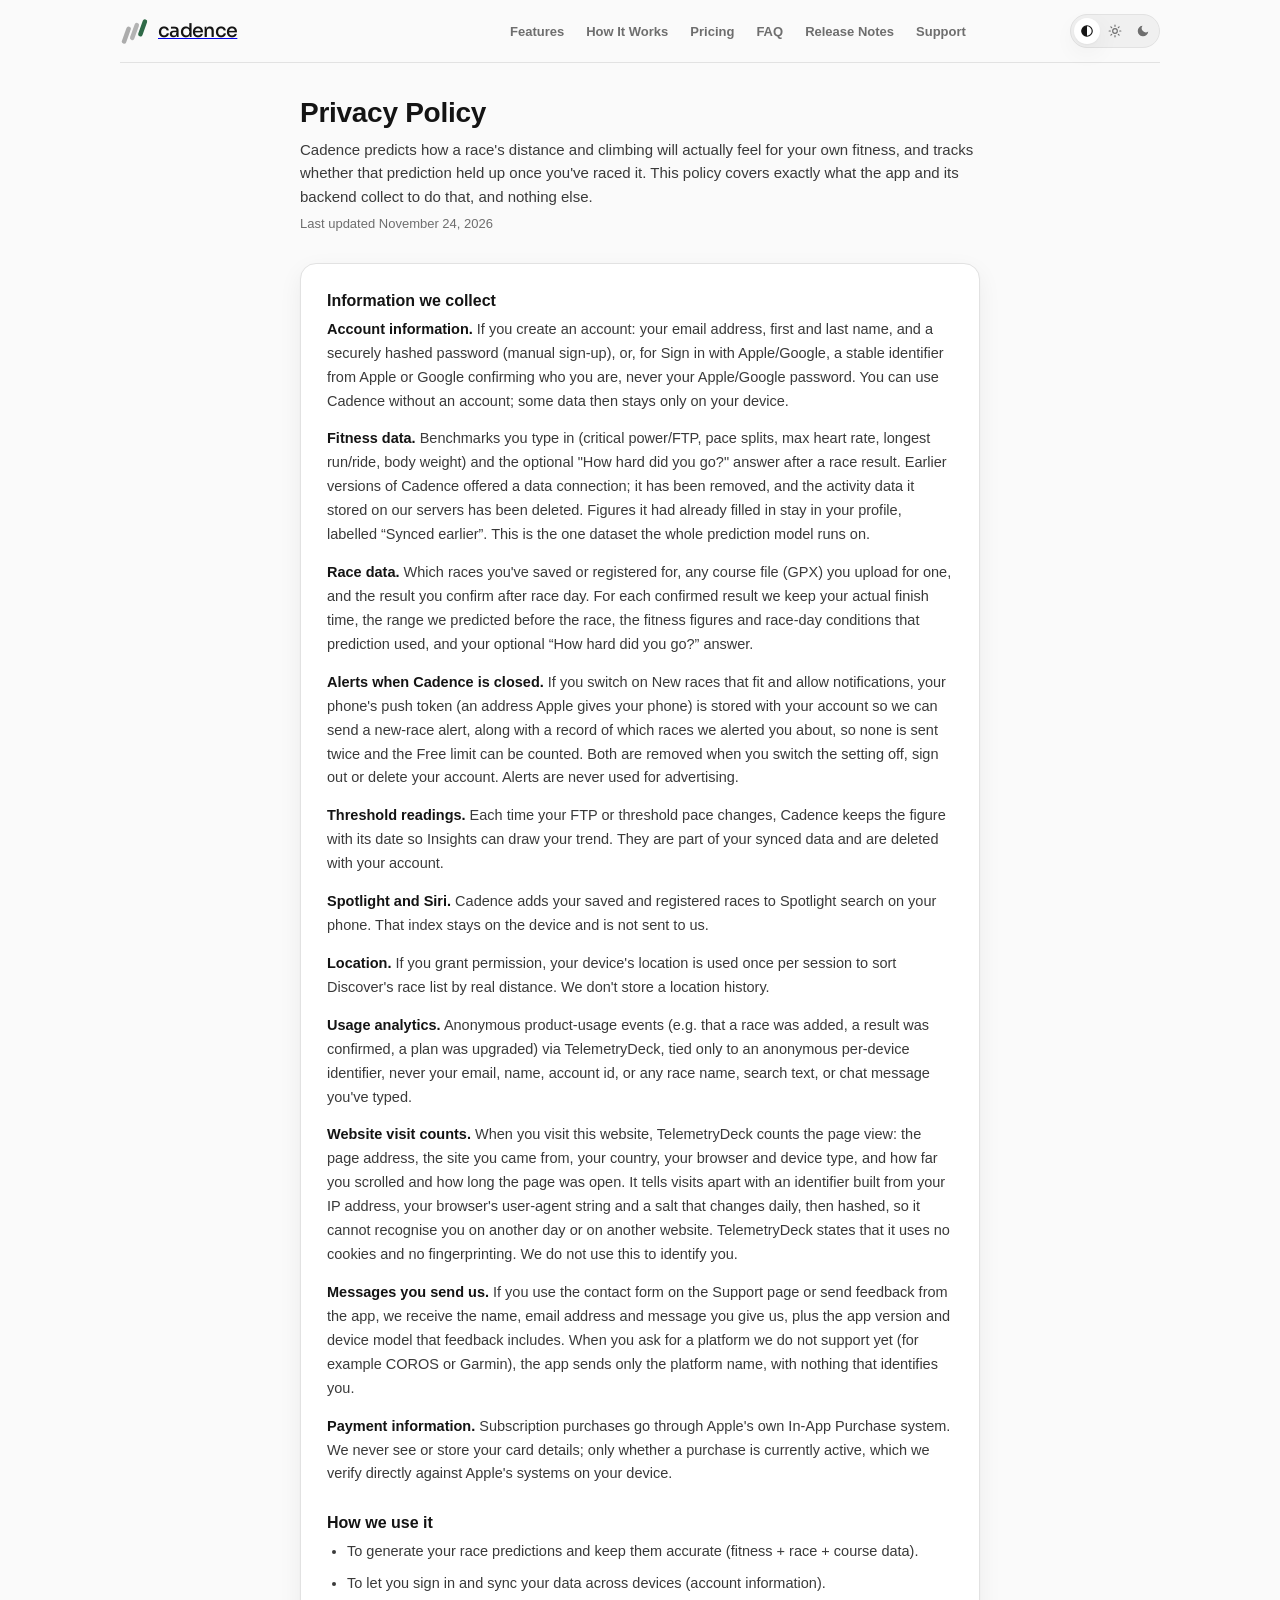
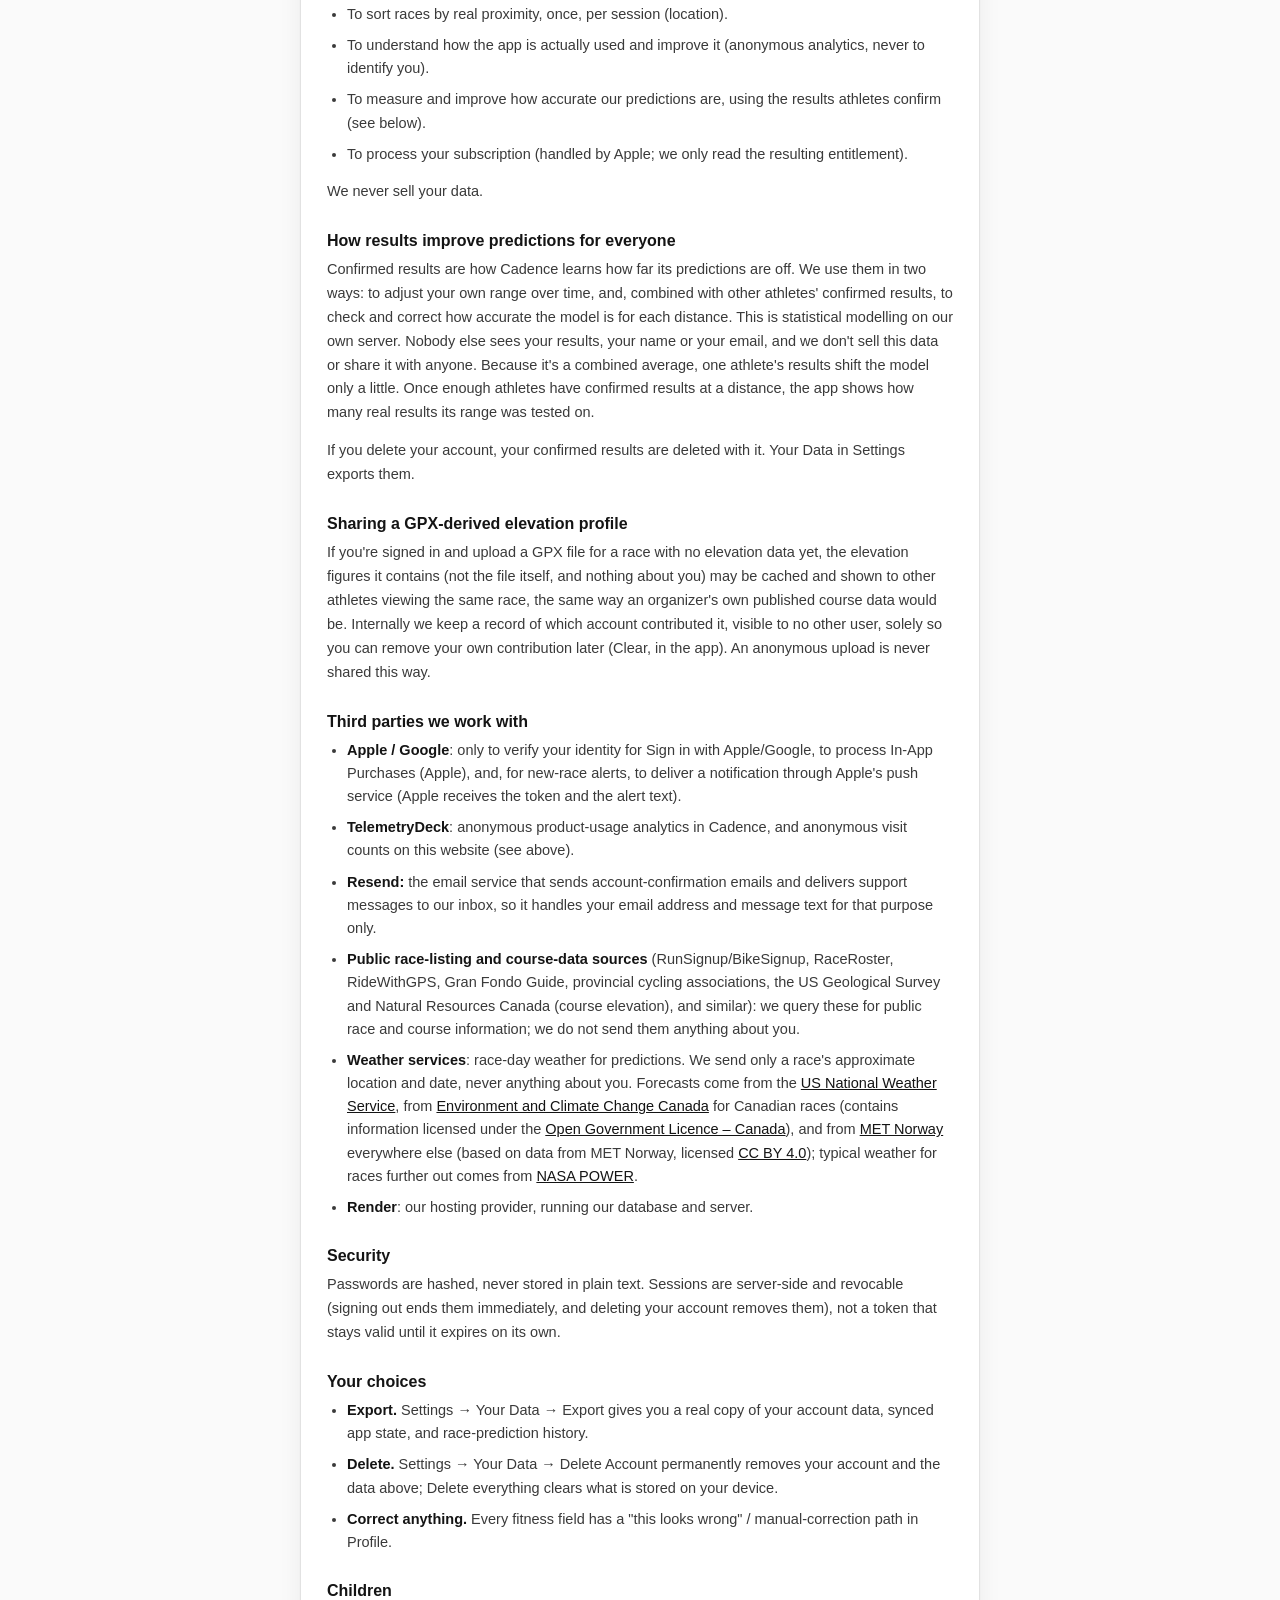
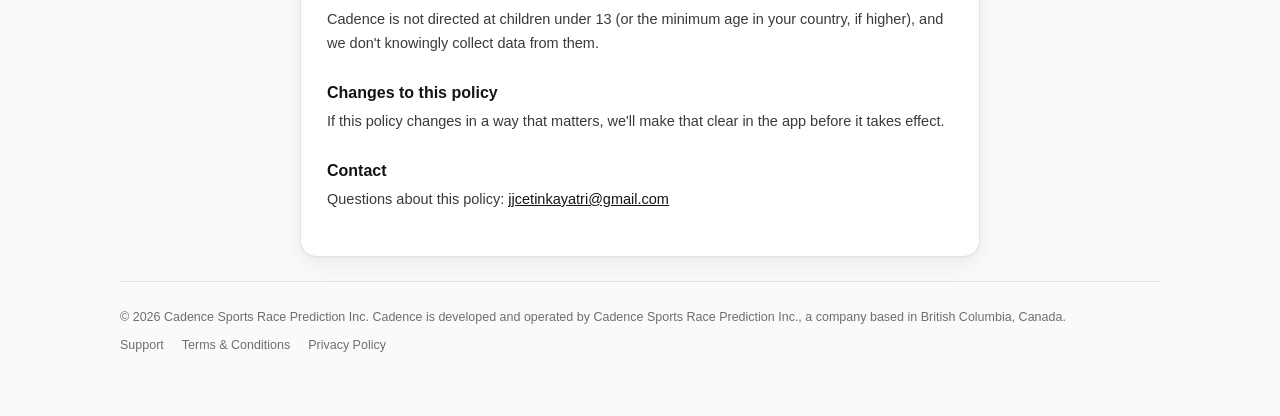
<file: privacy/index.html>
<!doctype html>
<html lang="en">
<head>
<meta charset="utf-8" />
<meta name="viewport" content="width=device-width, initial-scale=1" />
<meta name="description" content="What Cadence collects, why, and the choices you have, including exporting and deleting your data." />
<link rel="canonical" href="https://cadencesports.ca/privacy/" />
<meta property="og:type" content="website" />
<meta property="og:site_name" content="Cadence Race Fit" />
<meta property="og:title" content="Privacy Policy | Cadence Race Fit" />
<meta property="og:description" content="What Cadence collects, why, and the choices you have, including exporting and deleting your data." />
<meta property="og:url" content="https://cadencesports.ca/privacy/" />
<meta name="twitter:card" content="summary_large_image" />
<meta property="og:image" content="https://cadencesports.ca/og-image.png" />
<meta property="og:image:width" content="1200" />
<meta property="og:image:height" content="630" />
<meta property="og:image:alt" content="Cadence: Know if a race fits you before you sign up. A predicted finish range and a fit verdict for any race, from your own numbers." />
<meta name="twitter:image" content="https://cadencesports.ca/og-image.png" />
<link rel="icon" href="/favicon.svg" type="image/svg+xml" />
<link rel="icon" href="/favicon-48.png" sizes="48x48" type="image/png" />
<link rel="apple-touch-icon" href="/apple-touch-icon.png" />
<script async src="https://cdn.telemetrydeck.com/websdk/telemetrydeck.min.js" data-app-id="EA98CEEC-6501-4A61-B501-E230371667DA"></script>
<!-- Cross-document View Transitions — see index.html's own comment on
     this same tag for why. -->
<meta name="view-transition" content="same-origin">
<title>Privacy Policy | Cadence Race Fit</title>
<script>
  // Must run before first paint — see theme-toggle.js's own comment.
  (function () {
    try {
      var t = localStorage.getItem('cadence-theme');
      if (t === 'light' || t === 'dark') document.documentElement.setAttribute('data-theme', t);
    } catch (e) {}
  })();
</script>
<link rel="preconnect" href="https://fonts.googleapis.com">
<link rel="preconnect" href="https://fonts.gstatic.com" crossorigin>
<link href="https://fonts.googleapis.com/css2?family=Sora:wght@500&display=swap" rel="stylesheet">
<style>
  /* Tokens transcribed exactly from ios/Cadence/Theme.swift, same as the
     support page (index.html) at this site's root — one shared palette. */
  :root {
    --bg: #FAFAFA;
    --surface: #FFFFFF;
    --surface-alt: #F0F0F0;
    --divider: #E2E2E2;
    --text: #141414;
    --body-text: #3A3A3A;
    --meta: #6E6E6E;
    --label: #4A4A4A;
    --good: #2F6A48;
    --accent: #141414;
    --on-accent: #FFFFFF;
    --shadow: 0 1px 2px rgba(20, 20, 20, 0.04), 0 8px 24px rgba(20, 20, 20, 0.06);
  }
  @media (prefers-color-scheme: dark) {
    :root:not([data-theme="light"]) {
      --bg: #0C0C0C;
      --surface: #1A1A1A;
      --surface-alt: #131313;
      --divider: #2E2E2E;
      --text: #F5F5F5;
      --body-text: #D0D0D0;
      --meta: #8A8A8A;
      --label: #B5B5B5;
      --good: #5FBF8F;
      --accent: #F5F5F5;
      --on-accent: #000000;
      --shadow: 0 1px 2px rgba(0, 0, 0, 0.3), 0 8px 24px rgba(0, 0, 0, 0.35);
    }
  }
  :root[data-theme="dark"] {
    --bg: #0C0C0C;
    --surface: #1A1A1A;
    --surface-alt: #131313;
    --divider: #2E2E2E;
    --text: #F5F5F5;
    --body-text: #D0D0D0;
    --meta: #8A8A8A;
    --label: #B5B5B5;
    --good: #5FBF8F;
    --accent: #F5F5F5;
    --on-accent: #000000;
    --shadow: 0 1px 2px rgba(0, 0, 0, 0.3), 0 8px 24px rgba(0, 0, 0, 0.35);
  }

  * { box-sizing: border-box; }
  /* Always reserve the vertical scrollbar's space, even on a page short
     enough it doesn't need to scroll — otherwise a page that scrolls
     and one just barely short enough not to (e.g. Release Notes) end up
     with different available widths, and everything centered in the
     body, nav included, visibly shifts a few pixels between them. */
  html { overflow-y: scroll; }
  html, body {
    margin: 0;
    padding: 0;
    background: var(--bg);
    color: var(--text);
    font-family: -apple-system, BlinkMacSystemFont, "Segoe UI", Roboto, Helvetica, Arial, sans-serif;
    -webkit-font-smoothing: antialiased;
  }
  body {
    display: flex;
    justify-content: center;
    min-height: 100vh;
  }
  /* 1080px to match every other page — nav lives inside main, so main's
     own max-width is what nav's visible width tracks; .content below
     narrows the actual readable text back down. No top padding: nav
     must sit flush with the very top of the page at rest, exactly where
     it ends up once stuck (position: sticky, top: 0) after scrolling —
     padding here would only show before the first scroll and vanish the
     moment nav sticks, making nav look shorter on a page you land on
     already scrolled (e.g. via an anchor link) than one you load at rest. */
  main {
    width: 100%;
    max-width: 1080px;
    padding: 0 20px 64px;
  }
  /* Centered on the page, same as this page always looked — main itself
     used to be this same narrow width and centered as a whole, so nav
     and content were centered together. nav is wider now (for its own
     width-consistency across pages), but the actual content keeps the
     centered position it always had rather than shifting to flush-left
     under the now-wider nav's logo. */
  .content {
    max-width: 680px;
    margin: 0 auto;
  }

  /* Nav/brand/footer styling lives in the shared /nav.css (linked in
     <head>), not here — see that file's own header comment for why. */

  h1 {
    font-size: 28px;
    line-height: 1.25;
    margin: 0 0 8px;
    letter-spacing: -0.01em;
  }
  .lede {
    color: var(--body-text);
    font-size: 15px;
    line-height: 1.55;
    margin: 0 0 8px;
  }
  .asof {
    color: var(--meta);
    font-size: 13px;
    margin: 0 0 32px;
  }

  .legal {
    background: var(--surface);
    border: 1px solid var(--divider);
    border-radius: 16px;
    box-shadow: var(--shadow);
    padding: 28px 26px 30px;
  }
  .legal h2 {
    font-size: 16px;
    font-weight: 600;
    margin: 28px 0 8px;
  }
  .legal h2:first-child { margin-top: 0; }
  .legal p {
    font-size: 14.5px;
    line-height: 1.65;
    color: var(--body-text);
    margin: 0 0 14px;
  }
  .legal ul {
    margin: 0 0 14px;
    padding-left: 20px;
  }
  .legal li {
    font-size: 14.5px;
    line-height: 1.6;
    color: var(--body-text);
    margin-bottom: 8px;
  }
  .legal strong { color: var(--text); font-weight: 600; }
  .legal a { color: var(--text); }

</style>
<link rel="stylesheet" href="/nav.css">
</head>
<body>
  <main>
    <nav>
      <a class="brand" href="/" aria-label="Cadence home">
        <svg viewBox="0 0 32 32" role="img" aria-label="Cadence">
          <line x1="4.5" y1="27" x2="9.5" y2="13" stroke="var(--meta)" stroke-width="5" stroke-linecap="round" opacity="0.55"></line>
          <line x1="13.5" y1="23" x2="18.5" y2="9" stroke="var(--meta)" stroke-width="5" stroke-linecap="round" opacity="0.5"></line>
          <line x1="22.5" y1="19" x2="27.5" y2="5" stroke="var(--good)" stroke-width="5" stroke-linecap="round"></line>
        </svg>
        <span class="brand-word">cadence</span>
      </a>
      <div class="nav-right">
        <div class="nav-links" id="nav-links">
        <a href="/features/">Features</a>
        <a href="/how-it-works/">How It Works</a>
        <a href="/pricing/">Pricing</a>
        <a href="/faq/">FAQ</a>
        <a href="/release-notes/">Release Notes</a>
        <a href="/support/">Support</a>
      </div>
        <div class="theme-toggle" role="group" aria-label="Appearance">
          <button type="button" data-theme-choice="system" aria-label="System appearance" aria-pressed="false">
            <svg viewBox="0 0 24 24"><circle cx="12" cy="12" r="9" fill="none" stroke="currentColor" stroke-width="2"></circle><path d="M12 3a9 9 0 000 18z" fill="currentColor"></path></svg>
          </button>
          <button type="button" data-theme-choice="light" aria-label="Light appearance" aria-pressed="false">
            <svg viewBox="0 0 24 24" fill="none" stroke="currentColor" stroke-width="2" stroke-linecap="round"><circle cx="12" cy="12" r="4"></circle><path d="M12 2v2M12 20v2M4.93 4.93l1.41 1.41M17.66 17.66l1.41 1.41M2 12h2M20 12h2M4.93 19.07l1.41-1.41M17.66 6.34l1.41-1.41"></path></svg>
          </button>
          <button type="button" data-theme-choice="dark" aria-label="Dark appearance" aria-pressed="false">
            <svg viewBox="0 0 24 24" fill="currentColor"><path d="M21 12.79A9 9 0 1111.21 3 7 7 0 0021 12.79z"></path></svg>
          </button>
        </div>
        <button class="menu-btn" type="button" aria-expanded="false" aria-controls="nav-links" aria-label="Menu"><svg class="bars" width="18" height="18" viewBox="0 0 24 24" fill="none" stroke="currentColor" stroke-width="2" stroke-linecap="round"><path d="M4 7h16M4 12h16M4 17h16"/></svg><svg class="x" width="18" height="18" viewBox="0 0 24 24" fill="none" stroke="currentColor" stroke-width="2" stroke-linecap="round"><path d="M6 6l12 12M18 6L6 18"/></svg></button>
      </div>
    </nav>
    <div class="content">

    <h1>Privacy Policy</h1>
    <p class="lede">Cadence predicts how a race's distance and climbing will actually feel for your own fitness, and tracks whether that prediction held up once you've raced it. This policy covers exactly what the app and its backend collect to do that, and nothing else.</p>
    <p class="asof">Last updated November 24, 2026</p>

    <div class="legal">
      <h2>Information we collect</h2>
      <p><strong>Account information.</strong> If you create an account: your email address, first and last name, and a securely hashed password (manual sign-up), or, for Sign in with Apple/Google, a stable identifier from Apple or Google confirming who you are, never your Apple/Google password. You can use Cadence without an account; some data then stays only on your device.</p>
      <p><strong>Fitness data.</strong> Benchmarks you type in (critical power/FTP, pace splits, max heart rate, longest run/ride, body weight) and the optional "How hard did you go?" answer after a race result. Earlier versions of Cadence offered a data connection; it has been removed, and the activity data it stored on our servers has been deleted. Figures it had already filled in stay in your profile, labelled &ldquo;Synced earlier&rdquo;. This is the one dataset the whole prediction model runs on.</p>
      <p><strong>Race data.</strong> Which races you've saved or registered for, any course file (GPX) you upload for one, and the result you confirm after race day. For each confirmed result we keep your actual finish time, the range we predicted before the race, the fitness figures and race-day conditions that prediction used, and your optional &ldquo;How hard did you go?&rdquo; answer.</p>
      <p><strong>Alerts when Cadence is closed.</strong> If you switch on New races that fit and allow notifications, your phone's push token (an address Apple gives your phone) is stored with your account so we can send a new-race alert, along with a record of which races we alerted you about, so none is sent twice and the Free limit can be counted. Both are removed when you switch the setting off, sign out or delete your account. Alerts are never used for advertising.</p>
      <p><strong>Threshold readings.</strong> Each time your FTP or threshold pace changes, Cadence keeps the figure with its date so Insights can draw your trend. They are part of your synced data and are deleted with your account.</p>
      <p><strong>Spotlight and Siri.</strong> Cadence adds your saved and registered races to Spotlight search on your phone. That index stays on the device and is not sent to us.</p>
      <p><strong>Location.</strong> If you grant permission, your device's location is used once per session to sort Discover's race list by real distance. We don't store a location history.</p>
      <p><strong>Usage analytics.</strong> Anonymous product-usage events (e.g. that a race was added, a result was confirmed, a plan was upgraded) via TelemetryDeck, tied only to an anonymous per-device identifier, never your email, name, account id, or any race name, search text, or chat message you've typed.</p>
      <p><strong>Website visit counts.</strong> When you visit this website, TelemetryDeck counts the page view: the page address, the site you came from, your country, your browser and device type, and how far you scrolled and how long the page was open. It tells visits apart with an identifier built from your IP address, your browser's user-agent string and a salt that changes daily, then hashed, so it cannot recognise you on another day or on another website. TelemetryDeck states that it uses no cookies and no fingerprinting. We do not use this to identify you.</p>
      <p><strong>Messages you send us.</strong> If you use the contact form on the Support page or send feedback from the app, we receive the name, email address and message you give us, plus the app version and device model that feedback includes. When you ask for a platform we do not support yet (for example COROS or Garmin), the app sends only the platform name, with nothing that identifies you.</p>
      <p><strong>Payment information.</strong> Subscription purchases go through Apple's own In-App Purchase system. We never see or store your card details; only whether a purchase is currently active, which we verify directly against Apple's systems on your device.</p>

      <h2>How we use it</h2>
      <ul>
        <li>To generate your race predictions and keep them accurate (fitness + race + course data).</li>
        <li>To let you sign in and sync your data across devices (account information).</li>
        <li>To sort races by real proximity, once, per session (location).</li>
        <li>To understand how the app is actually used and improve it (anonymous analytics, never to identify you).</li>
        <li>To measure and improve how accurate our predictions are, using the results athletes confirm (see below).</li>
        <li>To process your subscription (handled by Apple; we only read the resulting entitlement).</li>
      </ul>
      <p>We never sell your data.</p>

      <h2>How results improve predictions for everyone</h2>
      <p>Confirmed results are how Cadence learns how far its predictions are off. We use them in two ways: to adjust your own range over time, and, combined with other athletes' confirmed results, to check and correct how accurate the model is for each distance. This is statistical modelling on our own server. Nobody else sees your results, your name or your email, and we don't sell this data or share it with anyone. Because it's a combined average, one athlete's results shift the model only a little. Once enough athletes have confirmed results at a distance, the app shows how many real results its range was tested on.</p>
      <p>If you delete your account, your confirmed results are deleted with it. Your Data in Settings exports them.</p>

      <h2>Sharing a GPX-derived elevation profile</h2>
      <p>If you're signed in and upload a GPX file for a race with no elevation data yet, the elevation figures it contains (not the file itself, and nothing about you) may be cached and shown to other athletes viewing the same race, the same way an organizer's own published course data would be. Internally we keep a record of which account contributed it, visible to no other user, solely so you can remove your own contribution later (Clear, in the app). An anonymous upload is never shared this way.</p>

      <h2>Third parties we work with</h2>
      <ul>
        <li><strong>Apple / Google</strong>: only to verify your identity for Sign in with Apple/Google, to process In-App Purchases (Apple), and, for new-race alerts, to deliver a notification through Apple's push service (Apple receives the token and the alert text).</li>
        <li><strong>TelemetryDeck</strong>: anonymous product-usage analytics in Cadence, and anonymous visit counts on this website (see above).</li>
        <li><strong>Resend:</strong> the email service that sends account-confirmation emails and delivers support messages to our inbox, so it handles your email address and message text for that purpose only.</li>
        <li><strong>Public race-listing and course-data sources</strong> (RunSignup/BikeSignup, RaceRoster, RideWithGPS, Gran Fondo Guide, provincial cycling associations, the US Geological Survey and Natural Resources Canada (course elevation), and similar): we query these for public race and course information; we do not send them anything about you.</li>
        <li><strong>Weather services</strong>: race-day weather for predictions. We send only a race's approximate location and date, never anything about you. Forecasts come from the <a href="https://www.weather.gov/">US National Weather Service</a>, from <a href="https://weather.gc.ca/">Environment and Climate Change Canada</a> for Canadian races (contains information licensed under the <a href="https://open.canada.ca/en/open-government-licence-canada">Open Government Licence &ndash; Canada</a>), and from <a href="https://www.met.no/en">MET Norway</a> everywhere else (based on data from MET Norway, licensed <a href="https://creativecommons.org/licenses/by/4.0/">CC BY 4.0</a>); typical weather for races further out comes from <a href="https://power.larc.nasa.gov/">NASA POWER</a>.</li>
        <li><strong>Render</strong>: our hosting provider, running our database and server.</li>
      </ul>

      <h2>Security</h2>
      <p>Passwords are hashed, never stored in plain text. Sessions are server-side and revocable (signing out ends them immediately, and deleting your account removes them), not a token that stays valid until it expires on its own.</p>

      <h2>Your choices</h2>
      <ul>
        <li><strong>Export.</strong> Settings &rarr; Your Data &rarr; Export gives you a real copy of your account data, synced app state, and race-prediction history.</li>
        <li><strong>Delete.</strong> Settings &rarr; Your Data &rarr; Delete Account permanently removes your account and the data above; Delete everything clears what is stored on your device.</li>
        <li><strong>Correct anything.</strong> Every fitness field has a "this looks wrong" / manual-correction path in Profile.</li>
      </ul>

      <h2>Children</h2>
      <p>Cadence is not directed at children under 13 (or the minimum age in your country, if higher), and we don't knowingly collect data from them.</p>

      <h2>Changes to this policy</h2>
      <p>If this policy changes in a way that matters, we'll make that clear in the app before it takes effect.</p>

      <h2>Contact</h2>
      <p>Questions about this policy: <a href="mailto:jjcetinkayatri@gmail.com">jjcetinkayatri@gmail.com</a></p>
    </div>

    </div>
    <footer>
      <span>&copy; 2026 Cadence Sports Race Prediction Inc. Cadence is developed and operated by Cadence Sports Race Prediction Inc., a company based in British Columbia, Canada.</span>
      <div class="foot-links">
        <a href="/support/">Support</a>
        <a href="/terms/">Terms &amp; Conditions</a>
        <a href="/privacy/">Privacy Policy</a>
      </div>
    </footer>
  </main>
<script src="/theme-toggle.js"></script>
</body>
</html>
</file>
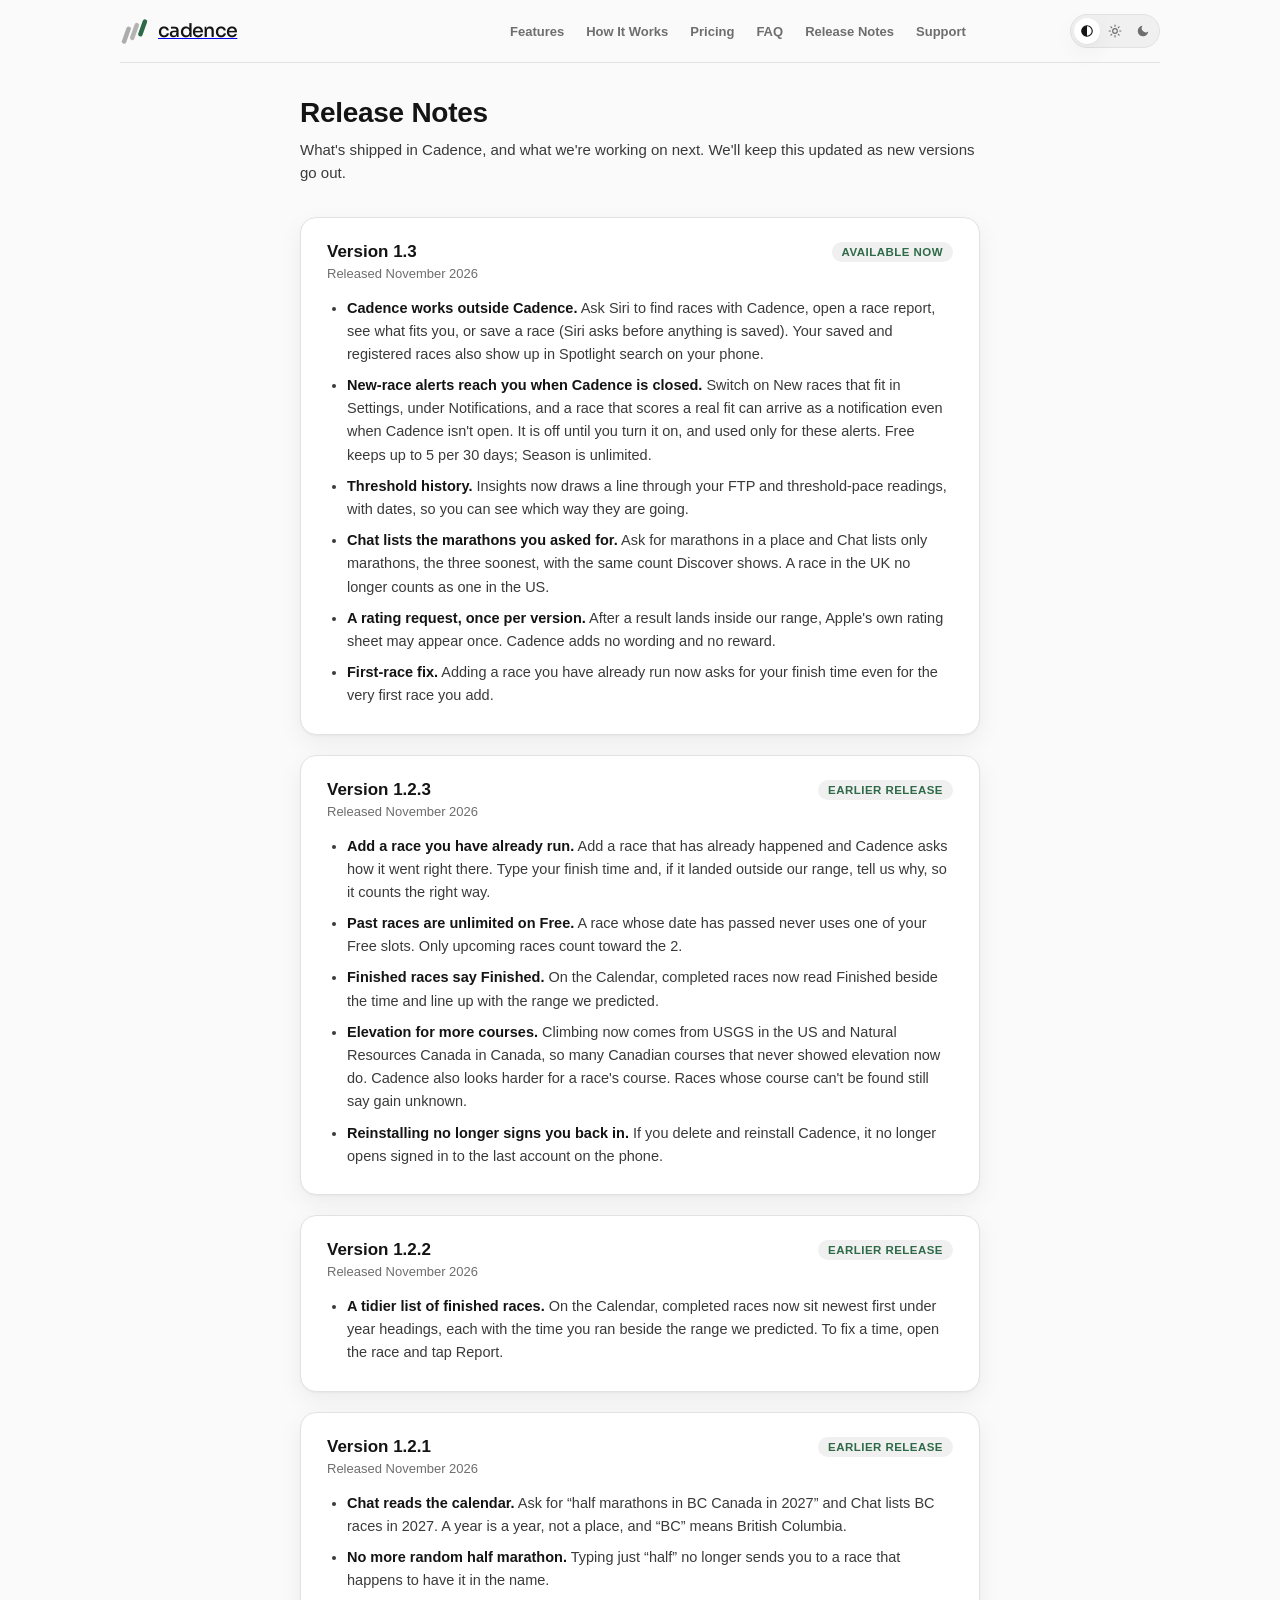
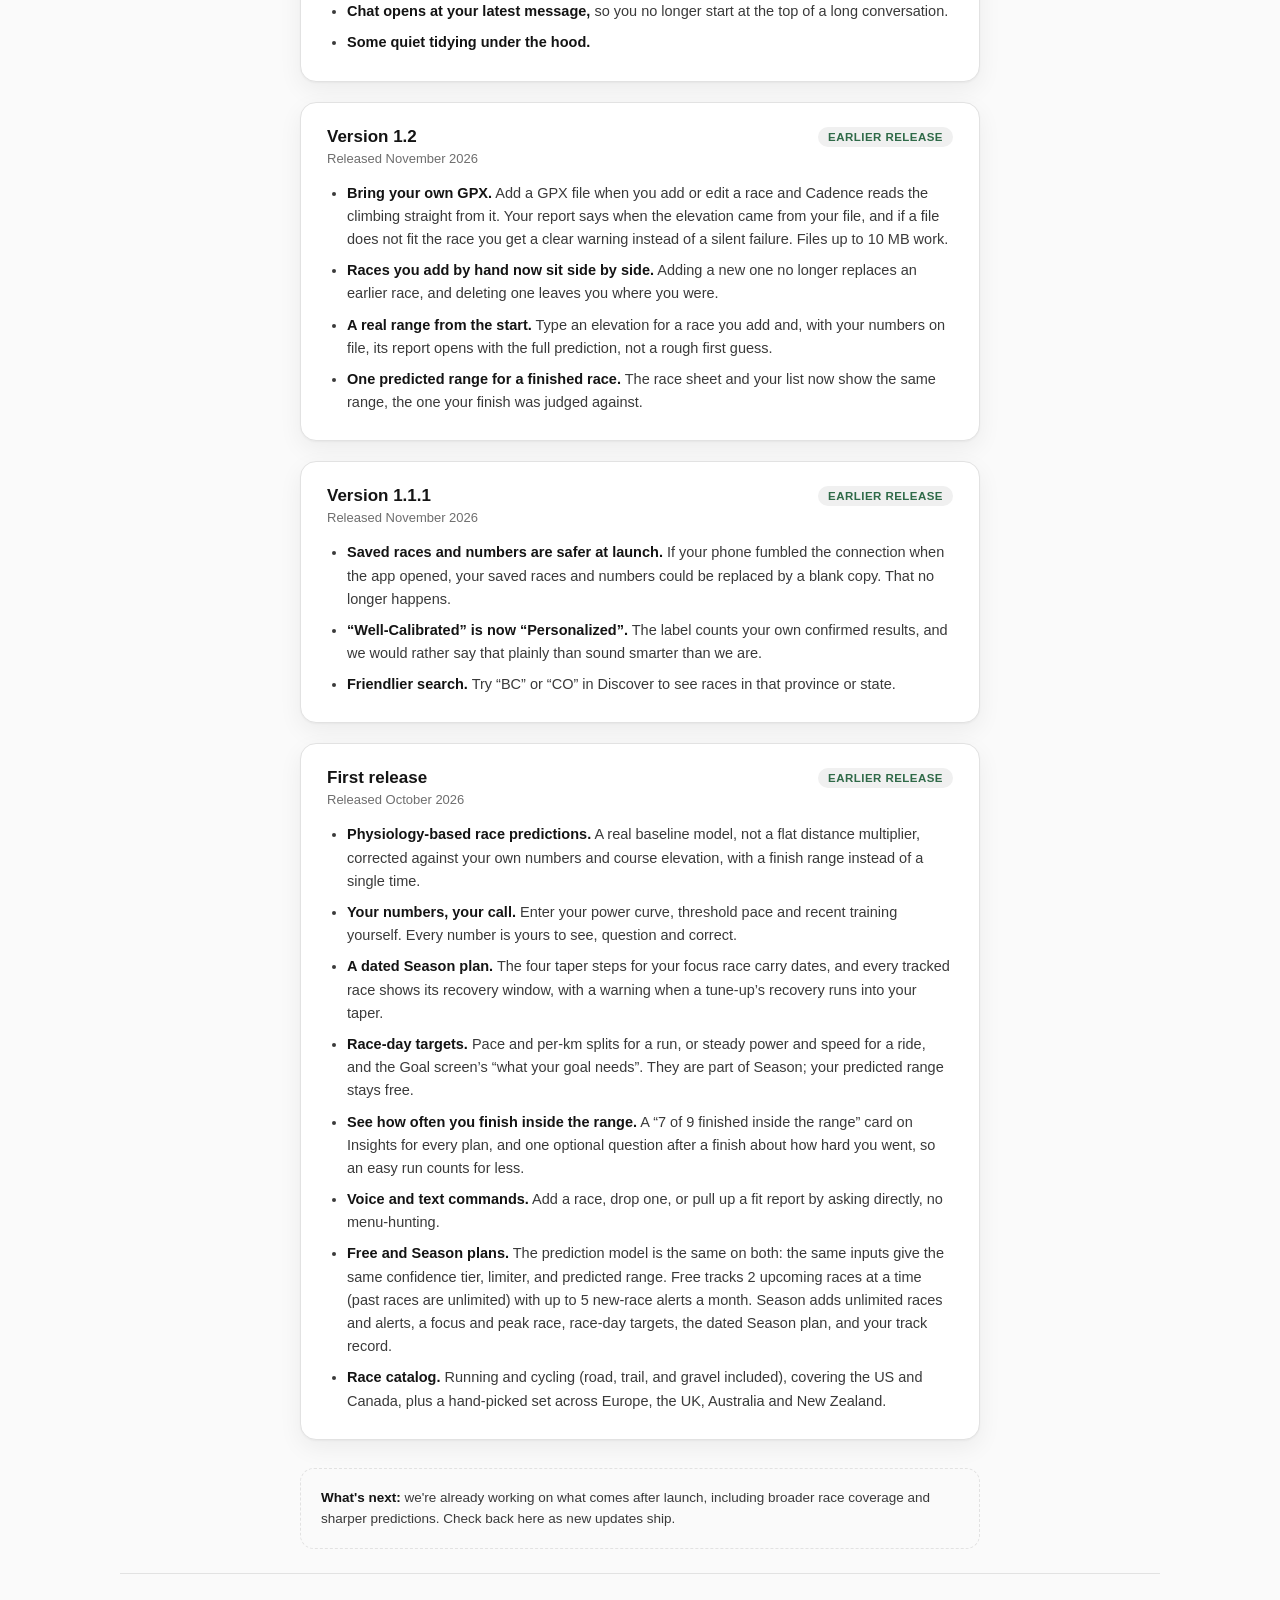
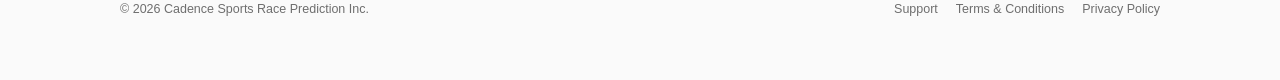
<file: release-notes/index.html>
<!doctype html>
<html lang="en">
<head>
<meta charset="utf-8" />
<meta name="viewport" content="width=device-width, initial-scale=1" />
<meta name="description" content="What has shipped in each version of Cadence for iPhone." />
<link rel="canonical" href="https://cadencesports.ca/release-notes/" />
<meta property="og:type" content="website" />
<meta property="og:site_name" content="Cadence Race Fit" />
<meta property="og:title" content="Release Notes | Cadence Race Fit" />
<meta property="og:description" content="What has shipped in each version of Cadence for iPhone." />
<meta property="og:url" content="https://cadencesports.ca/release-notes/" />
<meta name="twitter:card" content="summary_large_image" />
<meta property="og:image" content="https://cadencesports.ca/og-image.png" />
<meta property="og:image:width" content="1200" />
<meta property="og:image:height" content="630" />
<meta property="og:image:alt" content="Cadence: Know if a race fits you before you sign up. A predicted finish range and a fit verdict for any race, from your own numbers." />
<meta name="twitter:image" content="https://cadencesports.ca/og-image.png" />
<link rel="icon" href="/favicon.svg" type="image/svg+xml" />
<link rel="icon" href="/favicon-48.png" sizes="48x48" type="image/png" />
<link rel="apple-touch-icon" href="/apple-touch-icon.png" />
<script async src="https://cdn.telemetrydeck.com/websdk/telemetrydeck.min.js" data-app-id="EA98CEEC-6501-4A61-B501-E230371667DA"></script>
<!-- Cross-document View Transitions — see index.html's own comment on
     this same tag for why. -->
<meta name="view-transition" content="same-origin">
<title>Release Notes | Cadence Race Fit</title>
<script>
  // Must run before first paint — see theme-toggle.js's own comment.
  (function () {
    try {
      var t = localStorage.getItem('cadence-theme');
      if (t === 'light' || t === 'dark') document.documentElement.setAttribute('data-theme', t);
    } catch (e) {}
  })();
</script>
<link rel="preconnect" href="https://fonts.googleapis.com">
<link rel="preconnect" href="https://fonts.gstatic.com" crossorigin>
<link href="https://fonts.googleapis.com/css2?family=Sora:wght@500&display=swap" rel="stylesheet">
<style>
  /* Tokens transcribed exactly from ios/Cadence/Theme.swift, same as every
     other page on this site — one shared palette. */
  :root {
    --bg: #FAFAFA;
    --surface: #FFFFFF;
    --surface-alt: #F0F0F0;
    --divider: #E2E2E2;
    --text: #141414;
    --body-text: #3A3A3A;
    --meta: #6E6E6E;
    --label: #4A4A4A;
    --good: #2F6A48;
    --accent: #141414;
    --on-accent: #FFFFFF;
    --shadow: 0 1px 2px rgba(20, 20, 20, 0.04), 0 8px 24px rgba(20, 20, 20, 0.06);
  }
  @media (prefers-color-scheme: dark) {
    :root:not([data-theme="light"]) {
      --bg: #0C0C0C;
      --surface: #1A1A1A;
      --surface-alt: #131313;
      --divider: #2E2E2E;
      --text: #F5F5F5;
      --body-text: #D0D0D0;
      --meta: #8A8A8A;
      --label: #B5B5B5;
      --good: #5FBF8F;
      --accent: #F5F5F5;
      --on-accent: #000000;
      --shadow: 0 1px 2px rgba(0, 0, 0, 0.3), 0 8px 24px rgba(0, 0, 0, 0.35);
    }
  }
  :root[data-theme="dark"] {
    --bg: #0C0C0C;
    --surface: #1A1A1A;
    --surface-alt: #131313;
    --divider: #2E2E2E;
    --text: #F5F5F5;
    --body-text: #D0D0D0;
    --meta: #8A8A8A;
    --label: #B5B5B5;
    --good: #5FBF8F;
    --accent: #F5F5F5;
    --on-accent: #000000;
    --shadow: 0 1px 2px rgba(0, 0, 0, 0.3), 0 8px 24px rgba(0, 0, 0, 0.35);
  }

  * { box-sizing: border-box; }
  /* Always reserve the vertical scrollbar's space, even on a page short
     enough it doesn't need to scroll — otherwise this page and one that
     does scroll (Support, the homepage) end up with different available
     widths, and everything centered in the body, nav included, visibly
     shifts a few pixels between them. */
  html { overflow-y: scroll; }
  html, body {
    margin: 0;
    padding: 0;
    background: var(--bg);
    color: var(--text);
    font-family: -apple-system, BlinkMacSystemFont, "Segoe UI", Roboto, Helvetica, Arial, sans-serif;
    -webkit-font-smoothing: antialiased;
  }
  body {
    display: flex;
    justify-content: center;
    min-height: 100vh;
  }
  /* 1080px to match every other page — nav lives inside main, so main's
     own max-width is what nav's visible width tracks; .content below
     narrows the actual readable text back down. No top padding: nav
     must sit flush with the very top of the page at rest, exactly where
     it ends up once stuck (position: sticky, top: 0) after scrolling —
     padding here would only show before the first scroll and vanish the
     moment nav sticks, making nav look shorter on a page you land on
     already scrolled (e.g. via an anchor link) than one you load at rest. */
  main {
    width: 100%;
    max-width: 1080px;
    padding: 0 20px 64px;
  }
  /* Centered on the page, same as this page always looked — main itself
     used to be this same narrow width and centered as a whole, so nav
     and content were centered together. nav is wider now (for its own
     width-consistency across pages), but the actual content keeps the
     centered position it always had rather than shifting to flush-left
     under the now-wider nav's logo. */
  .content {
    max-width: 680px;
    margin: 0 auto;
  }

  /* Nav/brand/footer styling lives in the shared /nav.css (linked in
     <head>), not here — see that file's own header comment for why. */

  h1 {
    font-size: 28px;
    line-height: 1.25;
    margin: 0 0 8px;
    letter-spacing: -0.01em;
  }
  .lede {
    color: var(--body-text);
    font-size: 15px;
    line-height: 1.55;
    margin: 0 0 32px;
  }

  .release-list { display: flex; flex-direction: column; gap: 20px; }
  .release-entry {
    background: var(--surface);
    border: 1px solid var(--divider);
    border-radius: 16px;
    box-shadow: var(--shadow);
    padding: 24px 26px 26px;
  }
  .release-head {
    display: flex; align-items: center; justify-content: space-between;
    gap: 12px; flex-wrap: wrap;
    margin-bottom: 4px;
  }
  .release-head h2 { font-size: 17px; font-weight: 600; margin: 0; }
  .release-tag {
    font-size: 11.5px; font-weight: 700; letter-spacing: 0.04em; text-transform: uppercase;
    color: var(--good); background: var(--surface-alt);
    padding: 4px 10px; border-radius: 999px; white-space: nowrap;
  }
  .release-date { font-size: 13px; color: var(--meta); margin: 0 0 16px; }
  .release-entry ul { margin: 0; padding-left: 20px; }
  .release-entry li { font-size: 14.5px; line-height: 1.6; color: var(--body-text); margin-bottom: 8px; }
  .release-entry li:last-child { margin-bottom: 0; }
  .release-entry li strong { color: var(--text); font-weight: 600; }

  .whats-next {
    margin-top: 28px; padding: 18px 20px;
    border: 1px dashed var(--divider); border-radius: 14px;
    font-size: 13.5px; line-height: 1.6; color: var(--body-text);
  }
  .whats-next strong { color: var(--text); }

</style>
<link rel="stylesheet" href="/nav.css">
</head>
<body>
  <main>
    <nav>
      <a class="brand" href="/" aria-label="Cadence home">
        <svg viewBox="0 0 32 32" role="img" aria-label="Cadence">
          <line x1="4.5" y1="27" x2="9.5" y2="13" stroke="var(--meta)" stroke-width="5" stroke-linecap="round" opacity="0.55"></line>
          <line x1="13.5" y1="23" x2="18.5" y2="9" stroke="var(--meta)" stroke-width="5" stroke-linecap="round" opacity="0.5"></line>
          <line x1="22.5" y1="19" x2="27.5" y2="5" stroke="var(--good)" stroke-width="5" stroke-linecap="round"></line>
        </svg>
        <span class="brand-word">cadence</span>
      </a>
      <div class="nav-right">
        <div class="nav-links" id="nav-links">
        <a href="/features/">Features</a>
        <a href="/how-it-works/">How It Works</a>
        <a href="/pricing/">Pricing</a>
        <a href="/faq/">FAQ</a>
        <a href="/release-notes/">Release Notes</a>
        <a href="/support/">Support</a>
      </div>
        <div class="theme-toggle" role="group" aria-label="Appearance">
          <button type="button" data-theme-choice="system" aria-label="System appearance" aria-pressed="false">
            <svg viewBox="0 0 24 24"><circle cx="12" cy="12" r="9" fill="none" stroke="currentColor" stroke-width="2"></circle><path d="M12 3a9 9 0 000 18z" fill="currentColor"></path></svg>
          </button>
          <button type="button" data-theme-choice="light" aria-label="Light appearance" aria-pressed="false">
            <svg viewBox="0 0 24 24" fill="none" stroke="currentColor" stroke-width="2" stroke-linecap="round"><circle cx="12" cy="12" r="4"></circle><path d="M12 2v2M12 20v2M4.93 4.93l1.41 1.41M17.66 17.66l1.41 1.41M2 12h2M20 12h2M4.93 19.07l1.41-1.41M17.66 6.34l1.41-1.41"></path></svg>
          </button>
          <button type="button" data-theme-choice="dark" aria-label="Dark appearance" aria-pressed="false">
            <svg viewBox="0 0 24 24" fill="currentColor"><path d="M21 12.79A9 9 0 1111.21 3 7 7 0 0021 12.79z"></path></svg>
          </button>
        </div>
        <button class="menu-btn" type="button" aria-expanded="false" aria-controls="nav-links" aria-label="Menu"><svg class="bars" width="18" height="18" viewBox="0 0 24 24" fill="none" stroke="currentColor" stroke-width="2" stroke-linecap="round"><path d="M4 7h16M4 12h16M4 17h16"/></svg><svg class="x" width="18" height="18" viewBox="0 0 24 24" fill="none" stroke="currentColor" stroke-width="2" stroke-linecap="round"><path d="M6 6l12 12M18 6L6 18"/></svg></button>
      </div>
    </nav>
    <div class="content">

    <h1>Release Notes</h1>
    <p class="lede">What's shipped in Cadence, and what we're working on next. We'll keep this updated as new versions go out.</p>

    <div class="release-list">
      <div class="release-entry">
        <div class="release-head">
          <h2>Version 1.3</h2>
          <span class="release-tag">Available now</span>
        </div>
        <p class="release-date">Released November 2026</p>
        <ul>
          <li><strong>Cadence works outside Cadence.</strong> Ask Siri to find races with Cadence, open a race report, see what fits you, or save a race (Siri asks before anything is saved). Your saved and registered races also show up in Spotlight search on your phone.</li>
          <li><strong>New-race alerts reach you when Cadence is closed.</strong> Switch on New races that fit in Settings, under Notifications, and a race that scores a real fit can arrive as a notification even when Cadence isn't open. It is off until you turn it on, and used only for these alerts. Free keeps up to 5 per 30 days; Season is unlimited.</li>
          <li><strong>Threshold history.</strong> Insights now draws a line through your FTP and threshold-pace readings, with dates, so you can see which way they are going.</li>
          <li><strong>Chat lists the marathons you asked for.</strong> Ask for marathons in a place and Chat lists only marathons, the three soonest, with the same count Discover shows. A race in the UK no longer counts as one in the US.</li>
          <li><strong>A rating request, once per version.</strong> After a result lands inside our range, Apple's own rating sheet may appear once. Cadence adds no wording and no reward.</li>
          <li><strong>First-race fix.</strong> Adding a race you have already run now asks for your finish time even for the very first race you add.</li>
        </ul>
      </div>
      <div class="release-entry">
        <div class="release-head">
          <h2>Version 1.2.3</h2>
          <span class="release-tag">Earlier release</span>
        </div>
        <p class="release-date">Released November 2026</p>
        <ul>
          <li><strong>Add a race you have already run.</strong> Add a race that has already happened and Cadence asks how it went right there. Type your finish time and, if it landed outside our range, tell us why, so it counts the right way.</li>
          <li><strong>Past races are unlimited on Free.</strong> A race whose date has passed never uses one of your Free slots. Only upcoming races count toward the 2.</li>
          <li><strong>Finished races say Finished.</strong> On the Calendar, completed races now read Finished beside the time and line up with the range we predicted.</li>
          <li><strong>Elevation for more courses.</strong> Climbing now comes from USGS in the US and Natural Resources Canada in Canada, so many Canadian courses that never showed elevation now do. Cadence also looks harder for a race's course. Races whose course can't be found still say gain unknown.</li>
          <li><strong>Reinstalling no longer signs you back in.</strong> If you delete and reinstall Cadence, it no longer opens signed in to the last account on the phone.</li>
        </ul>
      </div>
      <div class="release-entry">
        <div class="release-head">
          <h2>Version 1.2.2</h2>
          <span class="release-tag">Earlier release</span>
        </div>
        <p class="release-date">Released November 2026</p>
        <ul>
          <li><strong>A tidier list of finished races.</strong> On the Calendar, completed races now sit newest first under year headings, each with the time you ran beside the range we predicted. To fix a time, open the race and tap Report.</li>
        </ul>
      </div>
      <div class="release-entry">
        <div class="release-head">
          <h2>Version 1.2.1</h2>
          <span class="release-tag">Earlier release</span>
        </div>
        <p class="release-date">Released November 2026</p>
        <ul>
          <li><strong>Chat reads the calendar.</strong> Ask for &ldquo;half marathons in BC Canada in 2027&rdquo; and Chat lists BC races in 2027. A year is a year, not a place, and &ldquo;BC&rdquo; means British Columbia.</li>
          <li><strong>No more random half marathon.</strong> Typing just &ldquo;half&rdquo; no longer sends you to a race that happens to have it in the name.</li>
          <li><strong>Chat opens at your latest message,</strong> so you no longer start at the top of a long conversation.</li>
          <li><strong>Some quiet tidying under the hood.</strong></li>
        </ul>
      </div>
      <div class="release-entry">
        <div class="release-head">
          <h2>Version 1.2</h2>
          <span class="release-tag">Earlier release</span>
        </div>
        <p class="release-date">Released November 2026</p>
        <ul>
          <li><strong>Bring your own GPX.</strong> Add a GPX file when you add or edit a race and Cadence reads the climbing straight from it. Your report says when the elevation came from your file, and if a file does not fit the race you get a clear warning instead of a silent failure. Files up to 10 MB work.</li>
          <li><strong>Races you add by hand now sit side by side.</strong> Adding a new one no longer replaces an earlier race, and deleting one leaves you where you were.</li>
          <li><strong>A real range from the start.</strong> Type an elevation for a race you add and, with your numbers on file, its report opens with the full prediction, not a rough first guess.</li>
          <li><strong>One predicted range for a finished race.</strong> The race sheet and your list now show the same range, the one your finish was judged against.</li>
        </ul>
      </div>
      <div class="release-entry">
        <div class="release-head">
          <h2>Version 1.1.1</h2>
          <span class="release-tag">Earlier release</span>
        </div>
        <p class="release-date">Released November 2026</p>
        <ul>
          <li><strong>Saved races and numbers are safer at launch.</strong> If your phone fumbled the connection when the app opened, your saved races and numbers could be replaced by a blank copy. That no longer happens.</li>
          <li><strong>&ldquo;Well-Calibrated&rdquo; is now &ldquo;Personalized&rdquo;.</strong> The label counts your own confirmed results, and we would rather say that plainly than sound smarter than we are.</li>
          <li><strong>Friendlier search.</strong> Try &ldquo;BC&rdquo; or &ldquo;CO&rdquo; in Discover to see races in that province or state.</li>
        </ul>
      </div>
      <div class="release-entry">
        <div class="release-head">
          <h2>First release</h2>
          <span class="release-tag">Earlier release</span>
        </div>
        <p class="release-date">Released October 2026</p>
        <ul>
          <li><strong>Physiology-based race predictions.</strong> A real baseline model, not a flat distance multiplier, corrected against your own numbers and course elevation, with a finish range instead of a single time.</li>
          <li><strong>Your numbers, your call.</strong> Enter your power curve, threshold pace and recent training yourself. Every number is yours to see, question and correct.</li>
          <li><strong>A dated Season plan.</strong> The four taper steps for your focus race carry dates, and every tracked race shows its recovery window, with a warning when a tune-up&rsquo;s recovery runs into your taper.</li>
          <li><strong>Race-day targets.</strong> Pace and per-km splits for a run, or steady power and speed for a ride, and the Goal screen&rsquo;s &ldquo;what your goal needs&rdquo;. They are part of Season; your predicted range stays free.</li>
          <li><strong>See how often you finish inside the range.</strong> A &ldquo;7 of 9 finished inside the range&rdquo; card on Insights for every plan, and one optional question after a finish about how hard you went, so an easy run counts for less.</li>
          <li><strong>Voice and text commands.</strong> Add a race, drop one, or pull up a fit report by asking directly, no menu-hunting.</li>
          <li><strong>Free and Season plans.</strong> The prediction model is the same on both: the same inputs give the same confidence tier, limiter, and predicted range. Free tracks 2 upcoming races at a time (past races are unlimited) with up to 5 new-race alerts a month. Season adds unlimited races and alerts, a focus and peak race, race-day targets, the dated Season plan, and your track record.</li>
          <li><strong>Race catalog.</strong> Running and cycling (road, trail, and gravel included), covering the US and Canada, plus a hand-picked set across Europe, the UK, Australia and New Zealand.</li>
        </ul>
      </div>
    </div>

    <div class="whats-next">
      <strong>What's next:</strong> we're already working on what comes after launch, including broader race coverage and sharper predictions. Check back here as new updates ship.
    </div>

    </div>
    <footer>
      <span>&copy; 2026 Cadence Sports Race Prediction Inc.</span>
      <div class="foot-links">
        <a href="/support/">Support</a>
        <a href="/terms/">Terms &amp; Conditions</a>
        <a href="/privacy/">Privacy Policy</a>
      </div>
    </footer>
  </main>
<script src="/theme-toggle.js"></script>
</body>
</html>
</file>
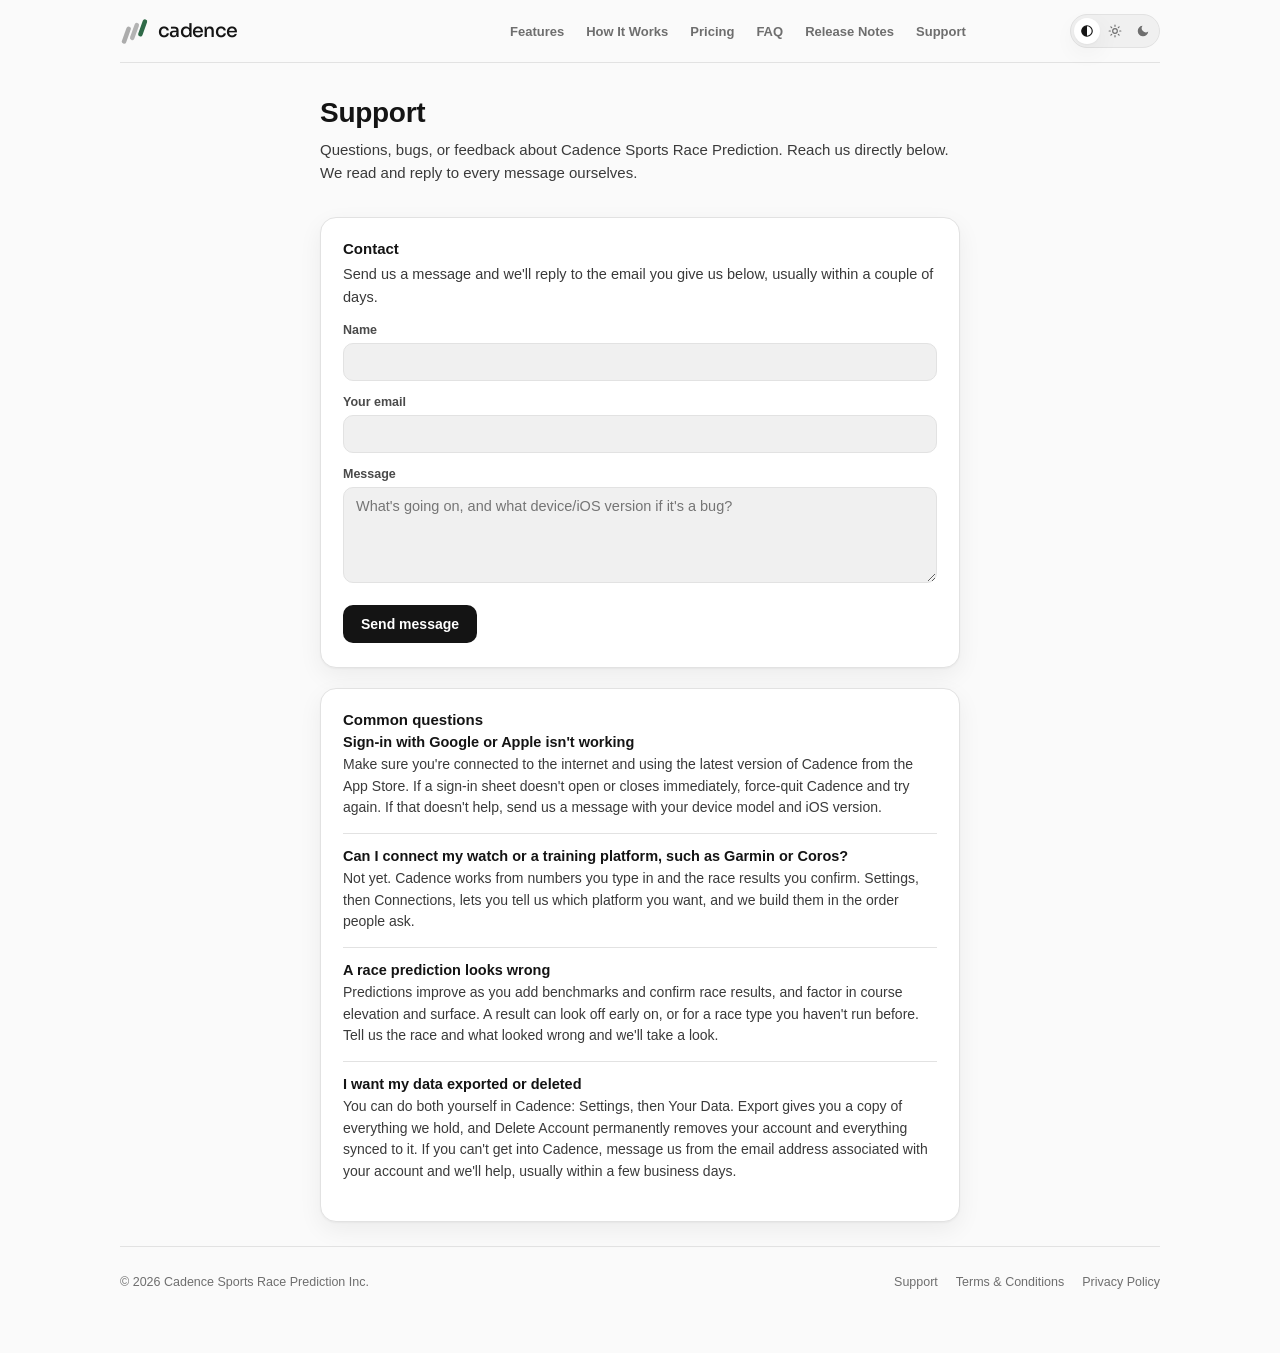
<file: support/index.html>
<!doctype html>
<html lang="en">
<head>
<meta charset="utf-8" />
<meta name="viewport" content="width=device-width, initial-scale=1" />
<meta name="description" content="Contact Cadence, and find answers on sign-in, a prediction that looks wrong, and exporting or deleting your data." />
<link rel="canonical" href="https://cadencesports.ca/support/" />
<meta property="og:type" content="website" />
<meta property="og:site_name" content="Cadence Race Fit" />
<meta property="og:title" content="Support | Cadence Race Fit" />
<meta property="og:description" content="Contact Cadence, and find answers on sign-in, a prediction that looks wrong, and exporting or deleting your data." />
<meta property="og:url" content="https://cadencesports.ca/support/" />
<meta name="twitter:card" content="summary_large_image" />
<meta property="og:image" content="https://cadencesports.ca/og-image.png" />
<meta property="og:image:width" content="1200" />
<meta property="og:image:height" content="630" />
<meta property="og:image:alt" content="Cadence: Know if a race fits you before you sign up. A predicted finish range and a fit verdict for any race, from your own numbers." />
<meta name="twitter:image" content="https://cadencesports.ca/og-image.png" />
<link rel="icon" href="/favicon.svg" type="image/svg+xml" />
<link rel="icon" href="/favicon-48.png" sizes="48x48" type="image/png" />
<link rel="apple-touch-icon" href="/apple-touch-icon.png" />
<script async src="https://cdn.telemetrydeck.com/websdk/telemetrydeck.min.js" data-app-id="EA98CEEC-6501-4A61-B501-E230371667DA"></script>
<!-- Cross-document View Transitions — see index.html's own comment on
     this same tag for why. -->
<meta name="view-transition" content="same-origin">
<title>Support | Cadence Race Fit</title>
<script>
  // Must run before first paint — see theme-toggle.js's own comment.
  (function () {
    try {
      var t = localStorage.getItem('cadence-theme');
      if (t === 'light' || t === 'dark') document.documentElement.setAttribute('data-theme', t);
    } catch (e) {}
  })();
</script>
<link rel="preconnect" href="https://fonts.googleapis.com">
<link rel="preconnect" href="https://fonts.gstatic.com" crossorigin>
<link href="https://fonts.googleapis.com/css2?family=Sora:wght@500&display=swap" rel="stylesheet">
<style>
  /* Tokens transcribed exactly from ios/Cadence/Theme.swift — the app's
     own "near-monochrome + one highlight" palette, not a separate guess. */
  :root {
    --bg: #FAFAFA;
    --surface: #FFFFFF;
    --surface-alt: #F0F0F0;
    --divider: #E2E2E2;
    --text: #141414;
    --body-text: #3A3A3A;
    --meta: #6E6E6E;
    --label: #4A4A4A;
    --good: #2F6A48;
    --accent: #141414;
    --on-accent: #FFFFFF;
    --danger: #B3422E;
    --shadow: 0 1px 2px rgba(20, 20, 20, 0.04), 0 8px 24px rgba(20, 20, 20, 0.06);
  }
  @media (prefers-color-scheme: dark) {
    :root:not([data-theme="light"]) {
      --bg: #0C0C0C;
      --surface: #1A1A1A;
      --surface-alt: #131313;
      --divider: #2E2E2E;
      --text: #F5F5F5;
      --body-text: #D0D0D0;
      --meta: #8A8A8A;
      --label: #B5B5B5;
      --good: #5FBF8F;
      --accent: #F5F5F5;
      --on-accent: #000000;
      --danger: #E08A73;
      --shadow: 0 1px 2px rgba(0, 0, 0, 0.3), 0 8px 24px rgba(0, 0, 0, 0.35);
    }
  }
  :root[data-theme="dark"] {
    --bg: #0C0C0C;
    --surface: #1A1A1A;
    --surface-alt: #131313;
    --divider: #2E2E2E;
    --text: #F5F5F5;
    --body-text: #D0D0D0;
    --meta: #8A8A8A;
    --label: #B5B5B5;
    --good: #5FBF8F;
    --accent: #F5F5F5;
    --on-accent: #000000;
    --danger: #E08A73;
    --shadow: 0 1px 2px rgba(0, 0, 0, 0.3), 0 8px 24px rgba(0, 0, 0, 0.35);
  }

  * { box-sizing: border-box; }
  /* Always reserve the vertical scrollbar's space, even on a page short
     enough it doesn't need to scroll — otherwise a page that scrolls
     and one just barely short enough not to (e.g. Release Notes) end up
     with different available widths, and everything centered in the
     body, nav included, visibly shifts a few pixels between them. */
  html { overflow-y: scroll; }
  html, body {
    margin: 0;
    padding: 0;
    background: var(--bg);
    color: var(--text);
    font-family: -apple-system, BlinkMacSystemFont, "Segoe UI", Roboto, Helvetica, Arial, sans-serif;
    -webkit-font-smoothing: antialiased;
  }
  body {
    display: flex;
    justify-content: center;
    min-height: 100vh;
  }
  /* 1080px to match every other page — nav lives inside main, so main's
     own max-width is what nav's visible width tracks; .content below
     narrows the actual readable text back down. No top padding: nav
     must sit flush with the very top of the page at rest, exactly where
     it ends up once stuck (position: sticky, top: 0) after scrolling —
     padding here would only show before the first scroll and vanish the
     moment nav sticks, making nav look shorter on a page you land on
     already scrolled (e.g. via an anchor link) than one you load at rest. */
  main {
    width: 100%;
    max-width: 1080px;
    padding: 0 20px 64px;
  }
  /* Centered on the page, same as this page always looked — main itself
     used to be this same narrow width and centered as a whole, so nav
     and content were centered together. nav is wider now (for its own
     width-consistency across pages), but the actual content keeps the
     centered position it always had rather than shifting to flush-left
     under the now-wider nav's logo. */
  .content {
    max-width: 640px;
    margin: 0 auto;
  }

  /* Nav/brand/footer styling lives in the shared /nav.css (linked in
     <head>), not here — see that file's own header comment for why. */

  h1 {
    font-size: 28px;
    line-height: 1.25;
    margin: 0 0 8px;
    letter-spacing: -0.01em;
  }
  .lede {
    color: var(--body-text);
    font-size: 15px;
    line-height: 1.55;
    margin: 0 0 32px;
  }

  .card {
    background: var(--surface);
    border: 1px solid var(--divider);
    border-radius: 16px;
    box-shadow: var(--shadow);
    padding: 22px 22px 24px;
    margin-bottom: 20px;
  }
  .card h2 {
    font-size: 15px;
    font-weight: 600;
    margin: 0 0 6px;
  }
  .card p {
    font-size: 14.5px;
    line-height: 1.6;
    color: var(--body-text);
    margin: 0 0 14px;
  }

  .field { margin-bottom: 14px; }
  .field label {
    display: block;
    font-size: 12.5px;
    font-weight: 600;
    color: var(--label);
    margin-bottom: 6px;
  }
  .field input, .field textarea {
    width: 100%;
    font: inherit;
    font-size: 14.5px;
    color: var(--text);
    background: var(--surface-alt);
    border: 1px solid var(--divider);
    border-radius: 10px;
    padding: 10px 12px;
    resize: vertical;
  }
  .field textarea { min-height: 96px; }
  .field input:focus, .field textarea:focus {
    outline: 2px solid var(--good);
    outline-offset: 1px;
  }

  .form-row {
    display: flex;
    align-items: center;
    justify-content: space-between;
    gap: 12px;
    flex-wrap: wrap;
    margin-top: 18px;
  }
  button.send-btn {
    font-family: inherit;
    font-size: 14px;
    font-weight: 600;
    color: var(--on-accent);
    background: var(--accent);
    border: none;
    border-radius: 10px;
    padding: 11px 18px;
    cursor: pointer;
  }
  button.send-btn:disabled { opacity: 0.55; cursor: default; }
  button.send-btn:active:not(:disabled) { opacity: 0.8; }
  .status { font-size: 13.5px; line-height: 1.5; }
  .status.ok { color: var(--good); }
  .status.err { color: var(--danger); }

  .topics { margin: 0; padding: 0; }
  .topic {
    padding: 14px 0;
    border-top: 1px solid var(--divider);
  }
  .topic:first-child { border-top: none; padding-top: 0; }
  .topic h3 {
    font-size: 14.5px;
    font-weight: 600;
    margin: 0 0 4px;
  }
  .topic p {
    font-size: 14px;
    line-height: 1.55;
    color: var(--body-text);
    margin: 0;
  }

</style>
<link rel="stylesheet" href="/nav.css">
</head>
<body>
  <main>
    <nav>
      <a class="nav-brand-link" href="/">
        <div class="brand">
          <!-- Three round-capped diagonal strides, the last one lit — per
               Theme.swift's CadenceMark construction spec (32-unit grid). -->
          <svg viewBox="0 0 32 32" role="img" aria-label="Cadence">
            <line x1="4.5" y1="27" x2="9.5" y2="13" stroke="var(--meta)" stroke-width="5" stroke-linecap="round" opacity="0.55"></line>
            <line x1="13.5" y1="23" x2="18.5" y2="9" stroke="var(--meta)" stroke-width="5" stroke-linecap="round" opacity="0.5"></line>
            <line x1="22.5" y1="19" x2="27.5" y2="5" stroke="var(--good)" stroke-width="5" stroke-linecap="round"></line>
          </svg>
          <span class="brand-word">cadence</span>
        </div>
      </a>
      <div class="nav-right">
        <div class="nav-links" id="nav-links">
        <a href="/features/">Features</a>
        <a href="/how-it-works/">How It Works</a>
        <a href="/pricing/">Pricing</a>
        <a href="/faq/">FAQ</a>
        <a href="/release-notes/">Release Notes</a>
        <a href="/support/">Support</a>
      </div>
        <div class="theme-toggle" role="group" aria-label="Appearance">
          <button type="button" data-theme-choice="system" aria-label="System appearance" aria-pressed="false">
            <svg viewBox="0 0 24 24"><circle cx="12" cy="12" r="9" fill="none" stroke="currentColor" stroke-width="2"></circle><path d="M12 3a9 9 0 000 18z" fill="currentColor"></path></svg>
          </button>
          <button type="button" data-theme-choice="light" aria-label="Light appearance" aria-pressed="false">
            <svg viewBox="0 0 24 24" fill="none" stroke="currentColor" stroke-width="2" stroke-linecap="round"><circle cx="12" cy="12" r="4"></circle><path d="M12 2v2M12 20v2M4.93 4.93l1.41 1.41M17.66 17.66l1.41 1.41M2 12h2M20 12h2M4.93 19.07l1.41-1.41M17.66 6.34l1.41-1.41"></path></svg>
          </button>
          <button type="button" data-theme-choice="dark" aria-label="Dark appearance" aria-pressed="false">
            <svg viewBox="0 0 24 24" fill="currentColor"><path d="M21 12.79A9 9 0 1111.21 3 7 7 0 0021 12.79z"></path></svg>
          </button>
        </div>
        <button class="menu-btn" type="button" aria-expanded="false" aria-controls="nav-links" aria-label="Menu"><svg class="bars" width="18" height="18" viewBox="0 0 24 24" fill="none" stroke="currentColor" stroke-width="2" stroke-linecap="round"><path d="M4 7h16M4 12h16M4 17h16"/></svg><svg class="x" width="18" height="18" viewBox="0 0 24 24" fill="none" stroke="currentColor" stroke-width="2" stroke-linecap="round"><path d="M6 6l12 12M18 6L6 18"/></svg></button>
      </div>
    </nav>
    <div class="content">

    <h1>Support</h1>
    <p class="lede">
      Questions, bugs, or feedback about Cadence Sports Race Prediction. Reach us directly below.
      We read and reply to every message ourselves.
    </p>

    <div class="card">
      <h2>Contact</h2>
      <p id="formIntro">Send us a message and we'll reply to the email you give us below, usually within a couple of days.</p>

      <form id="contactForm" novalidate>
        <div class="field">
          <label for="fName">Name</label>
          <input id="fName" name="name" type="text" required maxlength="80" autocomplete="name">
        </div>
        <div class="field">
          <label for="fEmail">Your email</label>
          <input id="fEmail" name="email" type="email" required maxlength="200" autocomplete="email">
        </div>
        <div class="field">
          <label for="fMessage">Message</label>
          <textarea id="fMessage" name="message" required maxlength="4000" placeholder="What's going on, and what device/iOS version if it's a bug?"></textarea>
        </div>
        <div class="form-row">
          <button class="send-btn" id="sendBtn" type="submit">Send message</button>
          <span class="status" id="statusText" role="status" aria-live="polite"></span>
        </div>
      </form>
    </div>

    <div class="card">
      <h2>Common questions</h2>
      <ul class="topics" style="list-style: none;">
        <li class="topic">
          <h3>Sign-in with Google or Apple isn't working</h3>
          <p>Make sure you're connected to the internet and using the latest version of Cadence from the App Store. If a sign-in sheet doesn't open or closes immediately, force-quit Cadence and try again. If that doesn't help, send us a message with your device model and iOS version.</p>
        </li>
        <li class="topic">
          <h3>Can I connect my watch or a training platform, such as Garmin or Coros?</h3>
          <p>Not yet. Cadence works from numbers you type in and the race results you confirm. Settings, then Connections, lets you tell us which platform you want, and we build them in the order people ask.</p>
        </li>
        <li class="topic">
          <h3>A race prediction looks wrong</h3>
          <p>Predictions improve as you add benchmarks and confirm race results, and factor in course elevation and surface. A result can look off early on, or for a race type you haven't run before. Tell us the race and what looked wrong and we'll take a look.</p>
        </li>
        <li class="topic">
          <h3>I want my data exported or deleted</h3>
          <p>You can do both yourself in Cadence: Settings, then Your Data. Export gives you a copy of everything we hold, and Delete Account permanently removes your account and everything synced to it. If you can't get into Cadence, message us from the email address associated with your account and we'll help, usually within a few business days.</p>
        </li>
      </ul>
    </div>

    </div>
    <footer>
      <span>&copy; 2026 Cadence Sports Race Prediction Inc.</span>
      <div class="foot-links">
        <a href="/support/">Support</a>
        <a href="/terms/">Terms &amp; Conditions</a>
        <a href="/privacy/">Privacy Policy</a>
      </div>
    </footer>
  </main>

  <script src="/theme-toggle.js"></script>
  <script>
    (function () {
      // cadence-api-2m8a.onrender.com is this site's own real backend (see
      // server/src/email.ts's own comment on the same URL) — the only
      // public API this static site ever calls.
      var API_URL = 'https://cadence-api-2m8a.onrender.com/api/support/contact';

      var form = document.getElementById('contactForm');
      var btn = document.getElementById('sendBtn');
      var status = document.getElementById('statusText');
      var intro = document.getElementById('formIntro');
      if (!form || !btn || !status) return;

      function setStatus(text, kind) {
        status.textContent = text;
        status.className = 'status' + (kind ? ' ' + kind : '');
      }

      form.addEventListener('submit', function (e) {
        e.preventDefault();
        if (!form.checkValidity()) { form.reportValidity(); return; }

        var name = form.elements.name.value.trim();
        var email = form.elements.email.value.trim();
        var message = form.elements.message.value.trim();

        btn.disabled = true;
        btn.textContent = 'Sending…';
        setStatus('');

        fetch(API_URL, {
          method: 'POST',
          headers: { 'Content-Type': 'application/json' },
          body: JSON.stringify({ name: name, email: email, message: message }),
        })
          .then(function (res) { return res.json().then(function (body) { return { ok: res.ok, body: body }; }); })
          .then(function (result) {
            if (result.ok) {
              setStatus("Sent — we'll reply by email.", 'ok');
              intro.textContent = "Thanks — we'll get back to you soon.";
              form.reset();
              btn.textContent = 'Send another message';
              btn.disabled = false;
            } else {
              setStatus(result.body && result.body.error || "Couldn't send your message — try again in a moment.", 'err');
              btn.disabled = false;
              btn.textContent = 'Send message';
            }
          })
          .catch(function () {
            setStatus("Couldn't send your message — try again in a moment.", 'err');
            btn.disabled = false;
            btn.textContent = 'Send message';
          });
      });
    })();
  </script>
</body>
</html>
</file>
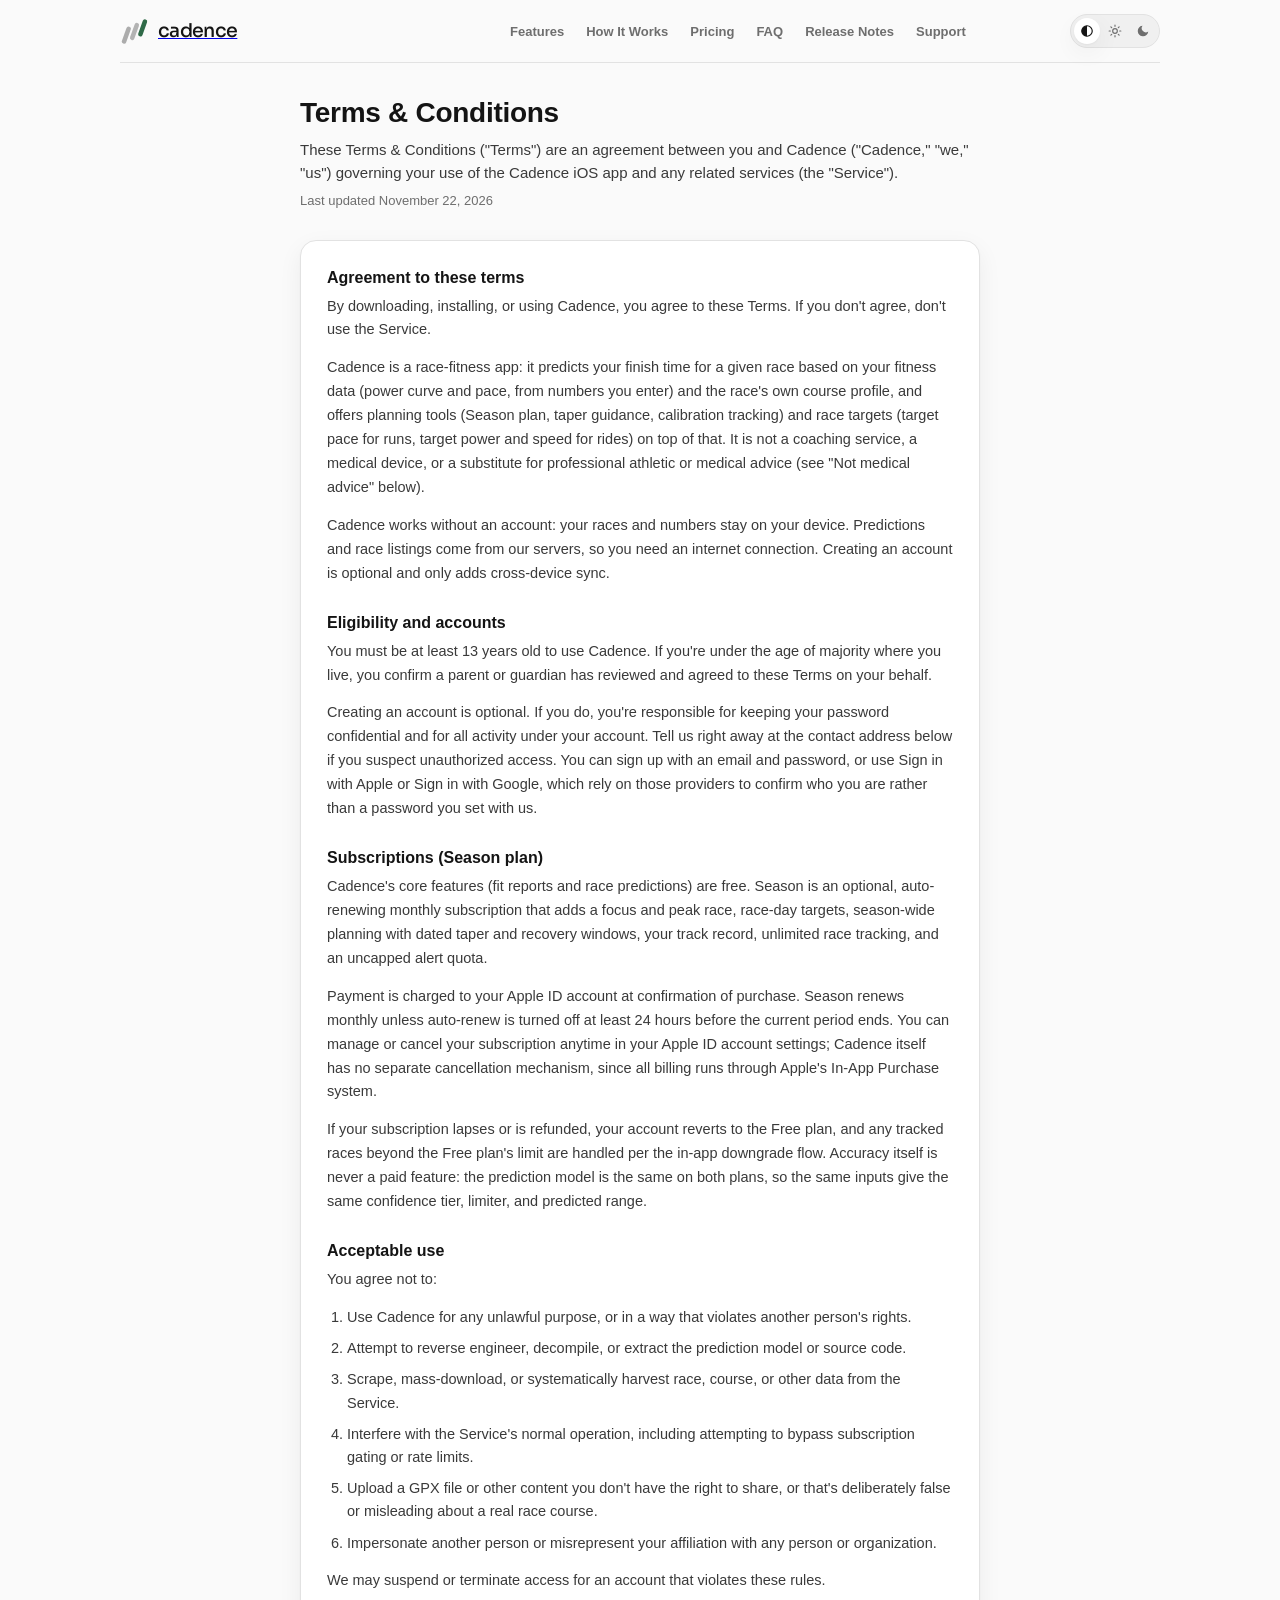
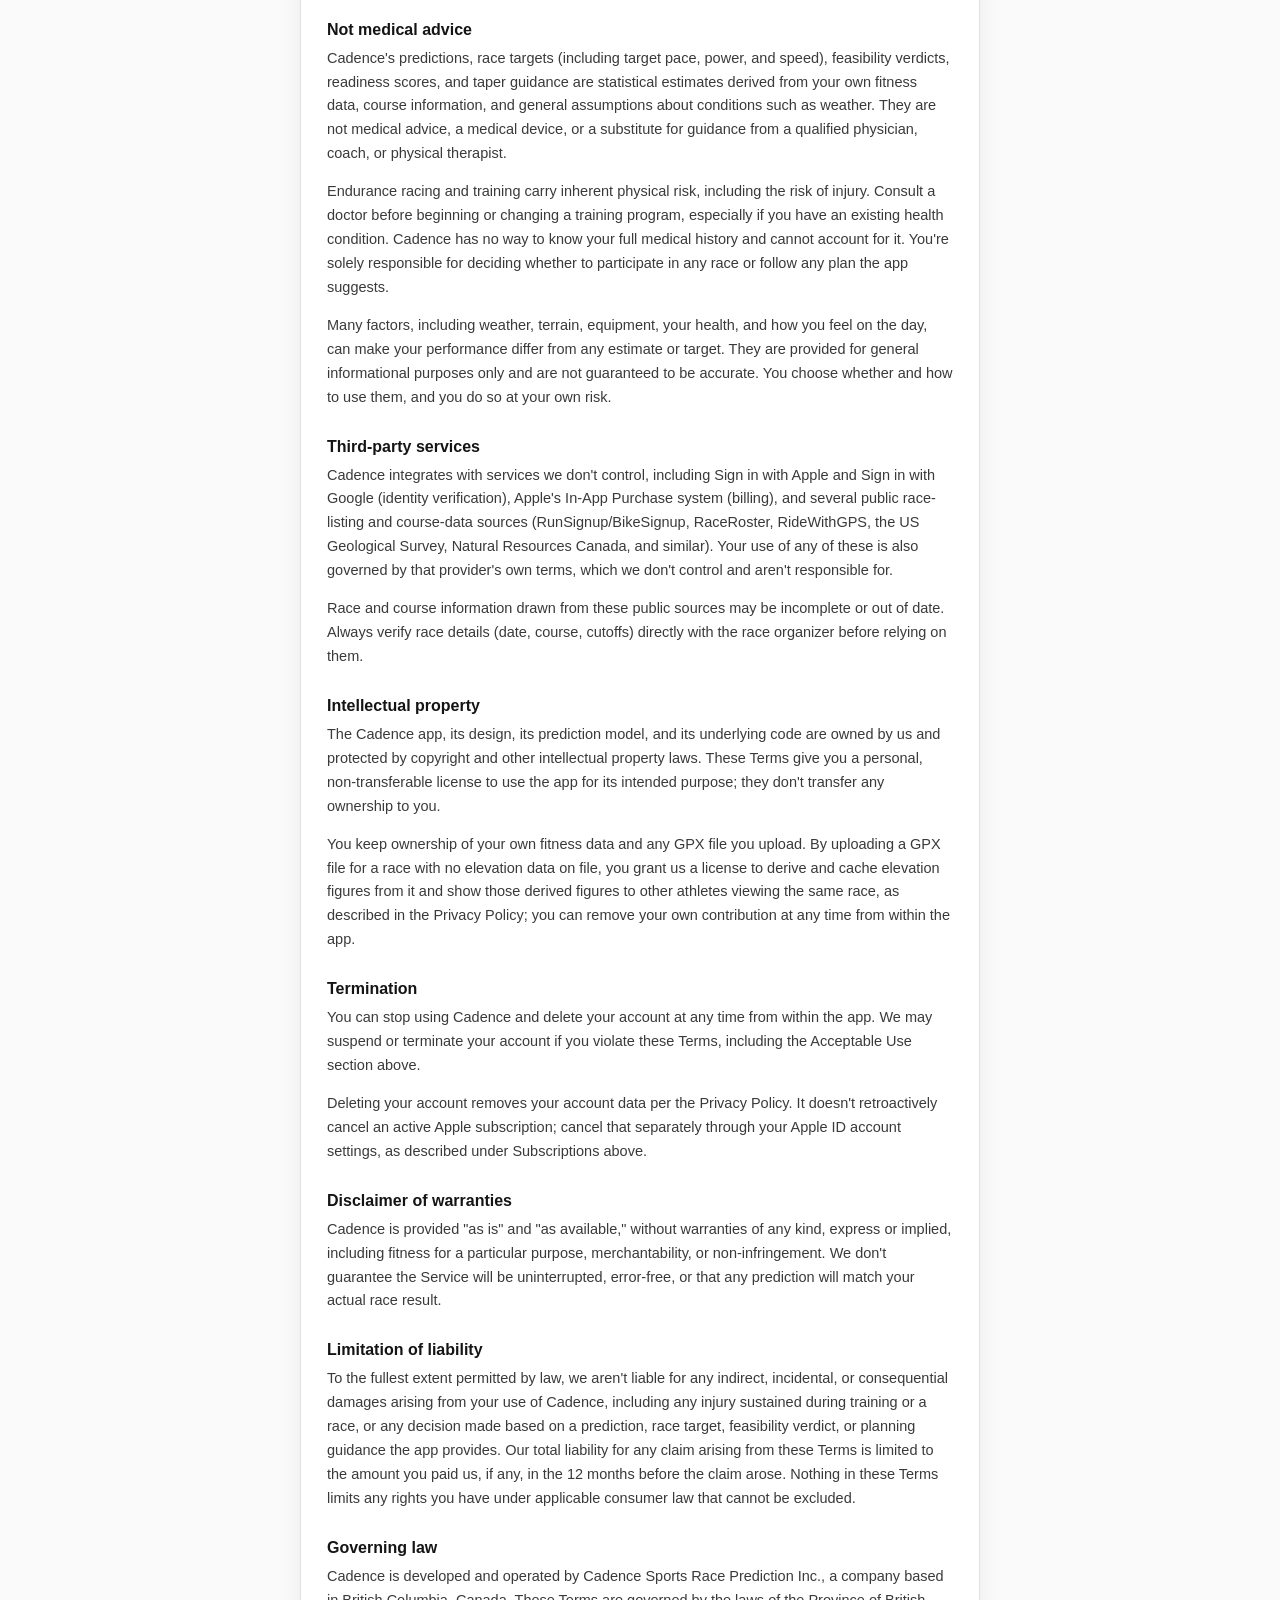
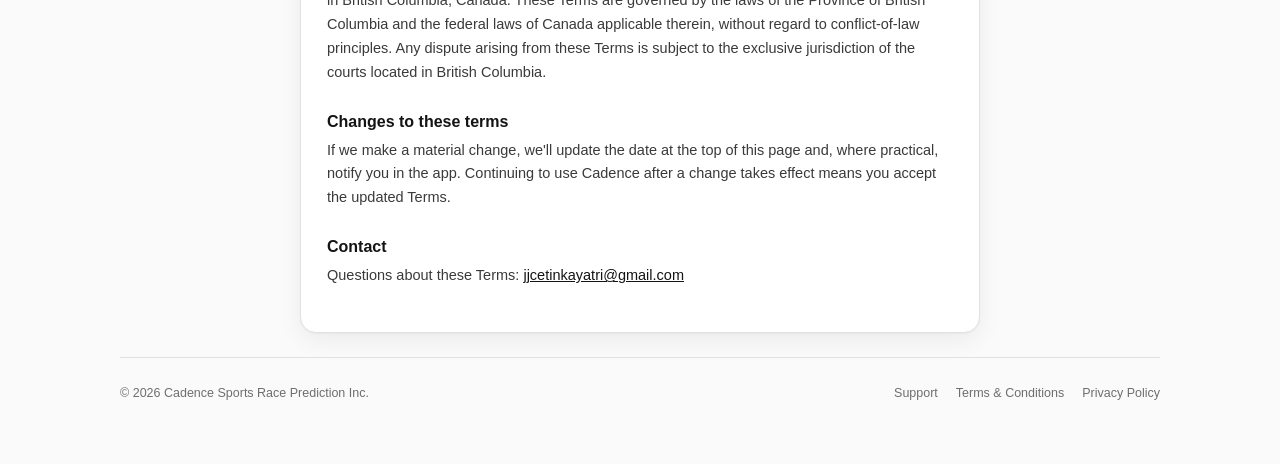
<file: terms/index.html>
<!doctype html>
<html lang="en">
<head>
<meta charset="utf-8" />
<meta name="viewport" content="width=device-width, initial-scale=1" />
<meta name="description" content="The terms for using Cadence Race Fit." />
<link rel="canonical" href="https://cadencesports.ca/terms/" />
<meta property="og:type" content="website" />
<meta property="og:site_name" content="Cadence Race Fit" />
<meta property="og:title" content="Terms and Conditions | Cadence Race Fit" />
<meta property="og:description" content="The terms for using Cadence Race Fit." />
<meta property="og:url" content="https://cadencesports.ca/terms/" />
<meta name="twitter:card" content="summary_large_image" />
<meta property="og:image" content="https://cadencesports.ca/og-image.png" />
<meta property="og:image:width" content="1200" />
<meta property="og:image:height" content="630" />
<meta property="og:image:alt" content="Cadence: Know if a race fits you before you sign up. A predicted finish range and a fit verdict for any race, from your own numbers." />
<meta name="twitter:image" content="https://cadencesports.ca/og-image.png" />
<link rel="icon" href="/favicon.svg" type="image/svg+xml" />
<link rel="icon" href="/favicon-48.png" sizes="48x48" type="image/png" />
<link rel="apple-touch-icon" href="/apple-touch-icon.png" />
<script async src="https://cdn.telemetrydeck.com/websdk/telemetrydeck.min.js" data-app-id="EA98CEEC-6501-4A61-B501-E230371667DA"></script>
<!-- Cross-document View Transitions — see index.html's own comment on
     this same tag for why. -->
<meta name="view-transition" content="same-origin">
<title>Terms and Conditions | Cadence Race Fit</title>
<script>
  // Must run before first paint — see theme-toggle.js's own comment.
  (function () {
    try {
      var t = localStorage.getItem('cadence-theme');
      if (t === 'light' || t === 'dark') document.documentElement.setAttribute('data-theme', t);
    } catch (e) {}
  })();
</script>
<link rel="preconnect" href="https://fonts.googleapis.com">
<link rel="preconnect" href="https://fonts.gstatic.com" crossorigin>
<link href="https://fonts.googleapis.com/css2?family=Sora:wght@500&display=swap" rel="stylesheet">
<style>
  /* Tokens transcribed exactly from ios/Cadence/Theme.swift, same as the
     support page (index.html) at this site's root — one shared palette. */
  :root {
    --bg: #FAFAFA;
    --surface: #FFFFFF;
    --surface-alt: #F0F0F0;
    --divider: #E2E2E2;
    --text: #141414;
    --body-text: #3A3A3A;
    --meta: #6E6E6E;
    --label: #4A4A4A;
    --good: #2F6A48;
    --accent: #141414;
    --on-accent: #FFFFFF;
    --shadow: 0 1px 2px rgba(20, 20, 20, 0.04), 0 8px 24px rgba(20, 20, 20, 0.06);
  }
  @media (prefers-color-scheme: dark) {
    :root:not([data-theme="light"]) {
      --bg: #0C0C0C;
      --surface: #1A1A1A;
      --surface-alt: #131313;
      --divider: #2E2E2E;
      --text: #F5F5F5;
      --body-text: #D0D0D0;
      --meta: #8A8A8A;
      --label: #B5B5B5;
      --good: #5FBF8F;
      --accent: #F5F5F5;
      --on-accent: #000000;
      --shadow: 0 1px 2px rgba(0, 0, 0, 0.3), 0 8px 24px rgba(0, 0, 0, 0.35);
    }
  }
  :root[data-theme="dark"] {
    --bg: #0C0C0C;
    --surface: #1A1A1A;
    --surface-alt: #131313;
    --divider: #2E2E2E;
    --text: #F5F5F5;
    --body-text: #D0D0D0;
    --meta: #8A8A8A;
    --label: #B5B5B5;
    --good: #5FBF8F;
    --accent: #F5F5F5;
    --on-accent: #000000;
    --shadow: 0 1px 2px rgba(0, 0, 0, 0.3), 0 8px 24px rgba(0, 0, 0, 0.35);
  }

  * { box-sizing: border-box; }
  /* Always reserve the vertical scrollbar's space, even on a page short
     enough it doesn't need to scroll — otherwise a page that scrolls
     and one just barely short enough not to (e.g. Release Notes) end up
     with different available widths, and everything centered in the
     body, nav included, visibly shifts a few pixels between them. */
  html { overflow-y: scroll; }
  html, body {
    margin: 0;
    padding: 0;
    background: var(--bg);
    color: var(--text);
    font-family: -apple-system, BlinkMacSystemFont, "Segoe UI", Roboto, Helvetica, Arial, sans-serif;
    -webkit-font-smoothing: antialiased;
  }
  body {
    display: flex;
    justify-content: center;
    min-height: 100vh;
  }
  /* 1080px to match every other page — nav lives inside main, so main's
     own max-width is what nav's visible width tracks; .content below
     narrows the actual readable text back down. No top padding: nav
     must sit flush with the very top of the page at rest, exactly where
     it ends up once stuck (position: sticky, top: 0) after scrolling —
     padding here would only show before the first scroll and vanish the
     moment nav sticks, making nav look shorter on a page you land on
     already scrolled (e.g. via an anchor link) than one you load at rest. */
  main {
    width: 100%;
    max-width: 1080px;
    padding: 0 20px 64px;
  }
  /* Centered on the page, same as this page always looked — main itself
     used to be this same narrow width and centered as a whole, so nav
     and content were centered together. nav is wider now (for its own
     width-consistency across pages), but the actual content keeps the
     centered position it always had rather than shifting to flush-left
     under the now-wider nav's logo. */
  .content {
    max-width: 680px;
    margin: 0 auto;
  }

  /* Nav/brand/footer styling lives in the shared /nav.css (linked in
     <head>), not here — see that file's own header comment for why. */

  h1 {
    font-size: 28px;
    line-height: 1.25;
    margin: 0 0 8px;
    letter-spacing: -0.01em;
  }
  .lede {
    color: var(--body-text);
    font-size: 15px;
    line-height: 1.55;
    margin: 0 0 8px;
  }
  .asof {
    color: var(--meta);
    font-size: 13px;
    margin: 0 0 32px;
  }

  .legal {
    background: var(--surface);
    border: 1px solid var(--divider);
    border-radius: 16px;
    box-shadow: var(--shadow);
    padding: 28px 26px 30px;
  }
  .legal h2 {
    font-size: 16px;
    font-weight: 600;
    margin: 28px 0 8px;
  }
  .legal h2:first-child { margin-top: 0; }
  .legal p {
    font-size: 14.5px;
    line-height: 1.65;
    color: var(--body-text);
    margin: 0 0 14px;
  }
  .legal ol, .legal ul {
    margin: 0 0 14px;
    padding-left: 20px;
  }
  .legal li {
    font-size: 14.5px;
    line-height: 1.6;
    color: var(--body-text);
    margin-bottom: 8px;
  }
  .legal strong { color: var(--text); font-weight: 600; }
  .legal a { color: var(--text); }

</style>
<link rel="stylesheet" href="/nav.css">
</head>
<body>
  <main>
    <nav>
      <a class="brand" href="/" aria-label="Cadence home">
        <svg viewBox="0 0 32 32" role="img" aria-label="Cadence">
          <line x1="4.5" y1="27" x2="9.5" y2="13" stroke="var(--meta)" stroke-width="5" stroke-linecap="round" opacity="0.55"></line>
          <line x1="13.5" y1="23" x2="18.5" y2="9" stroke="var(--meta)" stroke-width="5" stroke-linecap="round" opacity="0.5"></line>
          <line x1="22.5" y1="19" x2="27.5" y2="5" stroke="var(--good)" stroke-width="5" stroke-linecap="round"></line>
        </svg>
        <span class="brand-word">cadence</span>
      </a>
      <div class="nav-right">
        <div class="nav-links" id="nav-links">
        <a href="/features/">Features</a>
        <a href="/how-it-works/">How It Works</a>
        <a href="/pricing/">Pricing</a>
        <a href="/faq/">FAQ</a>
        <a href="/release-notes/">Release Notes</a>
        <a href="/support/">Support</a>
      </div>
        <div class="theme-toggle" role="group" aria-label="Appearance">
          <button type="button" data-theme-choice="system" aria-label="System appearance" aria-pressed="false">
            <svg viewBox="0 0 24 24"><circle cx="12" cy="12" r="9" fill="none" stroke="currentColor" stroke-width="2"></circle><path d="M12 3a9 9 0 000 18z" fill="currentColor"></path></svg>
          </button>
          <button type="button" data-theme-choice="light" aria-label="Light appearance" aria-pressed="false">
            <svg viewBox="0 0 24 24" fill="none" stroke="currentColor" stroke-width="2" stroke-linecap="round"><circle cx="12" cy="12" r="4"></circle><path d="M12 2v2M12 20v2M4.93 4.93l1.41 1.41M17.66 17.66l1.41 1.41M2 12h2M20 12h2M4.93 19.07l1.41-1.41M17.66 6.34l1.41-1.41"></path></svg>
          </button>
          <button type="button" data-theme-choice="dark" aria-label="Dark appearance" aria-pressed="false">
            <svg viewBox="0 0 24 24" fill="currentColor"><path d="M21 12.79A9 9 0 1111.21 3 7 7 0 0021 12.79z"></path></svg>
          </button>
        </div>
        <button class="menu-btn" type="button" aria-expanded="false" aria-controls="nav-links" aria-label="Menu"><svg class="bars" width="18" height="18" viewBox="0 0 24 24" fill="none" stroke="currentColor" stroke-width="2" stroke-linecap="round"><path d="M4 7h16M4 12h16M4 17h16"/></svg><svg class="x" width="18" height="18" viewBox="0 0 24 24" fill="none" stroke="currentColor" stroke-width="2" stroke-linecap="round"><path d="M6 6l12 12M18 6L6 18"/></svg></button>
      </div>
    </nav>
    <div class="content">

    <h1>Terms &amp; Conditions</h1>
    <p class="lede">These Terms &amp; Conditions ("Terms") are an agreement between you and Cadence ("Cadence," "we," "us") governing your use of the Cadence iOS app and any related services (the "Service").</p>
    <p class="asof">Last updated November 22, 2026</p>

    <div class="legal">
      <h2>Agreement to these terms</h2>
      <p>By downloading, installing, or using Cadence, you agree to these Terms. If you don't agree, don't use the Service.</p>
      <p>Cadence is a race-fitness app: it predicts your finish time for a given race based on your fitness data (power curve and pace, from numbers you enter) and the race's own course profile, and offers planning tools (Season plan, taper guidance, calibration tracking) and race targets (target pace for runs, target power and speed for rides) on top of that. It is not a coaching service, a medical device, or a substitute for professional athletic or medical advice (see "Not medical advice" below).</p>
      <p>Cadence works without an account: your races and numbers stay on your device. Predictions and race listings come from our servers, so you need an internet connection. Creating an account is optional and only adds cross-device sync.</p>

      <h2>Eligibility and accounts</h2>
      <p>You must be at least 13 years old to use Cadence. If you're under the age of majority where you live, you confirm a parent or guardian has reviewed and agreed to these Terms on your behalf.</p>
      <p>Creating an account is optional. If you do, you're responsible for keeping your password confidential and for all activity under your account. Tell us right away at the contact address below if you suspect unauthorized access. You can sign up with an email and password, or use Sign in with Apple or Sign in with Google, which rely on those providers to confirm who you are rather than a password you set with us.</p>

      <h2>Subscriptions (Season plan)</h2>
      <p>Cadence's core features (fit reports and race predictions) are free. Season is an optional, auto-renewing monthly subscription that adds a focus and peak race, race-day targets, season-wide planning with dated taper and recovery windows, your track record, unlimited race tracking, and an uncapped alert quota.</p>
      <p>Payment is charged to your Apple ID account at confirmation of purchase. Season renews monthly unless auto-renew is turned off at least 24 hours before the current period ends. You can manage or cancel your subscription anytime in your Apple ID account settings; Cadence itself has no separate cancellation mechanism, since all billing runs through Apple's In-App Purchase system.</p>
      <p>If your subscription lapses or is refunded, your account reverts to the Free plan, and any tracked races beyond the Free plan's limit are handled per the in-app downgrade flow. Accuracy itself is never a paid feature: the prediction model is the same on both plans, so the same inputs give the same confidence tier, limiter, and predicted range.</p>

      <h2>Acceptable use</h2>
      <p>You agree not to:</p>
      <ol>
        <li>Use Cadence for any unlawful purpose, or in a way that violates another person's rights.</li>
        <li>Attempt to reverse engineer, decompile, or extract the prediction model or source code.</li>
        <li>Scrape, mass-download, or systematically harvest race, course, or other data from the Service.</li>
        <li>Interfere with the Service's normal operation, including attempting to bypass subscription gating or rate limits.</li>
        <li>Upload a GPX file or other content you don't have the right to share, or that's deliberately false or misleading about a real race course.</li>
        <li>Impersonate another person or misrepresent your affiliation with any person or organization.</li>
      </ol>
      <p>We may suspend or terminate access for an account that violates these rules.</p>

      <h2>Not medical advice</h2>
      <p>Cadence's predictions, race targets (including target pace, power, and speed), feasibility verdicts, readiness scores, and taper guidance are statistical estimates derived from your own fitness data, course information, and general assumptions about conditions such as weather. They are not medical advice, a medical device, or a substitute for guidance from a qualified physician, coach, or physical therapist.</p>
      <p>Endurance racing and training carry inherent physical risk, including the risk of injury. Consult a doctor before beginning or changing a training program, especially if you have an existing health condition. Cadence has no way to know your full medical history and cannot account for it. You're solely responsible for deciding whether to participate in any race or follow any plan the app suggests.</p>
      <p>Many factors, including weather, terrain, equipment, your health, and how you feel on the day, can make your performance differ from any estimate or target. They are provided for general informational purposes only and are not guaranteed to be accurate. You choose whether and how to use them, and you do so at your own risk.</p>

      <h2>Third-party services</h2>
      <p>Cadence integrates with services we don't control, including Sign in with Apple and Sign in with Google (identity verification), Apple's In-App Purchase system (billing), and several public race-listing and course-data sources (RunSignup/BikeSignup, RaceRoster, RideWithGPS, the US Geological Survey, Natural Resources Canada, and similar). Your use of any of these is also governed by that provider's own terms, which we don't control and aren't responsible for.</p>
      <p>Race and course information drawn from these public sources may be incomplete or out of date. Always verify race details (date, course, cutoffs) directly with the race organizer before relying on them.</p>

      <h2>Intellectual property</h2>
      <p>The Cadence app, its design, its prediction model, and its underlying code are owned by us and protected by copyright and other intellectual property laws. These Terms give you a personal, non-transferable license to use the app for its intended purpose; they don't transfer any ownership to you.</p>
      <p>You keep ownership of your own fitness data and any GPX file you upload. By uploading a GPX file for a race with no elevation data on file, you grant us a license to derive and cache elevation figures from it and show those derived figures to other athletes viewing the same race, as described in the Privacy Policy; you can remove your own contribution at any time from within the app.</p>

      <h2>Termination</h2>
      <p>You can stop using Cadence and delete your account at any time from within the app. We may suspend or terminate your account if you violate these Terms, including the Acceptable Use section above.</p>
      <p>Deleting your account removes your account data per the Privacy Policy. It doesn't retroactively cancel an active Apple subscription; cancel that separately through your Apple ID account settings, as described under Subscriptions above.</p>

      <h2>Disclaimer of warranties</h2>
      <p>Cadence is provided "as is" and "as available," without warranties of any kind, express or implied, including fitness for a particular purpose, merchantability, or non-infringement. We don't guarantee the Service will be uninterrupted, error-free, or that any prediction will match your actual race result.</p>

      <h2>Limitation of liability</h2>
      <p>To the fullest extent permitted by law, we aren't liable for any indirect, incidental, or consequential damages arising from your use of Cadence, including any injury sustained during training or a race, or any decision made based on a prediction, race target, feasibility verdict, or planning guidance the app provides. Our total liability for any claim arising from these Terms is limited to the amount you paid us, if any, in the 12 months before the claim arose. Nothing in these Terms limits any rights you have under applicable consumer law that cannot be excluded.</p>

      <h2>Governing law</h2>
      <p>Cadence is developed and operated by Cadence Sports Race Prediction Inc., a company based in British Columbia, Canada. These Terms are governed by the laws of the Province of British Columbia and the federal laws of Canada applicable therein, without regard to conflict-of-law principles. Any dispute arising from these Terms is subject to the exclusive jurisdiction of the courts located in British Columbia.</p>

      <h2>Changes to these terms</h2>
      <p>If we make a material change, we'll update the date at the top of this page and, where practical, notify you in the app. Continuing to use Cadence after a change takes effect means you accept the updated Terms.</p>

      <h2>Contact</h2>
      <p>Questions about these Terms: <a href="mailto:jjcetinkayatri@gmail.com">jjcetinkayatri@gmail.com</a></p>
    </div>

    </div>
    <footer>
      <span>&copy; 2026 Cadence Sports Race Prediction Inc.</span>
      <div class="foot-links">
        <a href="/support/">Support</a>
        <a href="/terms/">Terms &amp; Conditions</a>
        <a href="/privacy/">Privacy Policy</a>
      </div>
    </footer>
  </main>
<script src="/theme-toggle.js"></script>
</body>
</html>
</file>
<file: nav.css>
/* Shared nav + footer styling — the ONE definition used by every page
   on the site, loaded via <link rel="stylesheet" href="/nav.css">
   instead of being duplicated in each page's own <style> block. Every
   nav-positioning bug chased in
   this project turned out to be a CSS difference between five
   hand-copied blocks that looked identical but weren't quite (brand
   sizing, nav width tracking each page's own main, a bold-vs-color
   rendering quirk, a footer in a narrower container than nav). A shared
   file makes that whole category of bug structurally impossible: there
   is only one nav, one footer, used everywhere, so there is nothing
   left for them to drift apart from.

   Relies on each page's own :root custom properties (--bg, --text,
   --meta, --good, --divider, --surface-alt, --surface, --shadow, --on-
   accent) already being defined before this loads, since those are the
   actual color system (transcribed from ios/Cadence/Theme.swift) and
   belong with each page's light/dark tokens, not here. Everything about
   nav itself — including the gap below it, now 32px on every page — is
   fixed here with no per-page override left at all, by request: the
   homepage used to get 44px (its hero felt like it wanted more room)
   and the other four got 22px, and that was still a visible difference
   between pages even after nav's own position/width were proven
   identical. */

.brand { display: flex; align-items: center; gap: 9px; }
.brand svg { width: 29px; height: 29px; flex-shrink: 0; }
.brand-word { font-family: "Sora", sans-serif; font-weight: 500; font-size: 19px; letter-spacing: -0.035em; color: var(--text); }

nav {
  display: flex; align-items: center; justify-content: space-between;
  padding: 14px 0; margin-bottom: 32px;
  position: sticky; top: 0; z-index: 20;
  background: var(--bg);
  border-bottom: 1px solid var(--divider);
  /* Same name on every page (paired with the <meta name="view-transition">
     tag in each page's own <head>) tells the browser nav is one
     continuous element across a page navigation, not old-page-content
     replaced by new-page-content — so a Support -> FAQ click can stop
     looking like the nav itself got swapped out and back in. */
  view-transition-name: site-nav;
}
.nav-brand-link { text-decoration: none; }
.nav-right { display: flex; align-items: center; gap: 20px; }
/* Fixed width (desktop only — overridden back to auto in the mobile
   media query below, where nav-links becomes a dropdown and this
   doesn't apply).
   On macOS, a link rendering in --good green vs the default grey
   measurably changes that glyph's own antialiased width by a couple
   pixels — more for a long word ("Release Notes") than a short one
   ("FAQ"). Since nav-right (nav-links + the toggle) is pinned to nav's
   right edge, that width change shifted the whole Features/Pricing/FAQ
   block, not just the word that changed color. A fixed width means
   nav-links' own box can't grow or shrink no matter how any word
   renders. Natural content width with all six links (Features, Pricing,
   FAQ, How It Works, Release Notes, Support) measures ~458px in this
   sandbox's Linux Chromium — but a too-tight buffer on that exact
   measurement (465px) shipped broken: real browsers (confirmed via a
   user screenshot) render the system-font stack wider than Linux's
   substitute font, overflowing the box and visually colliding "Release
   Notes"/"How It Works" into the theme toggle. 540px leaves real slack
   above any single-environment measurement instead of chasing another
   exact number this sandbox can't verify cross-platform. */
.nav-links { display: flex; gap: 22px; width: 540px; flex-shrink: 0; }
/* font-family pinned explicitly, not inherited from each page's own body
   font: the homepage loads "Inter" as a webfont while every other page
   uses the plain system-font stack, and since these links sit left-to-
   right in a fixed-gap flex row, a different typeface renders each word
   at a different width — shifting every link after the first one. That
   mismatch was the real cause of nav "shifting" specifically between the
   homepage and any other page (never between two non-homepage pages,
   which already shared the same font). Pinning it here means nav text
   renders identically everywhere regardless of what font a page's own
   body text uses. */
.nav-links a { font-family: -apple-system, BlinkMacSystemFont, "Segoe UI", Roboto, Helvetica, Arial, sans-serif; font-size: 13px; font-weight: 600; color: var(--meta); text-decoration: none; white-space: nowrap; }
.nav-links a:hover { color: var(--text); }
/* Color only — never font-weight. Bold text is physically wider, and a
   width change in .nav-links shifts the whole block beside it (see
   above) — this is what was reported as nav "moving". */
.nav-links a.current { color: var(--good); }

/* System/Light/Dark — same three choices, same order, as the app's own
   Settings -> Appearance picker (Theme.swift's Appearance enum). Icons
   only (sun/moon/half-circle), no new colors beyond the existing
   --surface-alt/--divider/--text/--meta tokens. */
.theme-toggle { display: flex; gap: 2px; background: var(--surface-alt); border: 1px solid var(--divider); border-radius: 999px; padding: 3px; flex: none; }
.theme-toggle button {
  display: flex; align-items: center; justify-content: center;
  width: 26px; height: 26px; border: none; background: transparent; border-radius: 999px;
  color: var(--meta); cursor: pointer; padding: 0;
}
.theme-toggle button svg { width: 14px; height: 14px; }
.theme-toggle button:hover { color: var(--text); }
.theme-toggle button.active { background: var(--surface); color: var(--text); box-shadow: var(--shadow); }

footer {
  margin-top: 24px; padding-top: 28px; border-top: 1px solid var(--divider);
  display: flex; flex-wrap: wrap; gap: 14px; align-items: center; justify-content: space-between;
  font-family: -apple-system, BlinkMacSystemFont, "Segoe UI", Roboto, Helvetica, Arial, sans-serif;
  font-size: 12.5px; color: var(--meta);
}
footer a { color: var(--meta); text-decoration: none; }
footer a:hover { color: var(--text); }
.foot-links { display: flex; gap: 18px; flex-wrap: wrap; }

/* Mobile menu button and its dim backdrop: hidden on desktop, where the
   six links sit inline. theme-toggle.js wires the button and creates the
   backdrop element, so no page needs extra markup beyond the button. */
.menu-btn {
  display: none; width: 36px; height: 36px; padding: 0; flex: none;
  align-items: center; justify-content: center; cursor: pointer;
  border: 1px solid var(--divider); border-radius: 10px;
  background: var(--surface); color: var(--text);
}
.menu-btn:focus-visible { outline: 2px solid var(--good); outline-offset: 2px; }
.menu-btn .x { display: none; }
.menu-btn[aria-expanded="true"] .bars { display: none; }
.menu-btn[aria-expanded="true"] .x { display: block; }
.nav-scrim { display: none; }

/* Phone and small tablet: one compact row (logo, theme toggle, menu
   button). The six links move into a dropdown of 48px rows below the
   bar, so the page starts near the top of the screen instead of under a
   330px stack of wrapped links. Breakpoint stays 900px so the row layout
   never gets tight enough to collide with the toggle. */
@media (max-width: 900px) {
  nav { gap: 10px; }
  .nav-right { gap: 8px; }
  .menu-btn { display: flex; }
  .nav-links {
    display: none; position: absolute; top: 100%; left: -20px; right: -20px;
    width: auto; flex-shrink: 1; flex-direction: column; gap: 0;
    padding: 6px 20px 12px; background: var(--bg);
    border-bottom: 1px solid var(--divider); box-shadow: var(--shadow);
  }
  nav.open .nav-links { display: flex; }
  /* The bar only spans the page's content width, so while the backdrop is
     up its 20px side margins would show grey beside the logo and button.
     Paint the bar's background out to the screen edges while open. */
  nav.open::before {
    content: ""; position: absolute; top: 0; bottom: 0; left: -20px; right: -20px;
    background: var(--bg); z-index: -1;
  }
  .nav-links a {
    display: flex; align-items: center; justify-content: space-between;
    min-height: 48px; font-size: 15px; color: var(--text);
    border-bottom: 1px solid var(--divider);
  }
  .nav-links a:last-child { border-bottom: none; }
  .nav-links a::after { content: "\203A"; color: var(--meta); }
  .nav-links a.current { color: var(--good); }
  .nav-scrim.show { display: block; position: fixed; inset: 0; z-index: 19; background: rgba(0, 0, 0, 0.35); }
}
</file>
